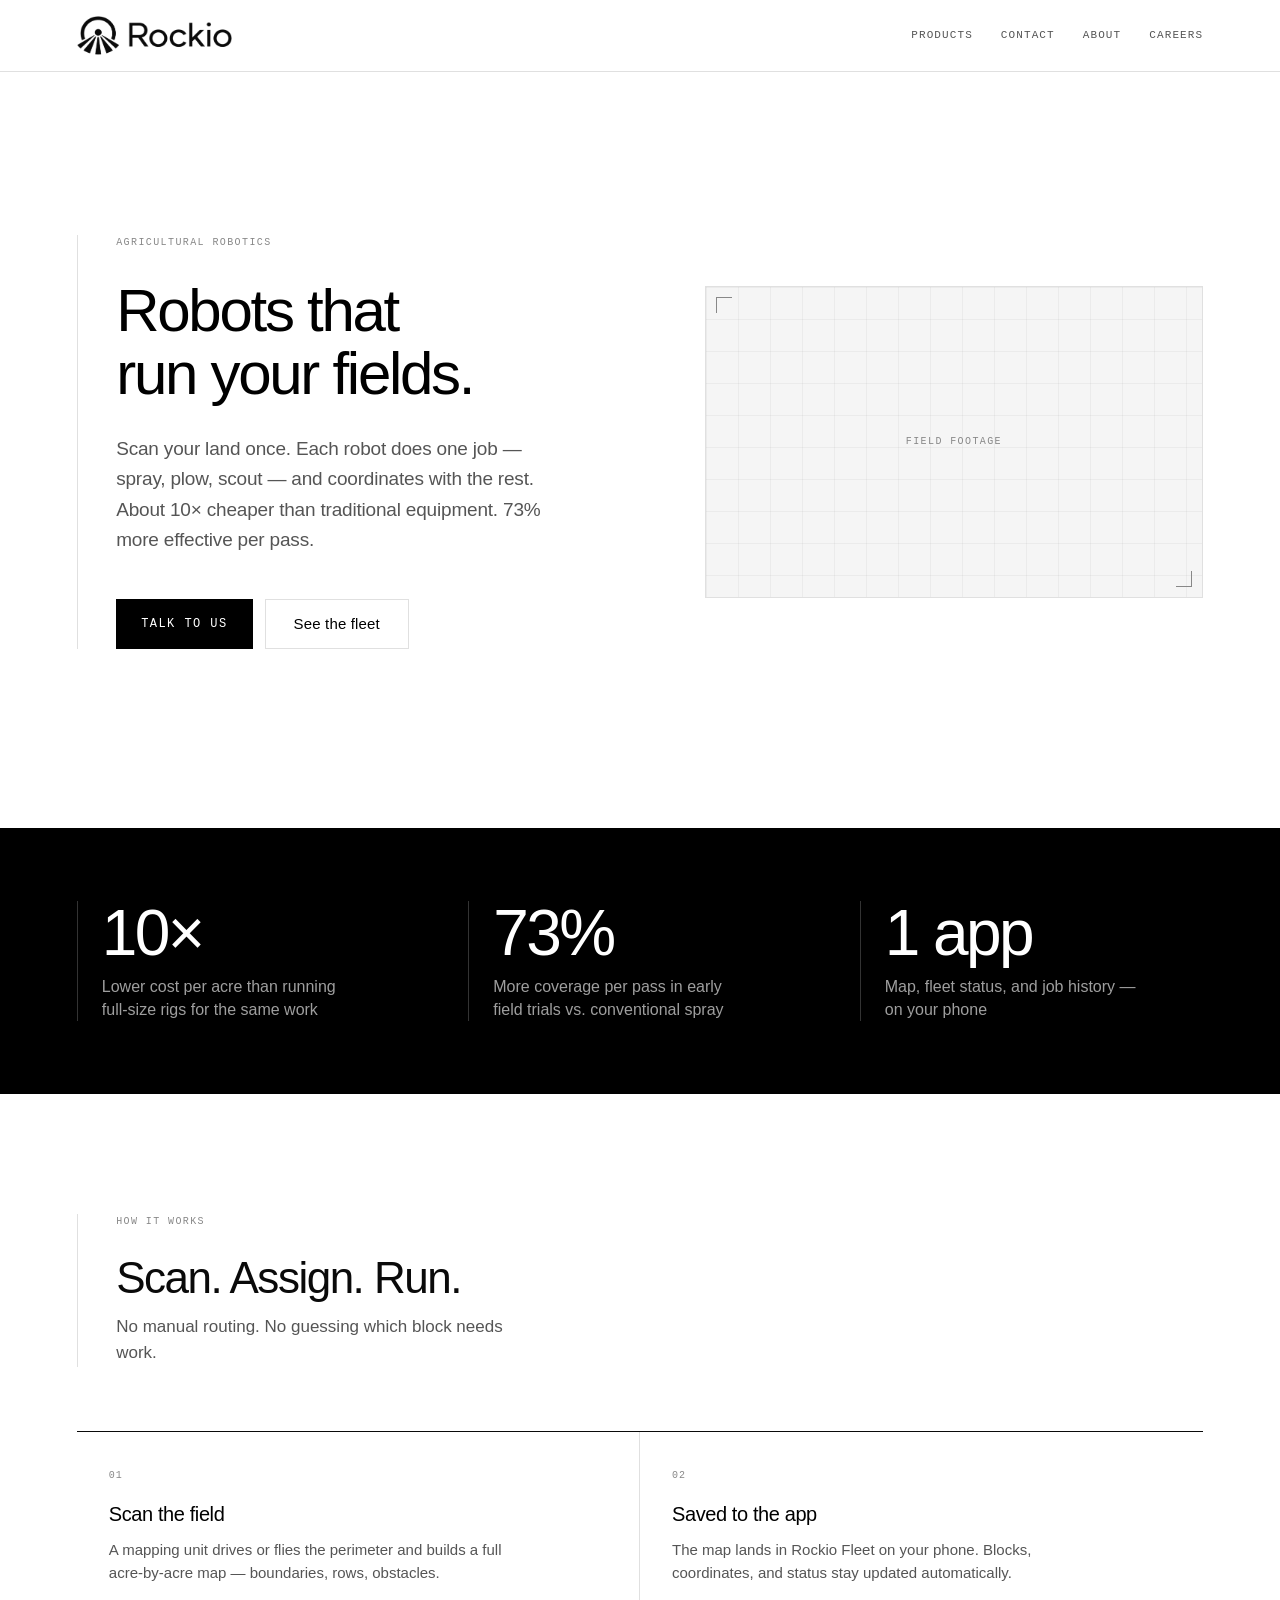
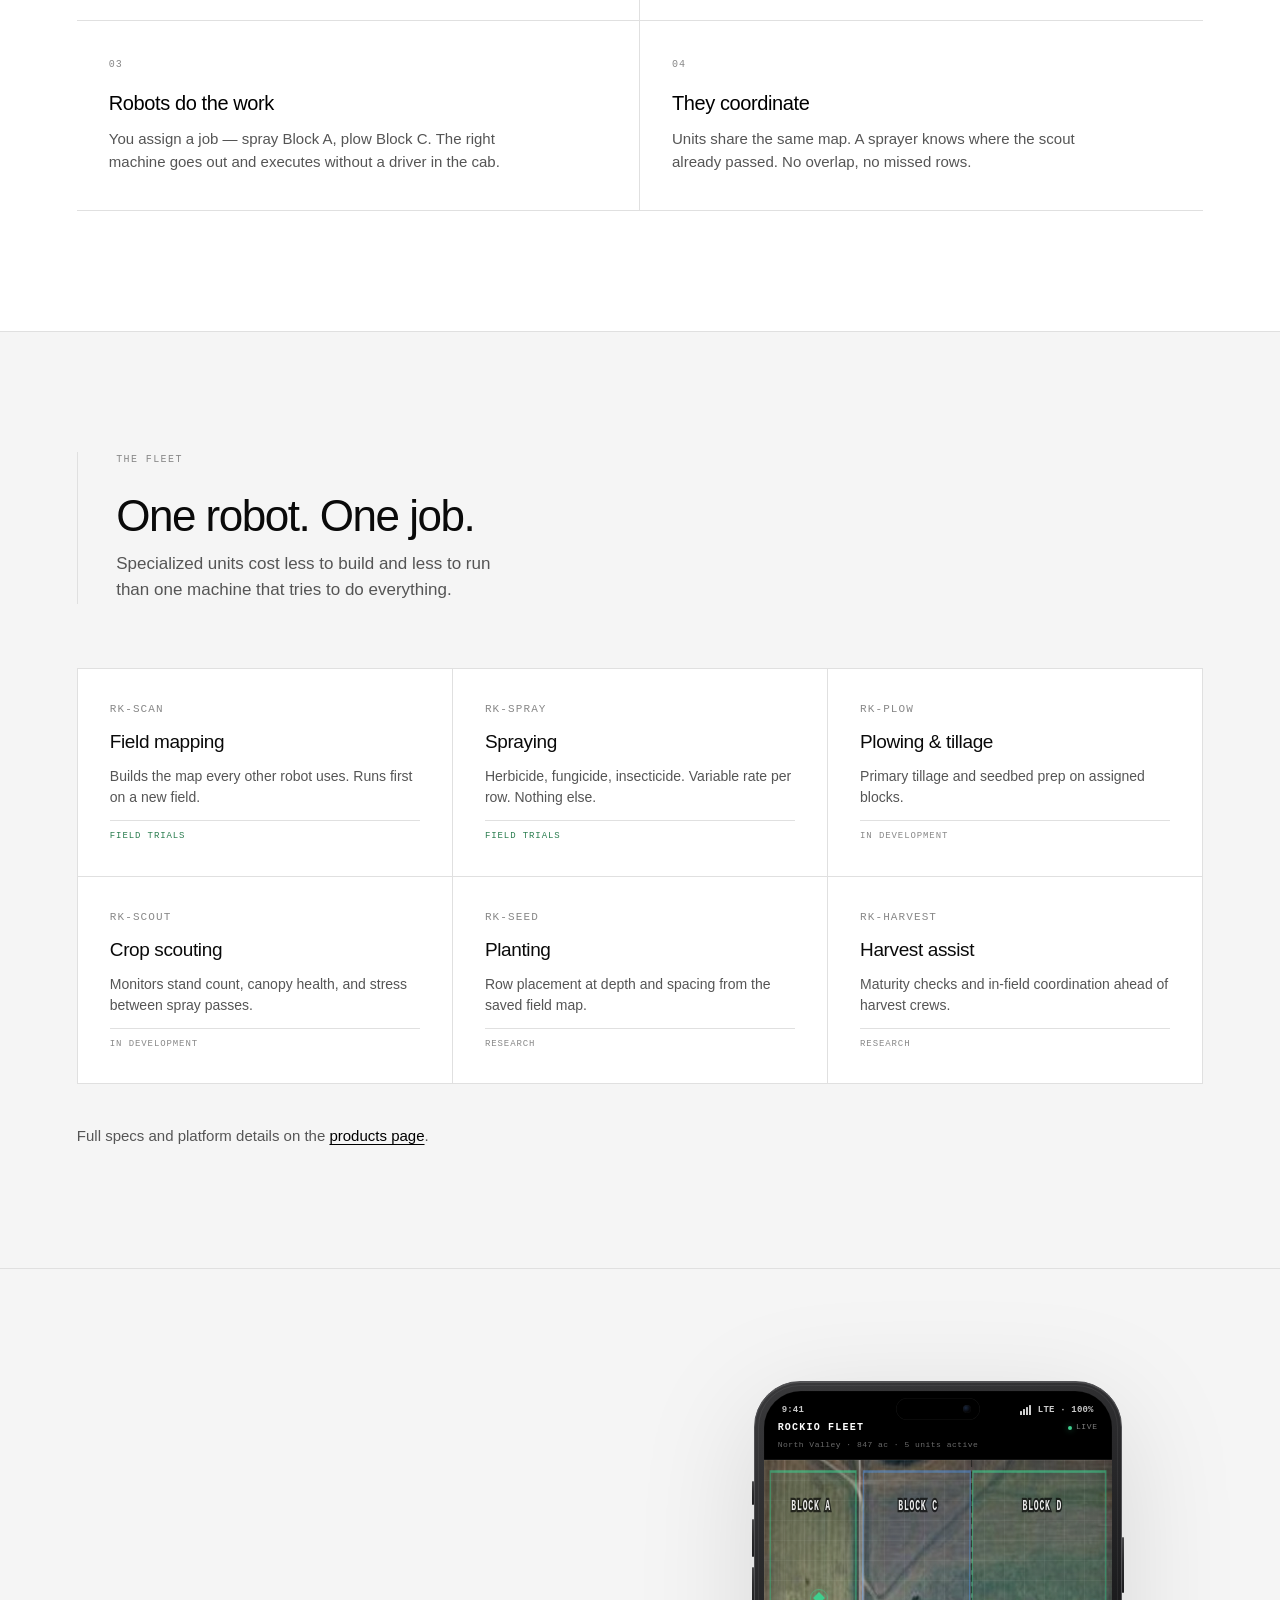
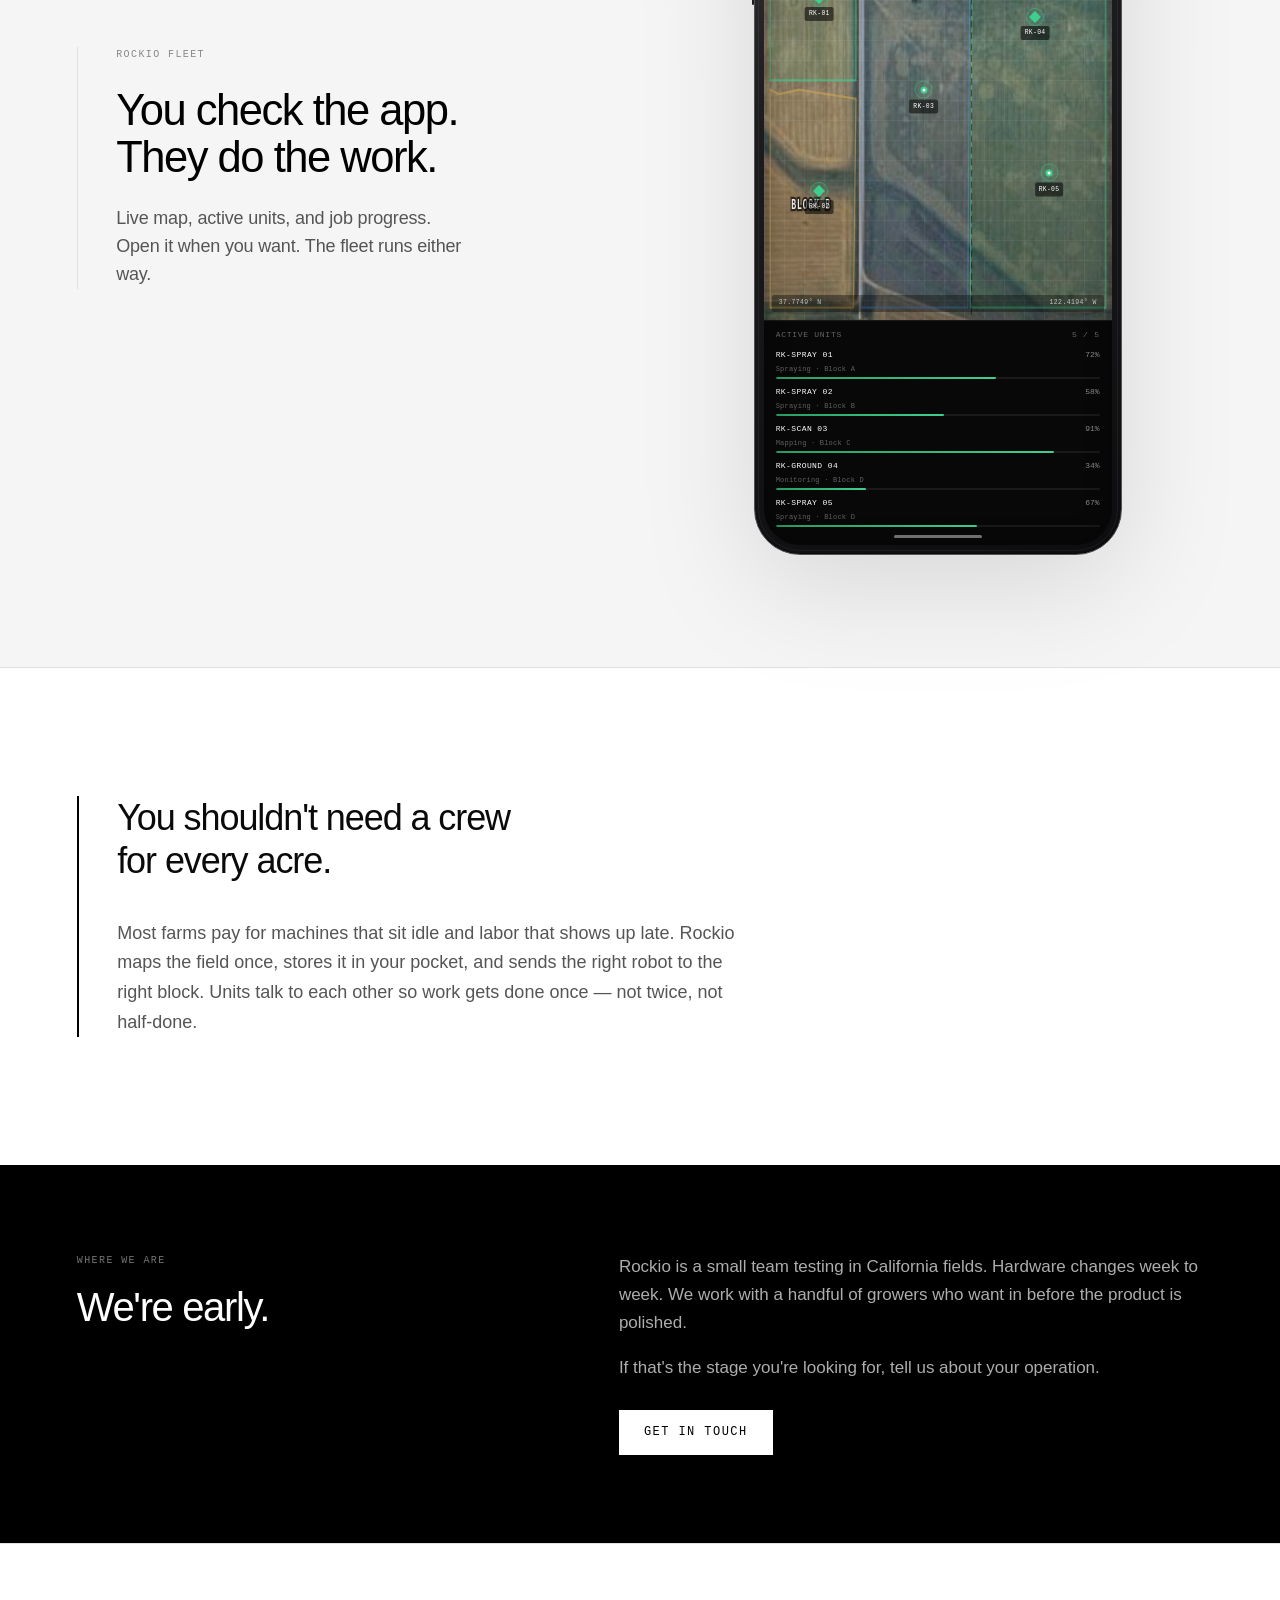
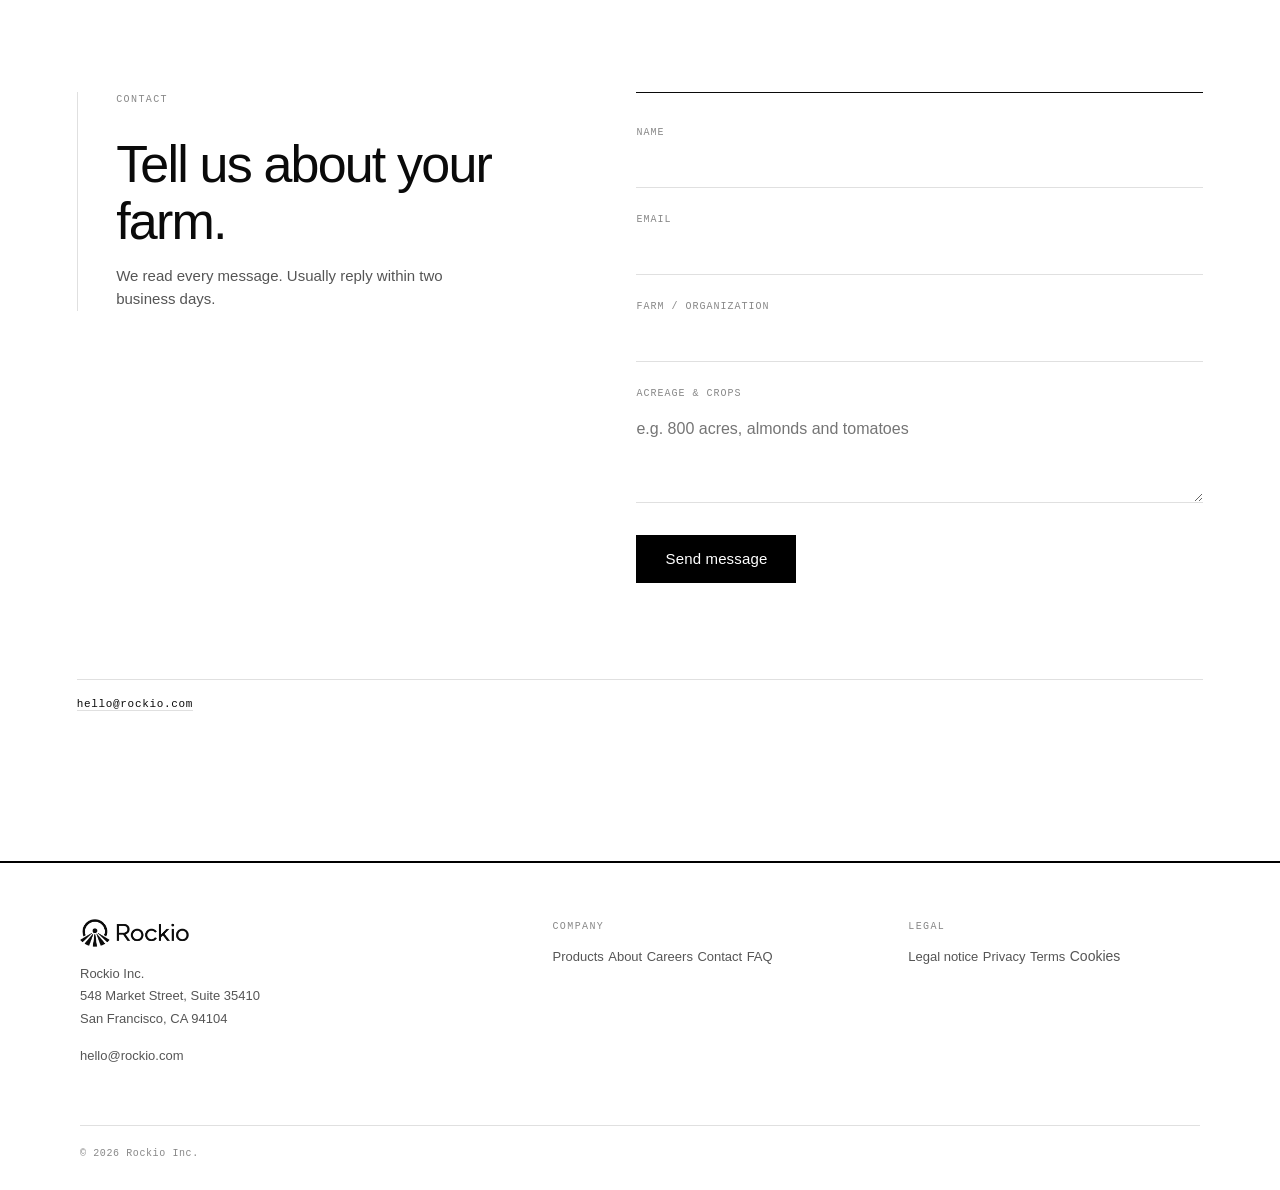
<file: index.html>
<!DOCTYPE html>
<html lang="en">
<head>
  <meta charset="UTF-8">
  <meta name="viewport" content="width=device-width, initial-scale=1.0, viewport-fit=cover">
  <title>Rockio — Autonomous Farm Robots</title>
  <meta name="description" content="Rockio builds autonomous robots for agriculture — 10× cheaper, 73% more effective. Scan your fields, control the fleet from one app.">
  <link rel="stylesheet" href="styles.css">
  <link rel="stylesheet" href="video-slot.css">
  <link rel="stylesheet" href="hero-app.css">
  <link rel="stylesheet" href="authority.css">
  <link rel="stylesheet" href="home.css">
</head>
<body data-page="home">

  <header class="site-header">
    <a href="index.html" class="logo" aria-label="Rockio">
      <img src="images/logo-header.png" alt="Rockio" class="logo-img" width="187" height="48">
    </a>
    <nav class="site-nav" aria-label="Primary">
      <div class="site-nav-links">
        <a href="products.html">Products</a>
        <a href="#contact">Contact</a>
        <a href="about.html">About</a>
        <a href="careers.html">Careers</a>
      </div>
    </nav>
    <button class="menu-toggle" aria-label="Open menu" aria-expanded="false">
      <span></span>
      <span></span>
    </button>
  </header>

  <div class="mobile-menu" aria-hidden="true">
    <nav aria-label="Mobile">
      <a href="products.html">Products</a>
      <a href="#contact">Contact</a>
      <a href="about.html">About</a>
      <a href="careers.html">Careers</a>
    </nav>
  </div>

  <main>

    <section class="home-hero">
      <div class="home-hero-inner">
        <div class="home-hero-copy">
          <p class="home-eyebrow">Agricultural robotics</p>
          <h1 class="home-hero-title">Robots that run your fields.</h1>
          <p class="home-hero-lead">Scan your land once. Each robot does one job — spray, plow, scout — and coordinates with the rest. About 10× cheaper than traditional equipment. 73% more effective per pass.</p>
          <div class="home-hero-actions">
            <a href="#contact" class="cta">Talk to us</a>
            <a href="#fleet" class="cta-secondary">See the fleet</a>
          </div>
        </div>
        <figure class="home-hero-visual hero-video-wrap" aria-label="Rockio robots in the field">
          <div class="hero-video video-slot-frame">
            <video class="hero-video-player video-slot-player" autoplay muted loop playsinline preload="metadata" title="Rockio field operations">
              <!-- <source src="videos/hero.mp4" type="video/mp4"> -->
            </video>
            <div class="video-slot-placeholder hero-video-placeholder">
              <span class="video-slot-label">Field footage</span>
            </div>
          </div>
        </figure>
      </div>
    </section>

    <section class="home-stats" aria-label="Key metrics">
      <div class="home-stats-inner">
        <div class="home-stat">
          <p class="home-stat-value">10×</p>
          <p class="home-stat-label">Lower cost per acre than running full-size rigs for the same work</p>
        </div>
        <div class="home-stat">
          <p class="home-stat-value">73%</p>
          <p class="home-stat-label">More coverage per pass in early field trials vs. conventional spray</p>
        </div>
        <div class="home-stat">
          <p class="home-stat-value">1 app</p>
          <p class="home-stat-label">Map, fleet status, and job history — on your phone</p>
        </div>
      </div>
    </section>

    <section class="home-flow" id="how" aria-labelledby="how-title">
      <div class="home-flow-inner">
        <header class="home-section-header">
          <p class="home-section-label">How it works</p>
          <h2 class="home-section-title" id="how-title">Scan. Assign. Run.</h2>
          <p class="home-section-lead">No manual routing. No guessing which block needs work.</p>
        </header>
        <ol class="home-flow-steps">
          <li class="home-flow-step">
            <span class="home-flow-step-num">01</span>
            <span class="home-flow-step-title">Scan the field</span>
            <p class="home-flow-step-text">A mapping unit drives or flies the perimeter and builds a full acre-by-acre map — boundaries, rows, obstacles.</p>
          </li>
          <li class="home-flow-step">
            <span class="home-flow-step-num">02</span>
            <span class="home-flow-step-title">Saved to the app</span>
            <p class="home-flow-step-text">The map lands in Rockio Fleet on your phone. Blocks, coordinates, and status stay updated automatically.</p>
          </li>
          <li class="home-flow-step">
            <span class="home-flow-step-num">03</span>
            <span class="home-flow-step-title">Robots do the work</span>
            <p class="home-flow-step-text">You assign a job — spray Block A, plow Block C. The right machine goes out and executes without a driver in the cab.</p>
          </li>
          <li class="home-flow-step">
            <span class="home-flow-step-num">04</span>
            <span class="home-flow-step-title">They coordinate</span>
            <p class="home-flow-step-text">Units share the same map. A sprayer knows where the scout already passed. No overlap, no missed rows.</p>
          </li>
        </ol>
      </div>
    </section>

    <section class="home-fleet" id="fleet" aria-labelledby="fleet-title">
      <div class="home-fleet-inner">
        <header class="home-section-header">
          <p class="home-section-label">The fleet</p>
          <h2 class="home-section-title" id="fleet-title">One robot. One job.</h2>
          <p class="home-section-lead">Specialized units cost less to build and less to run than one machine that tries to do everything.</p>
        </header>
        <div class="home-fleet-grid">
          <article class="home-robot-card">
            <span class="home-robot-id">RK-SCAN</span>
            <h3 class="home-robot-name">Field mapping</h3>
            <p class="home-robot-desc">Builds the map every other robot uses. Runs first on a new field.</p>
            <span class="home-robot-status home-robot-status--live">Field trials</span>
          </article>
          <article class="home-robot-card">
            <span class="home-robot-id">RK-SPRAY</span>
            <h3 class="home-robot-name">Spraying</h3>
            <p class="home-robot-desc">Herbicide, fungicide, insecticide. Variable rate per row. Nothing else.</p>
            <span class="home-robot-status home-robot-status--live">Field trials</span>
          </article>
          <article class="home-robot-card">
            <span class="home-robot-id">RK-PLOW</span>
            <h3 class="home-robot-name">Plowing &amp; tillage</h3>
            <p class="home-robot-desc">Primary tillage and seedbed prep on assigned blocks.</p>
            <span class="home-robot-status">In development</span>
          </article>
          <article class="home-robot-card">
            <span class="home-robot-id">RK-SCOUT</span>
            <h3 class="home-robot-name">Crop scouting</h3>
            <p class="home-robot-desc">Monitors stand count, canopy health, and stress between spray passes.</p>
            <span class="home-robot-status">In development</span>
          </article>
          <article class="home-robot-card">
            <span class="home-robot-id">RK-SEED</span>
            <h3 class="home-robot-name">Planting</h3>
            <p class="home-robot-desc">Row placement at depth and spacing from the saved field map.</p>
            <span class="home-robot-status">Research</span>
          </article>
          <article class="home-robot-card">
            <span class="home-robot-id">RK-HARVEST</span>
            <h3 class="home-robot-name">Harvest assist</h3>
            <p class="home-robot-desc">Maturity checks and in-field coordination ahead of harvest crews.</p>
            <span class="home-robot-status">Research</span>
          </article>
        </div>
        <p class="home-fleet-foot">Full specs and platform details on the <a href="products.html">products page</a>.</p>
      </div>
    </section>

    <section class="app-showcase home-app" aria-labelledby="app-showcase-title">
      <div class="app-showcase-inner">
        <header class="app-showcase-copy">
          <p class="home-section-label">Rockio Fleet</p>
          <h2 class="app-showcase-title" id="app-showcase-title">You check the app. They do the work.</h2>
          <p class="app-showcase-lead">Live map, active units, and job progress. Open it when you want. The fleet runs either way.</p>
        </header>
        <div id="app-showcase-phone" class="app-showcase-device" aria-hidden="true"></div>
      </div>
    </section>

    <section class="home-statement" aria-label="Why Rockio">
      <div class="home-statement-inner">
        <p class="home-statement-hook">You shouldn't need a crew for every acre.</p>
        <p class="home-statement-body">Most farms pay for machines that sit idle and labor that shows up late. Rockio maps the field once, stores it in your pocket, and sends the right robot to the right block. Units talk to each other so work gets done once — not twice, not half-done.</p>
      </div>
    </section>

    <section class="home-early" aria-labelledby="early-title">
      <div class="home-early-inner">
        <div>
          <p class="home-early-label">Where we are</p>
          <h2 class="home-early-title" id="early-title">We're early.</h2>
        </div>
        <div>
          <p class="home-early-text">Rockio is a small team testing in California fields. Hardware changes week to week. We work with a handful of growers who want in before the product is polished.</p>
          <p class="home-early-text">If that's the stage you're looking for, tell us about your operation.</p>
          <a href="#contact" class="cta">Get in touch</a>
        </div>
      </div>
    </section>

    <section class="home-contact" id="contact" aria-labelledby="contact-title">
      <div class="home-contact-inner">
        <header class="home-contact-header">
          <p class="home-contact-label">Contact</p>
          <h2 class="home-contact-title" id="contact-title">Tell us about your farm.</h2>
          <p class="home-contact-note">We read every message. Usually reply within two business days.</p>
        </header>
        <form class="home-contact-form contact-form" method="post">
          <p class="form-status" role="status" aria-live="polite" hidden></p>
          <label>
            <span>Name</span>
            <input type="text" name="name" required autocomplete="name">
          </label>
          <label>
            <span>Email</span>
            <input type="email" name="email" required autocomplete="email">
          </label>
          <label>
            <span>Farm / organization</span>
            <input type="text" name="organization" autocomplete="organization">
          </label>
          <label>
            <span>Acreage &amp; crops</span>
            <textarea name="message" rows="4" required placeholder="e.g. 800 acres, almonds and tomatoes"></textarea>
          </label>
          <button type="submit" class="cta">Send message</button>
        </form>
        <p class="home-contact-direct"><a href="mailto:hello@rockio.com">hello@rockio.com</a></p>
      </div>
    </section>

  </main>

  <footer class="site-footer"></footer>

  <script src="form-config.js"></script>
  <script src="partials.js"></script>
  <script src="phone-mockup.js"></script>
  <script src="script.js"></script>
</body>
</html>
</file>
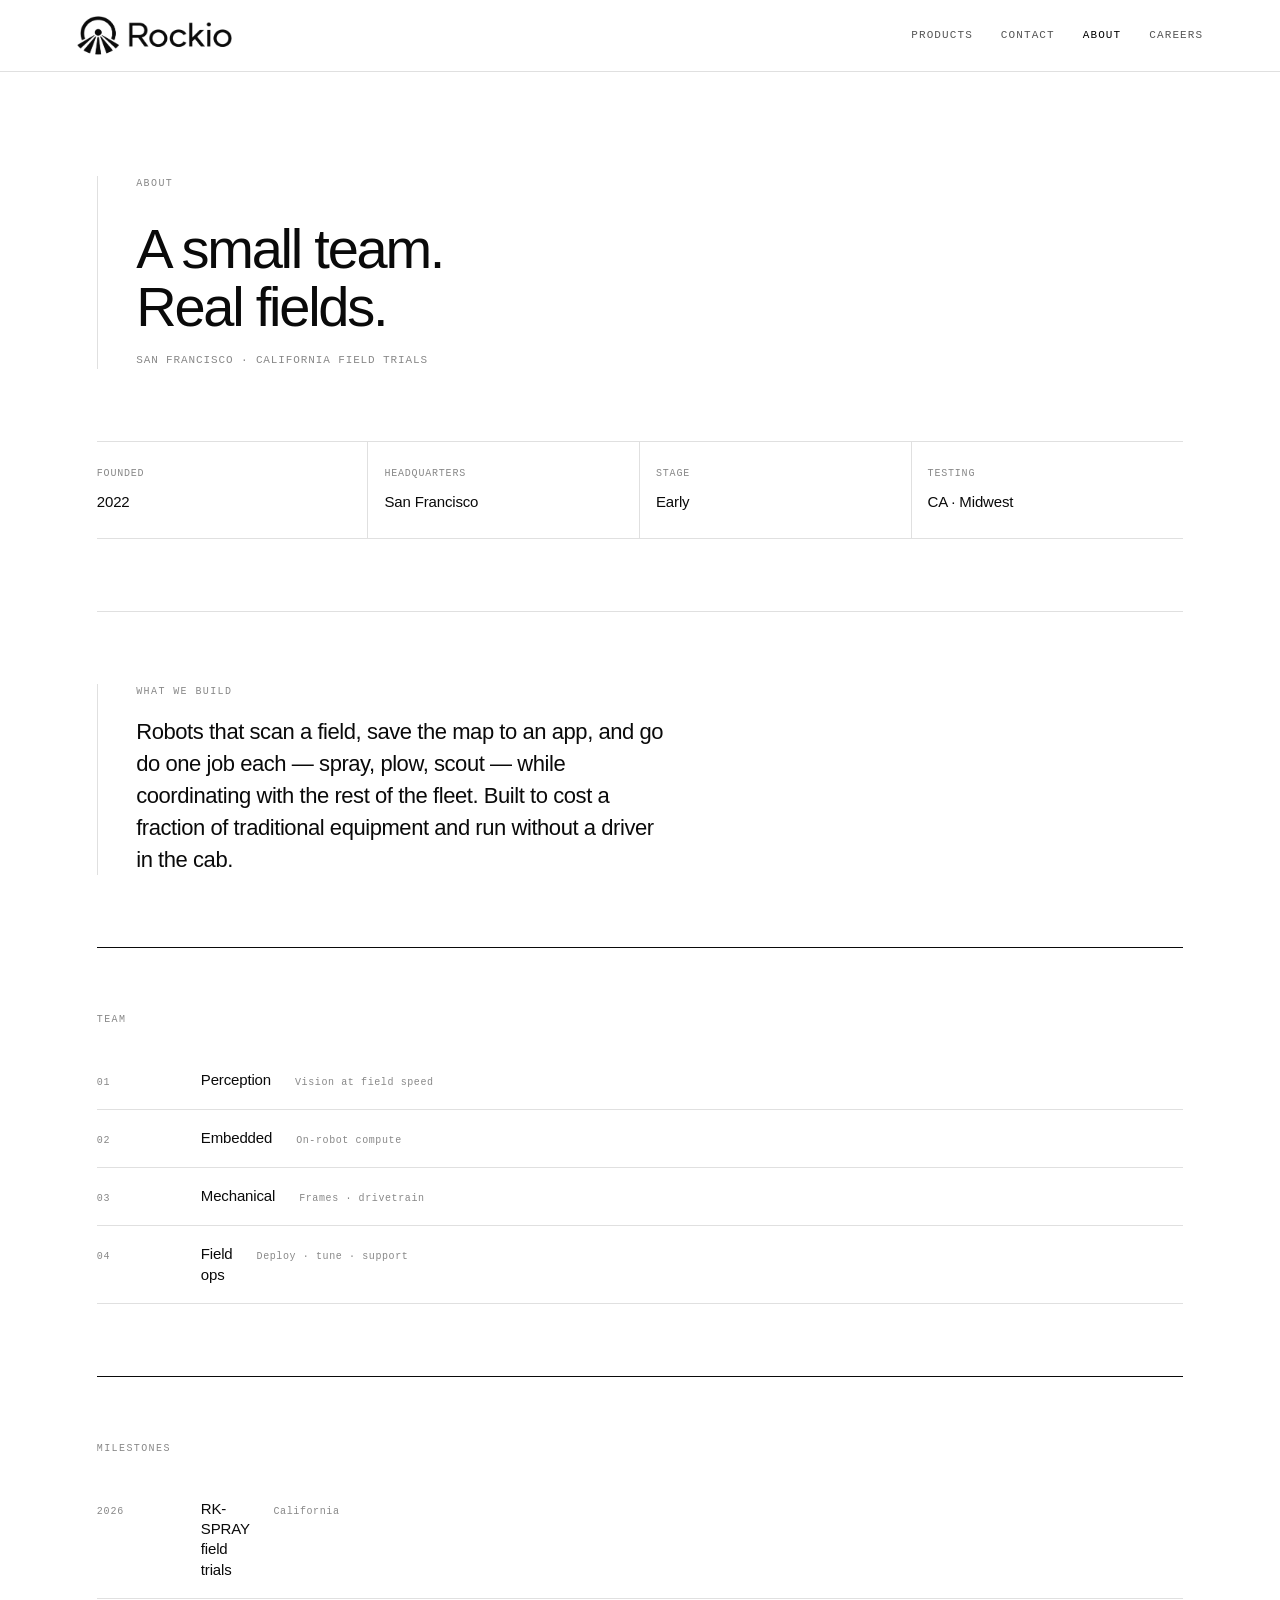
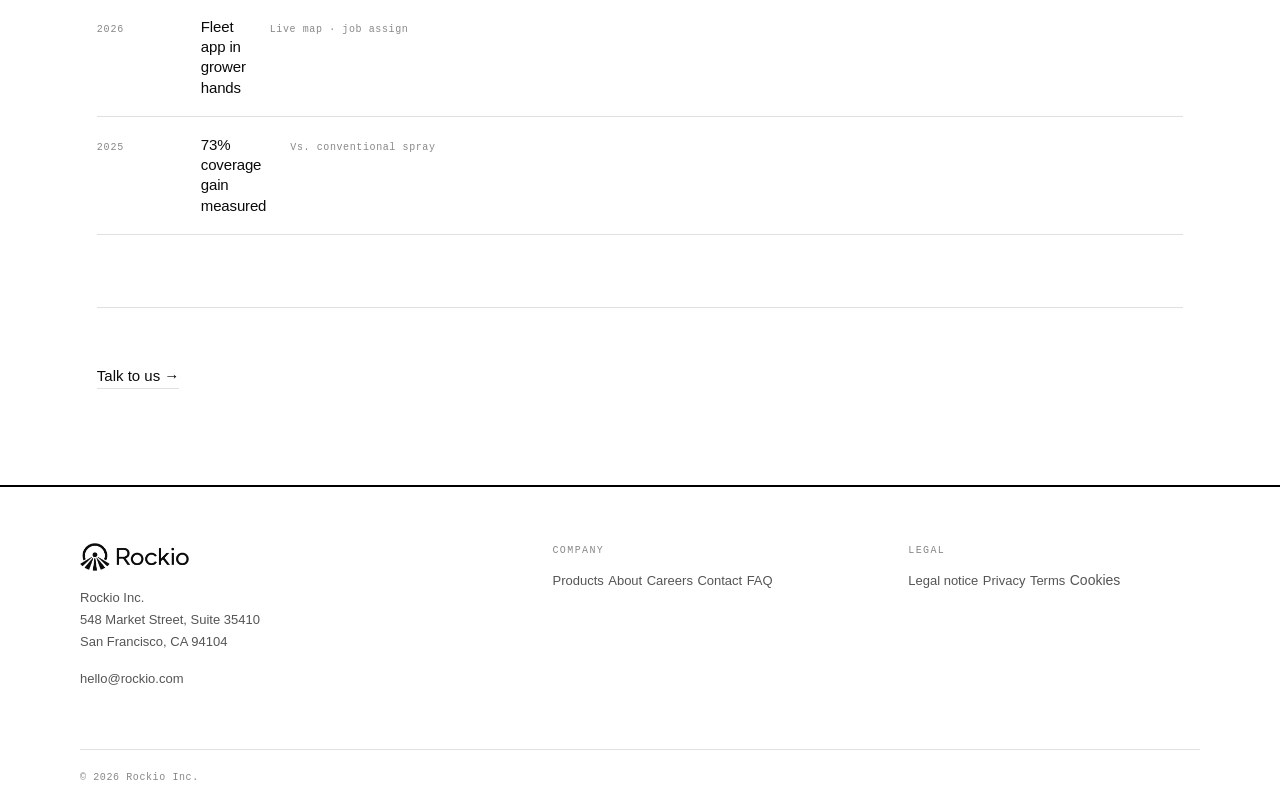
<file: about.html>
<!DOCTYPE html>
<html lang="en">
<head>
  <meta charset="UTF-8">
  <meta name="viewport" content="width=device-width, initial-scale=1.0, viewport-fit=cover">
  <title>About — Rockio</title>
  <meta name="description" content="Rockio — a small team building autonomous farm robots in San Francisco.">
  <link rel="stylesheet" href="styles.css">
  <link rel="stylesheet" href="authority.css">
</head>
<body data-page="about">

  <header class="site-header">
    <a href="index.html" class="logo" aria-label="Rockio">
      <img src="images/logo-header.png" alt="Rockio" class="logo-img" width="187" height="48">
    </a>
    <nav class="site-nav" aria-label="Primary">
      <div class="site-nav-links">
        <a href="products.html">Products</a>
        <a href="contact.html">Contact</a>
        <a href="about.html">About</a>
        <a href="careers.html">Careers</a>
      </div>
    </nav>
    <button class="menu-toggle" aria-label="Open menu" aria-expanded="false">
      <span></span>
      <span></span>
    </button>
  </header>

  <div class="mobile-menu" aria-hidden="true">
    <nav aria-label="Mobile">
      <a href="products.html">Products</a>
      <a href="contact.html">Contact</a>
      <a href="about.html">About</a>
      <a href="careers.html">Careers</a>
    </nav>
  </div>

  <main class="site-page">
    <div class="page-shell">

      <section class="page-intro">
        <header class="farm-cycle-header page-intro-header">
          <p class="farm-cycle-label">About</p>
          <h1 class="farm-cycle-title">A small team. Real fields.</h1>
          <p class="farm-cycle-lead">San Francisco · California field trials</p>
        </header>
        <div class="page-facts" aria-label="Company facts">
          <div class="page-fact">
            <p class="page-fact-label">Founded</p>
            <p class="page-fact-value">2022</p>
          </div>
          <div class="page-fact">
            <p class="page-fact-label">Headquarters</p>
            <p class="page-fact-value">San Francisco</p>
          </div>
          <div class="page-fact">
            <p class="page-fact-label">Stage</p>
            <p class="page-fact-value">Early</p>
          </div>
          <div class="page-fact">
            <p class="page-fact-label">Testing</p>
            <p class="page-fact-value">CA · Midwest</p>
          </div>
        </div>
      </section>

      <section class="page-doctrine">
        <div class="page-doctrine-inner">
          <p class="page-doctrine-label">What we build</p>
          <p class="page-doctrine-text">Robots that scan a field, save the map to an app, and go do one job each — spray, plow, scout — while coordinating with the rest of the fleet. Built to cost a fraction of traditional equipment and run without a driver in the cab.</p>
        </div>
      </section>

      <section class="page-block" aria-labelledby="team-label">
        <h2 class="page-block-label" id="team-label">Team</h2>
        <ol class="farm-cycle-steps">
          <li>
            <span class="page-row-link">
              <span class="farm-cycle-step-num">01</span>
              <span class="farm-cycle-step-name">Perception</span>
              <span class="farm-cycle-step-meta">Vision at field speed</span>
            </span>
          </li>
          <li>
            <span class="page-row-link">
              <span class="farm-cycle-step-num">02</span>
              <span class="farm-cycle-step-name">Embedded</span>
              <span class="farm-cycle-step-meta">On-robot compute</span>
            </span>
          </li>
          <li>
            <span class="page-row-link">
              <span class="farm-cycle-step-num">03</span>
              <span class="farm-cycle-step-name">Mechanical</span>
              <span class="farm-cycle-step-meta">Frames · drivetrain</span>
            </span>
          </li>
          <li>
            <span class="page-row-link">
              <span class="farm-cycle-step-num">04</span>
              <span class="farm-cycle-step-name">Field ops</span>
              <span class="farm-cycle-step-meta">Deploy · tune · support</span>
            </span>
          </li>
        </ol>
      </section>

      <section class="page-block" aria-labelledby="milestones-label">
        <h2 class="page-block-label" id="milestones-label">Milestones</h2>
        <ol class="farm-cycle-steps">
          <li>
            <span class="page-row-link">
              <span class="farm-cycle-step-num">2026</span>
              <span class="farm-cycle-step-name">RK-SPRAY field trials</span>
              <span class="farm-cycle-step-meta">California</span>
            </span>
          </li>
          <li>
            <span class="page-row-link">
              <span class="farm-cycle-step-num">2026</span>
              <span class="farm-cycle-step-name">Fleet app in grower hands</span>
              <span class="farm-cycle-step-meta">Live map · job assign</span>
            </span>
          </li>
          <li>
            <span class="page-row-link">
              <span class="farm-cycle-step-num">2025</span>
              <span class="farm-cycle-step-name">73% coverage gain measured</span>
              <span class="farm-cycle-step-meta">Vs. conventional spray</span>
            </span>
          </li>
        </ol>
      </section>

      <section class="page-foot">
        <a href="contact.html" class="page-foot-link">Talk to us →</a>
      </section>

    </div>
  </main>

  <footer class="site-footer"></footer>

  <script src="partials.js"></script>
  <script src="script.js"></script>
</body>
</html>
</file>
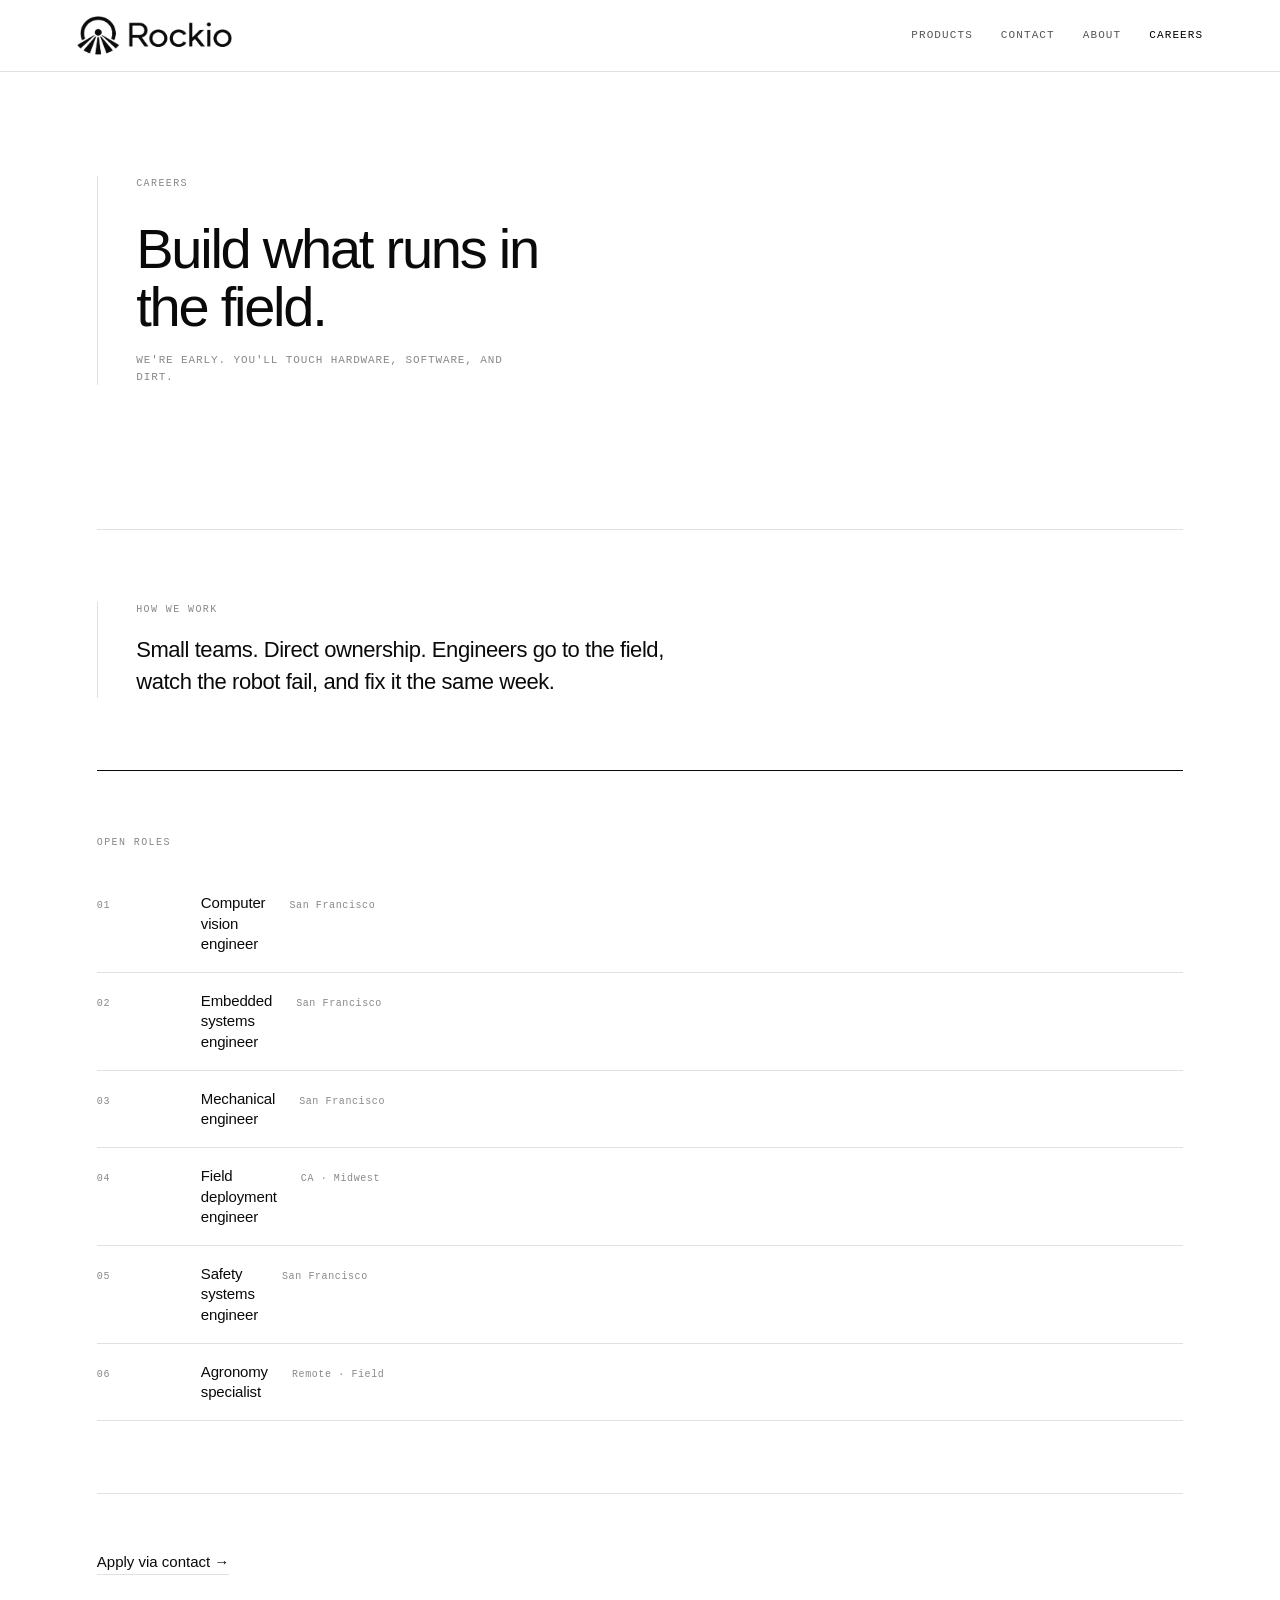
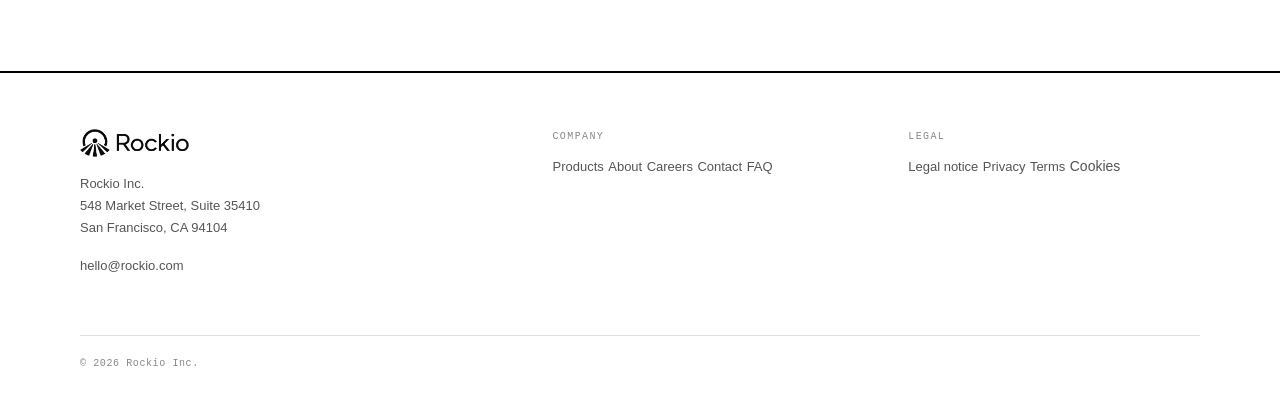
<file: careers.html>
<!DOCTYPE html>
<html lang="en">
<head>
  <meta charset="UTF-8">
  <meta name="viewport" content="width=device-width, initial-scale=1.0, viewport-fit=cover">
  <title>Careers — Rockio</title>
  <meta name="description" content="Careers at Rockio — build farm robots that ship to the field.">
  <link rel="stylesheet" href="styles.css">
  <link rel="stylesheet" href="authority.css">
</head>
<body data-page="careers">

  <header class="site-header">
    <a href="index.html" class="logo" aria-label="Rockio">
      <img src="images/logo-header.png" alt="Rockio" class="logo-img" width="187" height="48">
    </a>
    <nav class="site-nav" aria-label="Primary">
      <div class="site-nav-links">
        <a href="products.html">Products</a>
        <a href="contact.html">Contact</a>
        <a href="about.html">About</a>
        <a href="careers.html">Careers</a>
      </div>
    </nav>
    <button class="menu-toggle" aria-label="Open menu" aria-expanded="false">
      <span></span>
      <span></span>
    </button>
  </header>

  <div class="mobile-menu" aria-hidden="true">
    <nav aria-label="Mobile">
      <a href="products.html">Products</a>
      <a href="contact.html">Contact</a>
      <a href="about.html">About</a>
      <a href="careers.html">Careers</a>
    </nav>
  </div>

  <main class="site-page">
    <div class="page-shell">

      <section class="page-intro">
        <header class="farm-cycle-header page-intro-header">
          <p class="farm-cycle-label">Careers</p>
          <h1 class="farm-cycle-title">Build what runs in the field.</h1>
          <p class="farm-cycle-lead">We're early. You'll touch hardware, software, and dirt.</p>
        </header>
      </section>

      <section class="page-doctrine">
        <div class="page-doctrine-inner">
          <p class="page-doctrine-label">How we work</p>
          <p class="page-doctrine-text">Small teams. Direct ownership. Engineers go to the field, watch the robot fail, and fix it the same week.</p>
        </div>
      </section>

      <section class="page-block" aria-labelledby="roles-label">
        <h2 class="page-block-label" id="roles-label">Open roles</h2>
        <ol class="farm-cycle-steps">
          <li>
            <a href="contact.html" class="page-row-link">
              <span class="farm-cycle-step-num">01</span>
              <span class="farm-cycle-step-name">Computer vision engineer</span>
              <span class="farm-cycle-step-meta">San Francisco</span>
            </a>
          </li>
          <li>
            <a href="contact.html" class="page-row-link">
              <span class="farm-cycle-step-num">02</span>
              <span class="farm-cycle-step-name">Embedded systems engineer</span>
              <span class="farm-cycle-step-meta">San Francisco</span>
            </a>
          </li>
          <li>
            <a href="contact.html" class="page-row-link">
              <span class="farm-cycle-step-num">03</span>
              <span class="farm-cycle-step-name">Mechanical engineer</span>
              <span class="farm-cycle-step-meta">San Francisco</span>
            </a>
          </li>
          <li>
            <a href="contact.html" class="page-row-link">
              <span class="farm-cycle-step-num">04</span>
              <span class="farm-cycle-step-name">Field deployment engineer</span>
              <span class="farm-cycle-step-meta">CA · Midwest</span>
            </a>
          </li>
          <li>
            <a href="contact.html" class="page-row-link">
              <span class="farm-cycle-step-num">05</span>
              <span class="farm-cycle-step-name">Safety systems engineer</span>
              <span class="farm-cycle-step-meta">San Francisco</span>
            </a>
          </li>
          <li>
            <a href="contact.html" class="page-row-link">
              <span class="farm-cycle-step-num">06</span>
              <span class="farm-cycle-step-name">Agronomy specialist</span>
              <span class="farm-cycle-step-meta">Remote · Field</span>
            </a>
          </li>
        </ol>
      </section>

      <section class="page-foot">
        <a href="contact.html" class="page-foot-link">Apply via contact →</a>
      </section>

    </div>
  </main>

  <footer class="site-footer"></footer>

  <script src="partials.js"></script>
  <script src="script.js"></script>
</body>
</html>
</file>
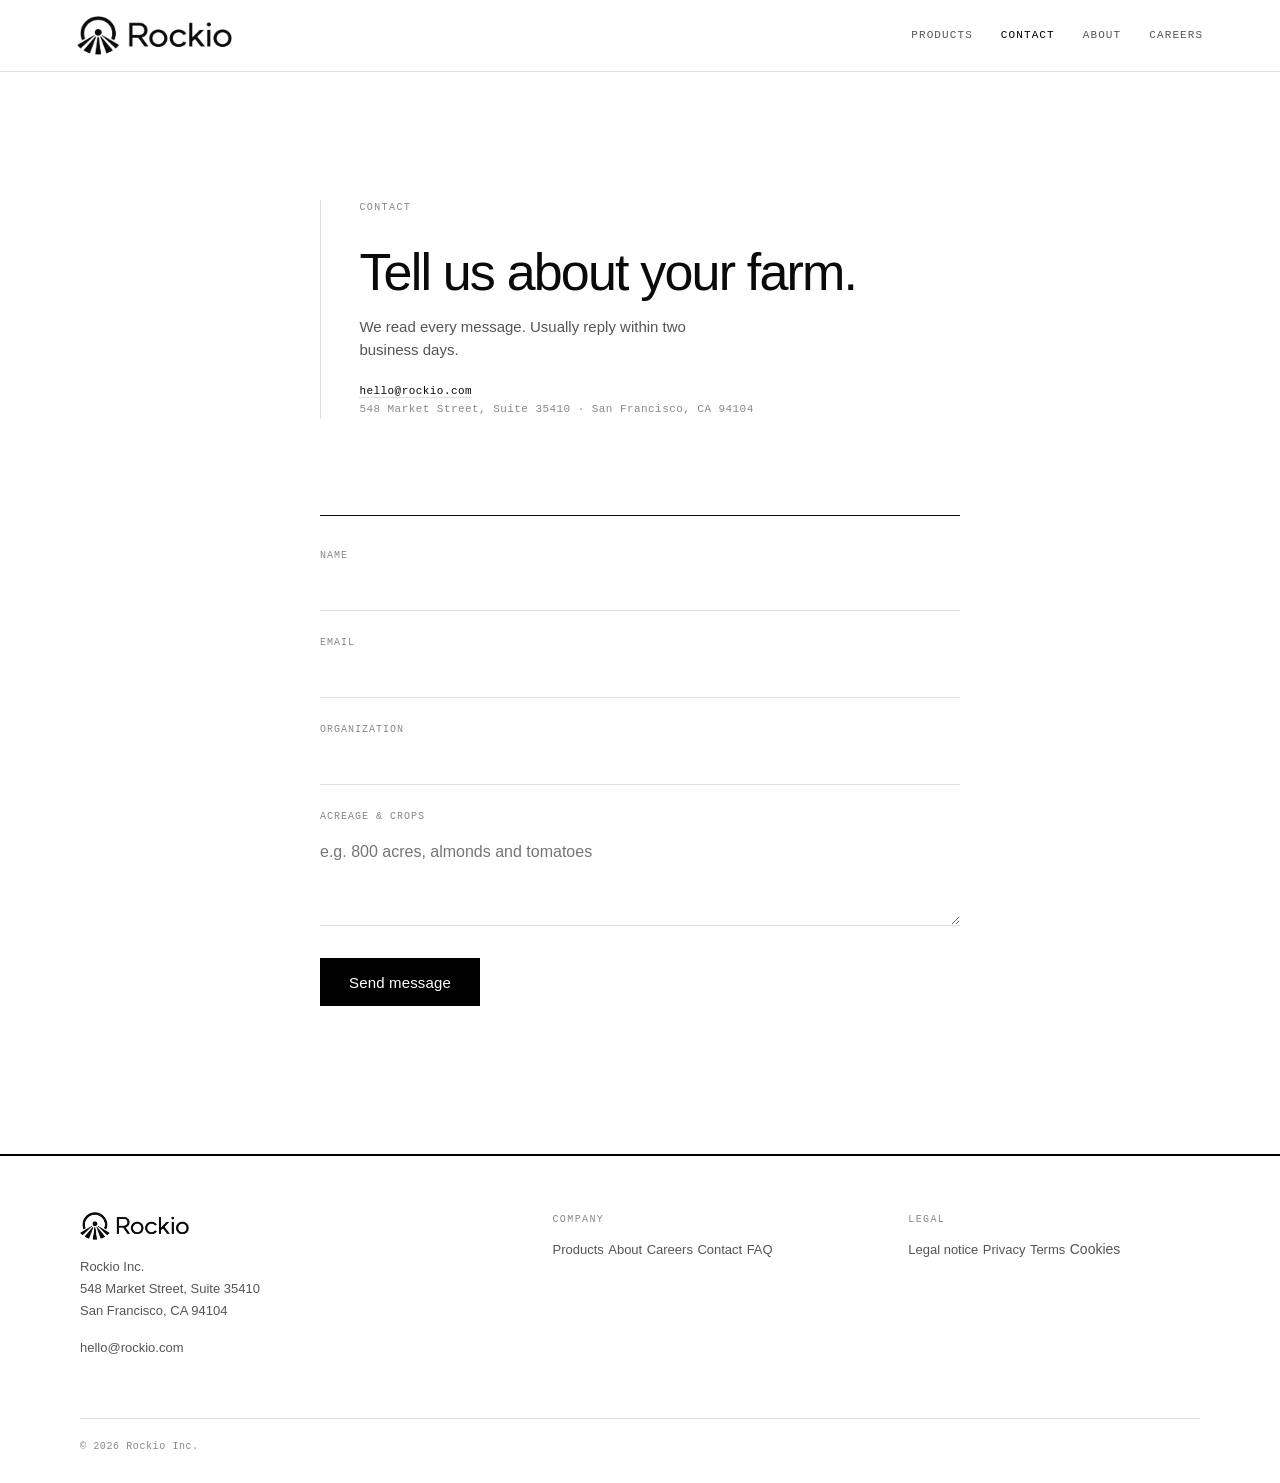
<file: contact.html>
<!DOCTYPE html>
<html lang="en">
<head>
  <meta charset="UTF-8">
  <meta name="viewport" content="width=device-width, initial-scale=1.0, viewport-fit=cover">
  <title>Contact — Rockio</title>
  <meta name="description" content="Contact Rockio.">
  <link rel="stylesheet" href="styles.css">
  <link rel="stylesheet" href="authority.css">
</head>
<body data-page="contact">

  <header class="site-header">
    <a href="index.html" class="logo" aria-label="Rockio">
      <img src="images/logo-header.png" alt="Rockio" class="logo-img" width="187" height="48">
    </a>
    <nav class="site-nav" aria-label="Primary">
      <div class="site-nav-links">
        <a href="products.html">Products</a>
        <a href="contact.html">Contact</a>
        <a href="about.html">About</a>
        <a href="careers.html">Careers</a>
      </div>
    </nav>
    <button class="menu-toggle" aria-label="Open menu" aria-expanded="false">
      <span></span>
      <span></span>
    </button>
  </header>

  <div class="mobile-menu" aria-hidden="true">
    <nav aria-label="Mobile">
      <a href="products.html">Products</a>
      <a href="contact.html">Contact</a>
      <a href="about.html">About</a>
      <a href="careers.html">Careers</a>
    </nav>
  </div>

  <main class="site-page">
    <section class="home-contact home-contact--page">
      <div class="home-contact-inner home-contact-inner--page">
        <header class="home-contact-header page-intro-header">
          <p class="home-contact-label">Contact</p>
          <h1 class="home-contact-title">Tell us about your farm.</h1>
          <p class="home-contact-note">We read every message. Usually reply within two business days.</p>
          <p class="home-contact-direct home-contact-direct--inline">
            <a href="mailto:hello@rockio.com">hello@rockio.com</a><br>
            548 Market Street, Suite 35410 · San Francisco, CA 94104
          </p>
        </header>
        <form class="home-contact-form contact-form" method="post">
          <p class="form-status" role="status" aria-live="polite" hidden></p>
          <label>
            <span>Name</span>
            <input type="text" name="name" required autocomplete="name">
          </label>
          <label>
            <span>Email</span>
            <input type="email" name="email" required autocomplete="email">
          </label>
          <label>
            <span>Organization</span>
            <input type="text" name="organization" autocomplete="organization">
          </label>
          <label>
            <span>Acreage &amp; crops</span>
            <textarea name="message" rows="4" required placeholder="e.g. 800 acres, almonds and tomatoes"></textarea>
          </label>
          <button type="submit" class="cta">Send message</button>
        </form>
      </div>
    </section>
  </main>

  <footer class="site-footer"></footer>

  <script src="form-config.js"></script>
  <script src="partials.js"></script>
  <script src="script.js"></script>
</body>
</html>
</file>
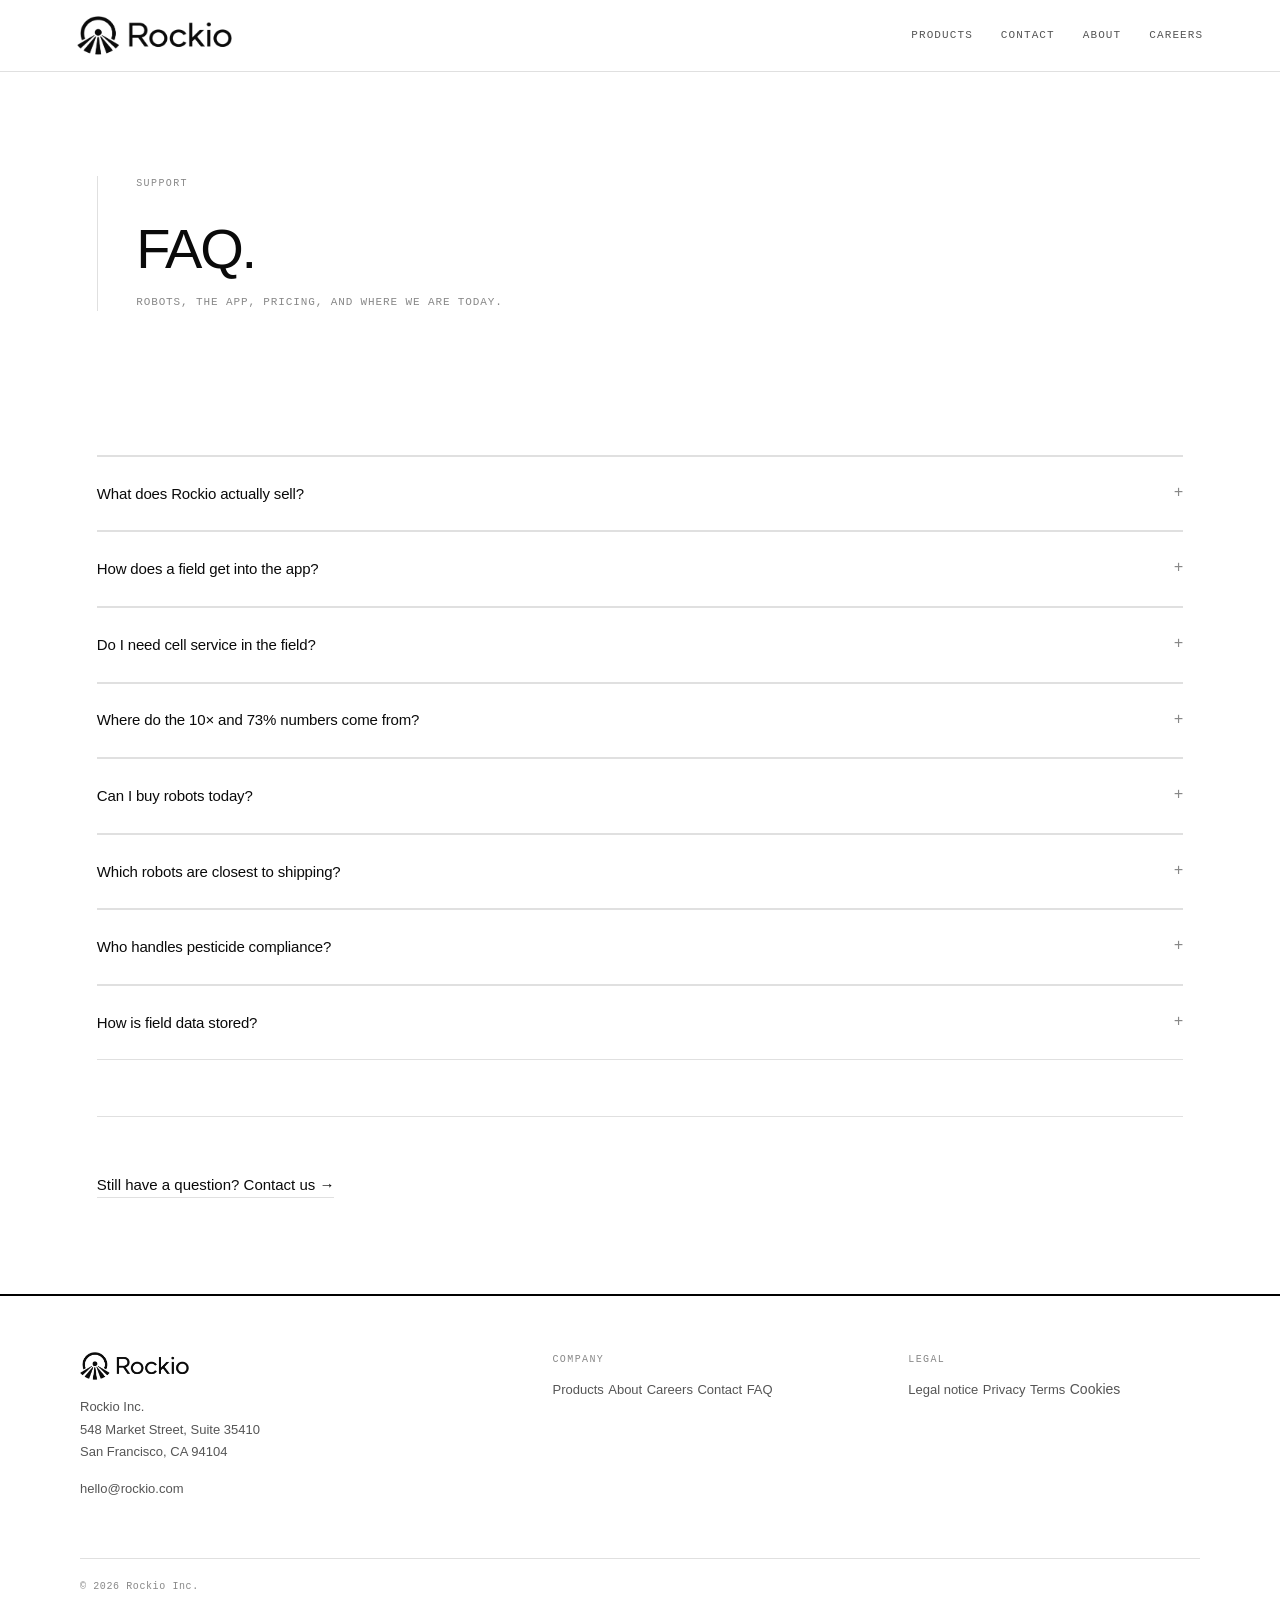
<file: faq.html>
<!DOCTYPE html>
<html lang="en">
<head>
  <meta charset="UTF-8">
  <meta name="viewport" content="width=device-width, initial-scale=1.0, viewport-fit=cover">
  <title>FAQ — Rockio</title>
  <meta name="description" content="Common questions about Rockio autonomous farm robots, the fleet app, and field trials.">
  <link rel="stylesheet" href="styles.css">
  <link rel="stylesheet" href="authority.css">
</head>
<body data-page="faq">

  <header class="site-header">
    <a href="index.html" class="logo" aria-label="Rockio">
      <img src="images/logo-header.png" alt="Rockio" class="logo-img" width="187" height="48">
    </a>
    <nav class="site-nav" aria-label="Primary">
      <div class="site-nav-links">
        <a href="products.html">Products</a>
        <a href="contact.html">Contact</a>
        <a href="about.html">About</a>
        <a href="careers.html">Careers</a>
      </div>
    </nav>
    <button class="menu-toggle" aria-label="Open menu" aria-expanded="false"><span></span><span></span></button>
  </header>

  <div class="mobile-menu" aria-hidden="true">
    <nav aria-label="Mobile">
      <a href="products.html">Products</a>
      <a href="contact.html">Contact</a>
      <a href="about.html">About</a>
      <a href="careers.html">Careers</a>
    </nav>
  </div>

  <main class="site-page">
    <div class="page-shell">

      <section class="page-intro">
        <header class="farm-cycle-header page-intro-header">
          <p class="farm-cycle-label">Support</p>
          <h1 class="farm-cycle-title">FAQ.</h1>
          <p class="farm-cycle-lead">Robots, the app, pricing, and where we are today.</p>
        </header>
      </section>

      <section class="faq-list faq-list--page" aria-label="Frequently asked questions">
        <details class="faq-item">
          <summary>What does Rockio actually sell?</summary>
          <p>Autonomous robots for commercial farms. Each unit does one job — spray, plow, map, scout. They share a field map through Rockio Fleet, the app you use to assign work and check status.</p>
        </details>
        <details class="faq-item">
          <summary>How does a field get into the app?</summary>
          <p>RK-SCAN (or a mapping pass with another unit) records boundaries, rows, and obstacles. That map is saved to Rockio Fleet. Every robot on your account uses the same map.</p>
        </details>
        <details class="faq-item">
          <summary>Do I need cell service in the field?</summary>
          <p>No for day-to-day operation. Robots run from the onboard map. The app syncs when you have connectivity.</p>
        </details>
        <details class="faq-item">
          <summary>Where do the 10× and 73% numbers come from?</summary>
          <p>Early comparisons against conventional spray and full-size equipment on trial acres in California. We will publish methodology as trials expand. Numbers will vary by crop and operation.</p>
        </details>
        <details class="faq-item">
          <summary>Can I buy robots today?</summary>
          <p>Not off the shelf. We are in field trials with a small set of growers. <a href="contact.html">Contact us</a> if you want to be considered for early access.</p>
        </details>
        <details class="faq-item">
          <summary>Which robots are closest to shipping?</summary>
          <p>RK-SCAN and RK-SPRAY are in California field trials. RK-PLOW and RK-SCOUT are in development. Planting and harvest units are in research.</p>
        </details>
        <details class="faq-item">
          <summary>Who handles pesticide compliance?</summary>
          <p>You do. Rockio logs where and when product was applied. Licensing, labels, and record-keeping stay with the operator.</p>
        </details>
        <details class="faq-item">
          <summary>How is field data stored?</summary>
          <p>Encrypted in transit and at rest. Details are in our <a href="privacy.html">privacy policy</a>. Customer agreements govern retention.</p>
        </details>
      </section>

      <section class="page-foot">
        <a href="contact.html" class="page-foot-link">Still have a question? Contact us →</a>
      </section>

    </div>
  </main>

  <footer class="site-footer"></footer>
  <script src="partials.js"></script>
  <script src="script.js"></script>
</body>
</html>
</file>
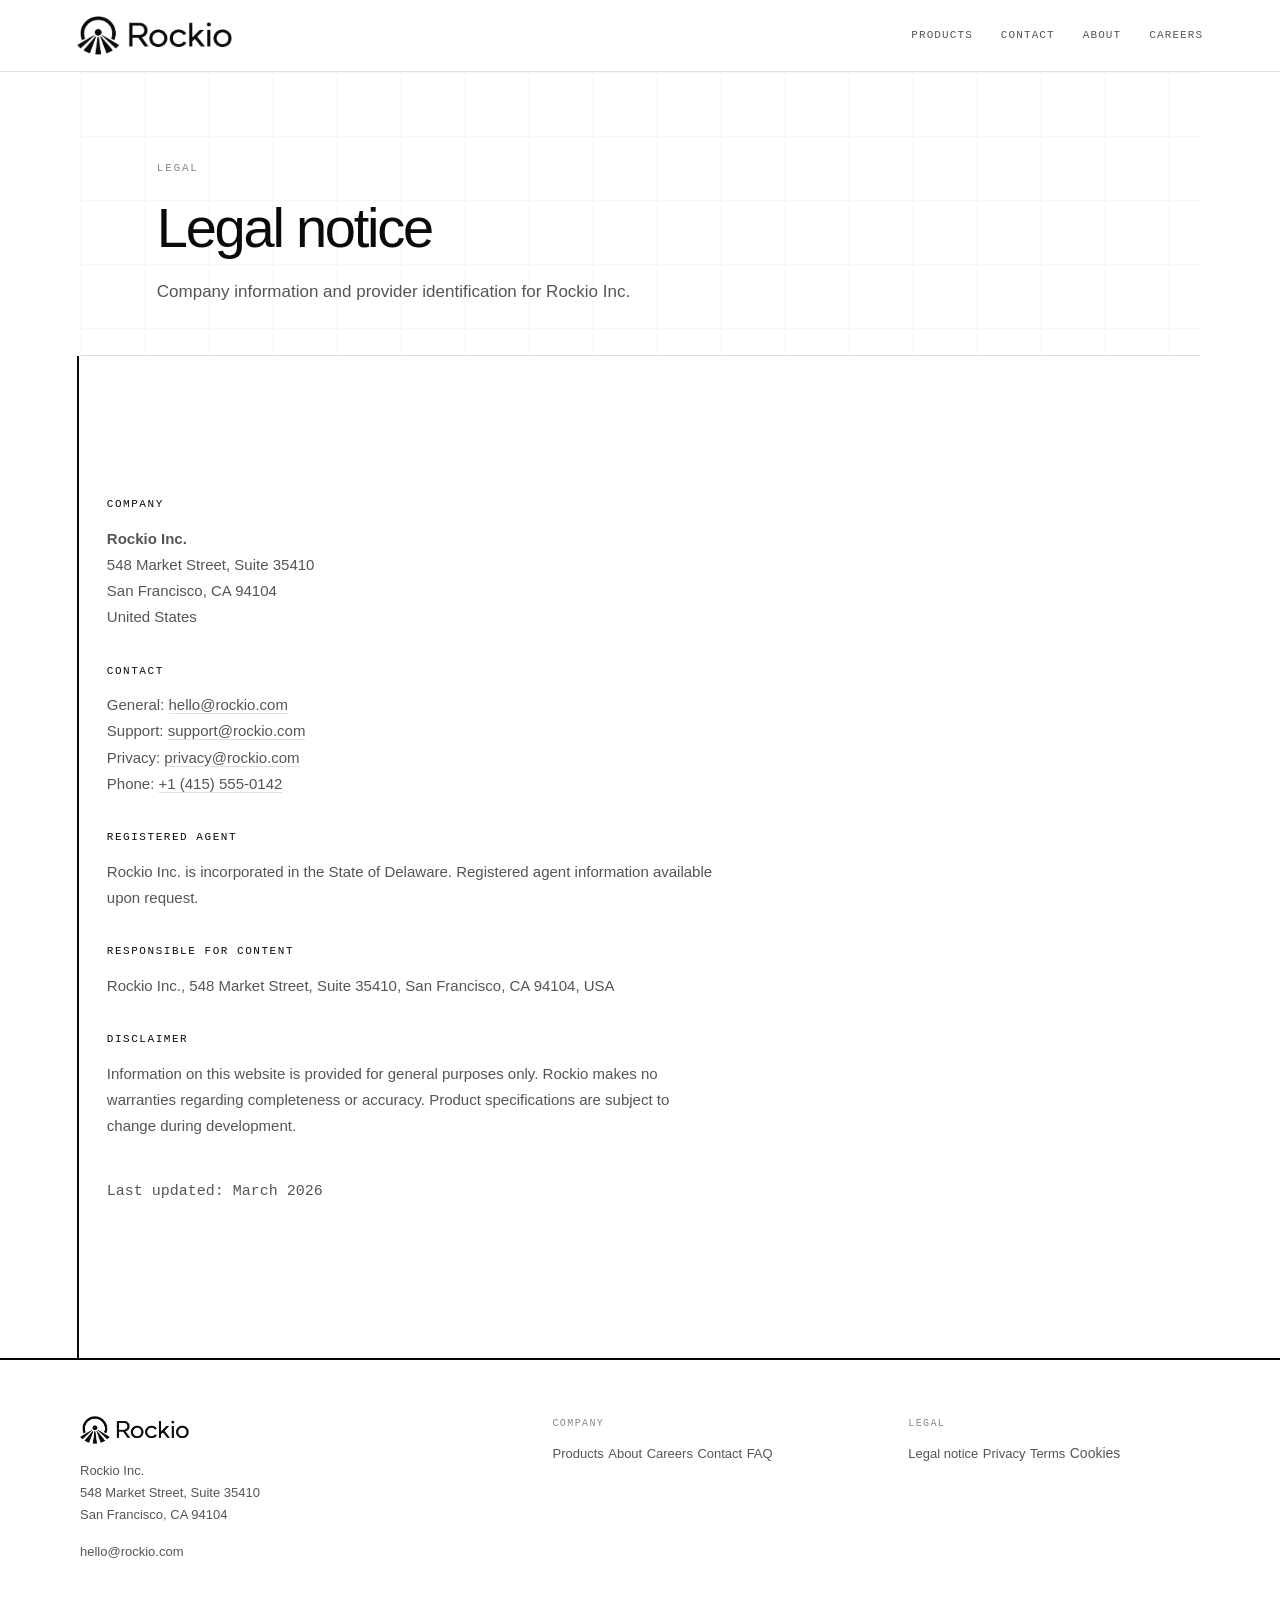
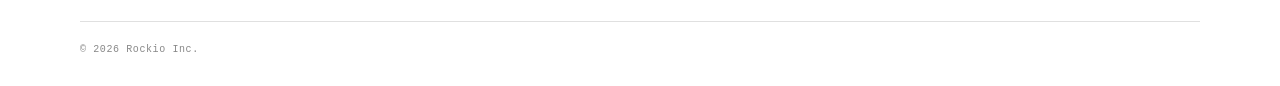
<file: legal.html>
<!DOCTYPE html>
<html lang="en">
<head>
  <meta charset="UTF-8">
  <meta name="viewport" content="width=device-width, initial-scale=1.0, viewport-fit=cover">
  <title>Legal Notice — Rockio Inc.</title>
  <meta name="description" content="Legal notice and company information for Rockio Inc.">
  <link rel="stylesheet" href="styles.css">
  <link rel="stylesheet" href="authority.css">
</head>
<body data-page="legal">

  <header class="site-header">
    <a href="index.html" class="logo" aria-label="Rockio">
      <img src="images/logo-header.png" alt="Rockio" class="logo-img" width="187" height="48">
    </a>
    <nav class="site-nav" aria-label="Primary">
      <div class="site-nav-links">
        <a href="products.html">Products</a>
        <a href="contact.html">Contact</a>
        <a href="about.html">About</a>
        <a href="careers.html">Careers</a>
      </div>
    </nav>
    <button class="menu-toggle" aria-label="Open menu" aria-expanded="false"><span></span><span></span></button>
  </header>
  <div class="mobile-menu" aria-hidden="true">
    <nav aria-label="Mobile">
      <a href="products.html">Products</a>
      <a href="contact.html">Contact</a>
      <a href="about.html">About</a>
      <a href="careers.html">Careers</a>
    </nav>
  </div>

  <main class="page">
    <section class="page-hero page-hero-compact">
      <div class="page-hero-inner">
        <p class="page-label">Legal</p>
        <h1>Legal notice</h1>
        <p class="page-lead">Company information and provider identification for Rockio Inc.</p>
      </div>
    </section>
    <section class="legal-content">
      <h2>Company</h2>
      <p><strong>Rockio Inc.</strong><br>548 Market Street, Suite 35410<br>San Francisco, CA 94104<br>United States</p>

      <h2>Contact</h2>
      <p>General: <a href="mailto:hello@rockio.com">hello@rockio.com</a><br>Support: <a href="mailto:support@rockio.com">support@rockio.com</a><br>Privacy: <a href="mailto:privacy@rockio.com">privacy@rockio.com</a><br>Phone: <a href="tel:+14155550142">+1 (415) 555-0142</a></p>

      <h2>Registered agent</h2>
      <p>Rockio Inc. is incorporated in the State of Delaware. Registered agent information available upon request.</p>

      <h2>Responsible for content</h2>
      <p>Rockio Inc., 548 Market Street, Suite 35410, San Francisco, CA 94104, USA</p>

      <h2>Disclaimer</h2>
      <p>Information on this website is provided for general purposes only. Rockio makes no warranties regarding completeness or accuracy. Product specifications are subject to change during development.</p>

      <p class="legal-updated">Last updated: March 2026</p>
    </section>
  </main>

  <footer class="site-footer"></footer>
  <script src="partials.js"></script>
  <script src="script.js"></script>
</body>
</html>
</file>
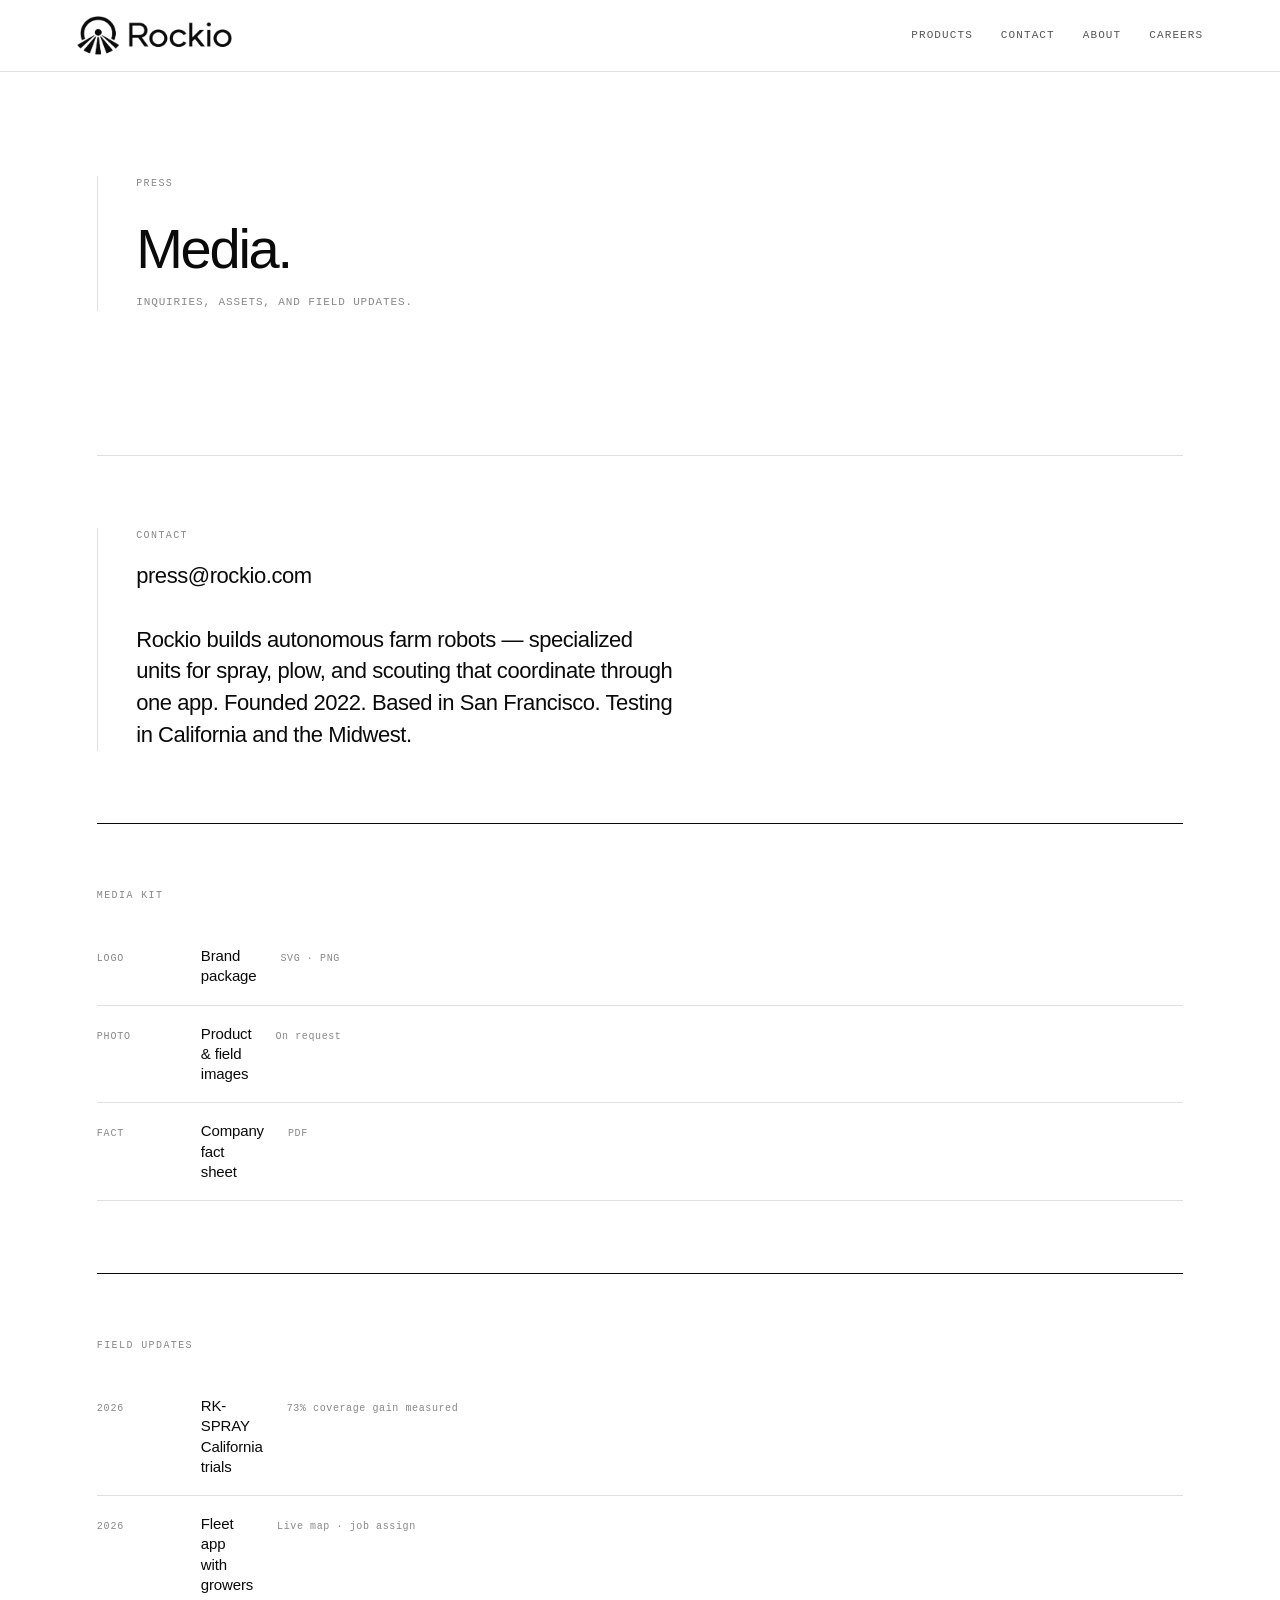
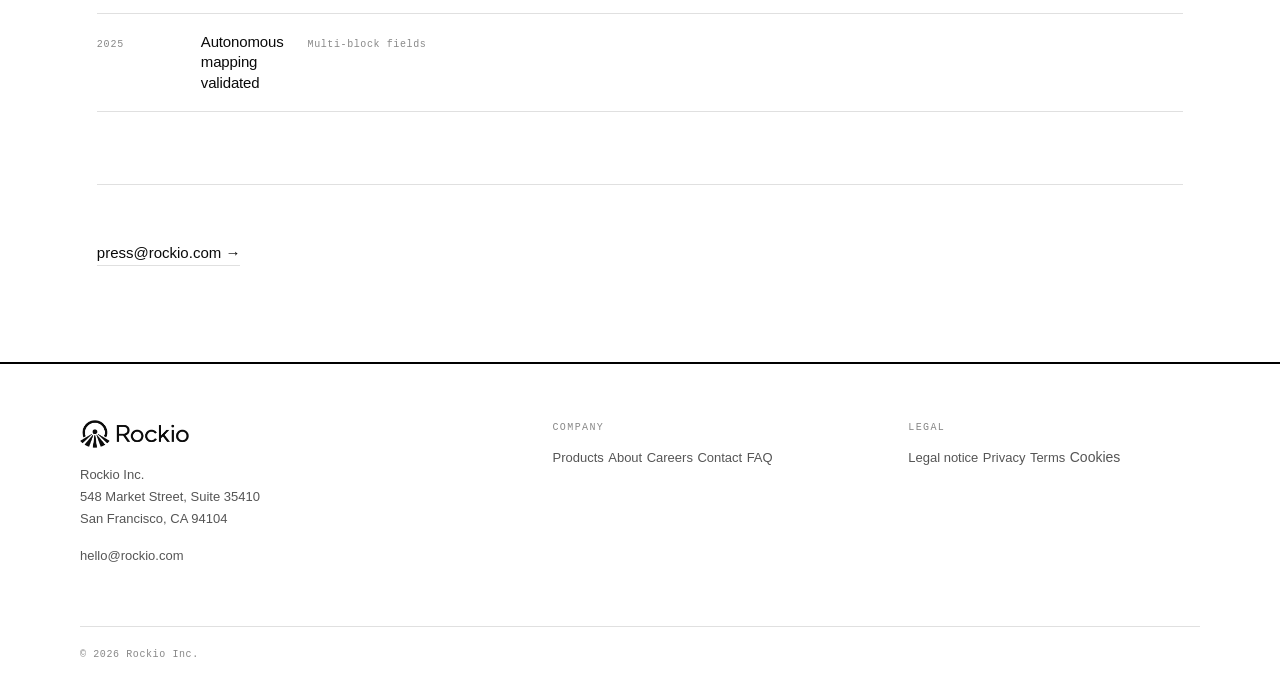
<file: press.html>
<!DOCTYPE html>
<html lang="en">
<head>
  <meta charset="UTF-8">
  <meta name="viewport" content="width=device-width, initial-scale=1.0, viewport-fit=cover">
  <title>Press — Rockio</title>
  <meta name="description" content="Press contact and media resources for Rockio agricultural robotics.">
  <link rel="stylesheet" href="styles.css">
  <link rel="stylesheet" href="authority.css">
</head>
<body data-page="press">

  <header class="site-header">
    <a href="index.html" class="logo" aria-label="Rockio">
      <img src="images/logo-header.png" alt="Rockio" class="logo-img" width="187" height="48">
    </a>
    <nav class="site-nav" aria-label="Primary">
      <div class="site-nav-links">
        <a href="products.html">Products</a>
        <a href="contact.html">Contact</a>
        <a href="about.html">About</a>
        <a href="careers.html">Careers</a>
      </div>
    </nav>
    <button class="menu-toggle" aria-label="Open menu" aria-expanded="false"><span></span><span></span></button>
  </header>

  <div class="mobile-menu" aria-hidden="true">
    <nav aria-label="Mobile">
      <a href="products.html">Products</a>
      <a href="contact.html">Contact</a>
      <a href="about.html">About</a>
      <a href="careers.html">Careers</a>
    </nav>
  </div>

  <main class="site-page">
    <div class="page-shell">

      <section class="page-intro">
        <header class="farm-cycle-header page-intro-header">
          <p class="farm-cycle-label">Press</p>
          <h1 class="farm-cycle-title">Media.</h1>
          <p class="farm-cycle-lead">Inquiries, assets, and field updates.</p>
        </header>
      </section>

      <section class="page-doctrine">
        <div class="page-doctrine-inner">
          <p class="page-doctrine-label">Contact</p>
          <p class="page-doctrine-text"><a href="mailto:press@rockio.com">press@rockio.com</a><br><br>Rockio builds autonomous farm robots — specialized units for spray, plow, and scouting that coordinate through one app. Founded 2022. Based in San Francisco. Testing in California and the Midwest.</p>
        </div>
      </section>

      <section class="page-block" aria-labelledby="kit-label">
        <h2 class="page-block-label" id="kit-label">Media kit</h2>
        <ol class="farm-cycle-steps">
          <li>
            <span class="page-row-link">
              <span class="farm-cycle-step-num">LOGO</span>
              <span class="farm-cycle-step-name">Brand package</span>
              <span class="farm-cycle-step-meta">SVG · PNG</span>
            </span>
          </li>
          <li>
            <span class="page-row-link">
              <span class="farm-cycle-step-num">PHOTO</span>
              <span class="farm-cycle-step-name">Product &amp; field images</span>
              <span class="farm-cycle-step-meta">On request</span>
            </span>
          </li>
          <li>
            <span class="page-row-link">
              <span class="farm-cycle-step-num">FACT</span>
              <span class="farm-cycle-step-name">Company fact sheet</span>
              <span class="farm-cycle-step-meta">PDF</span>
            </span>
          </li>
        </ol>
      </section>

      <section class="page-block" aria-labelledby="updates-label">
        <h2 class="page-block-label" id="updates-label">Field updates</h2>
        <ol class="farm-cycle-steps">
          <li>
            <span class="page-row-link">
              <span class="farm-cycle-step-num">2026</span>
              <span class="farm-cycle-step-name">RK-SPRAY California trials</span>
              <span class="farm-cycle-step-meta">73% coverage gain measured</span>
            </span>
          </li>
          <li>
            <span class="page-row-link">
              <span class="farm-cycle-step-num">2026</span>
              <span class="farm-cycle-step-name">Fleet app with growers</span>
              <span class="farm-cycle-step-meta">Live map · job assign</span>
            </span>
          </li>
          <li>
            <span class="page-row-link">
              <span class="farm-cycle-step-num">2025</span>
              <span class="farm-cycle-step-name">Autonomous mapping validated</span>
              <span class="farm-cycle-step-meta">Multi-block fields</span>
            </span>
          </li>
        </ol>
      </section>

      <section class="page-foot">
        <a href="mailto:press@rockio.com" class="page-foot-link">press@rockio.com →</a>
      </section>

    </div>
  </main>

  <footer class="site-footer"></footer>
  <script src="partials.js"></script>
  <script src="script.js"></script>
</body>
</html>
</file>
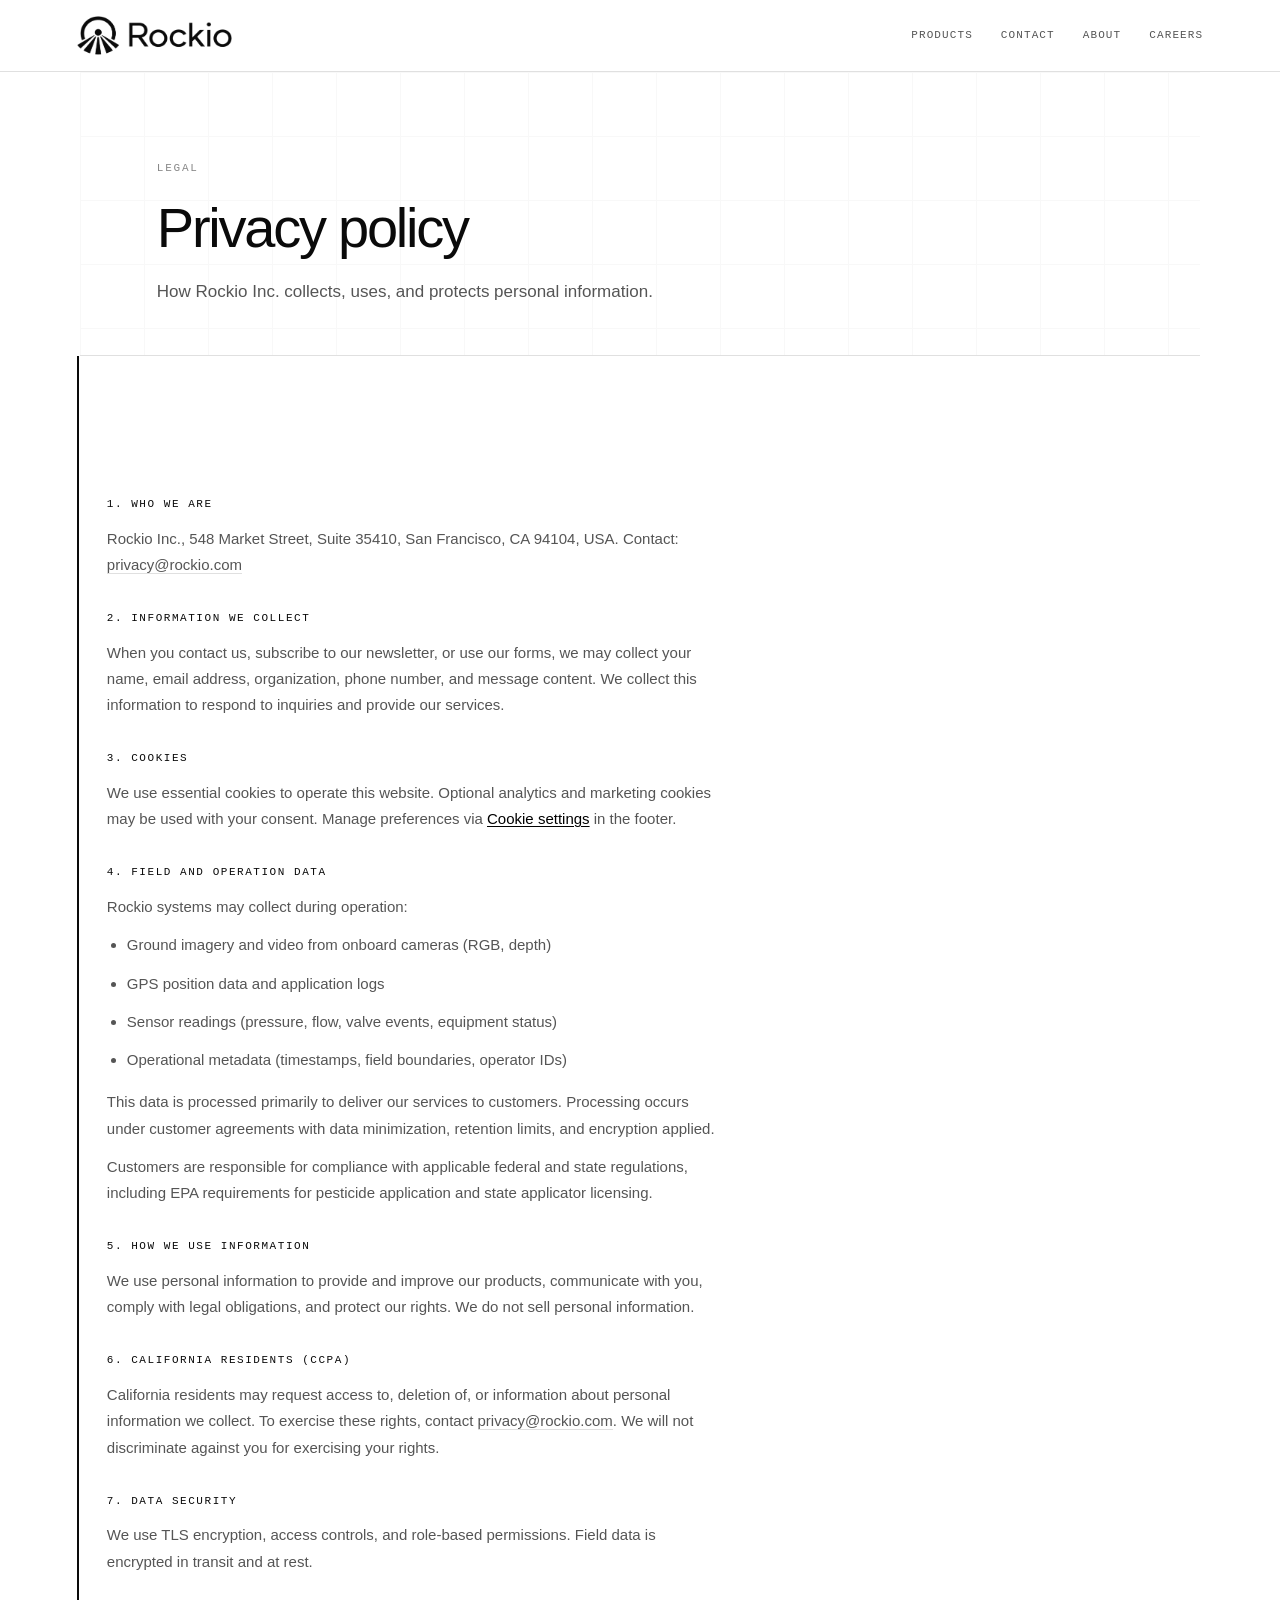
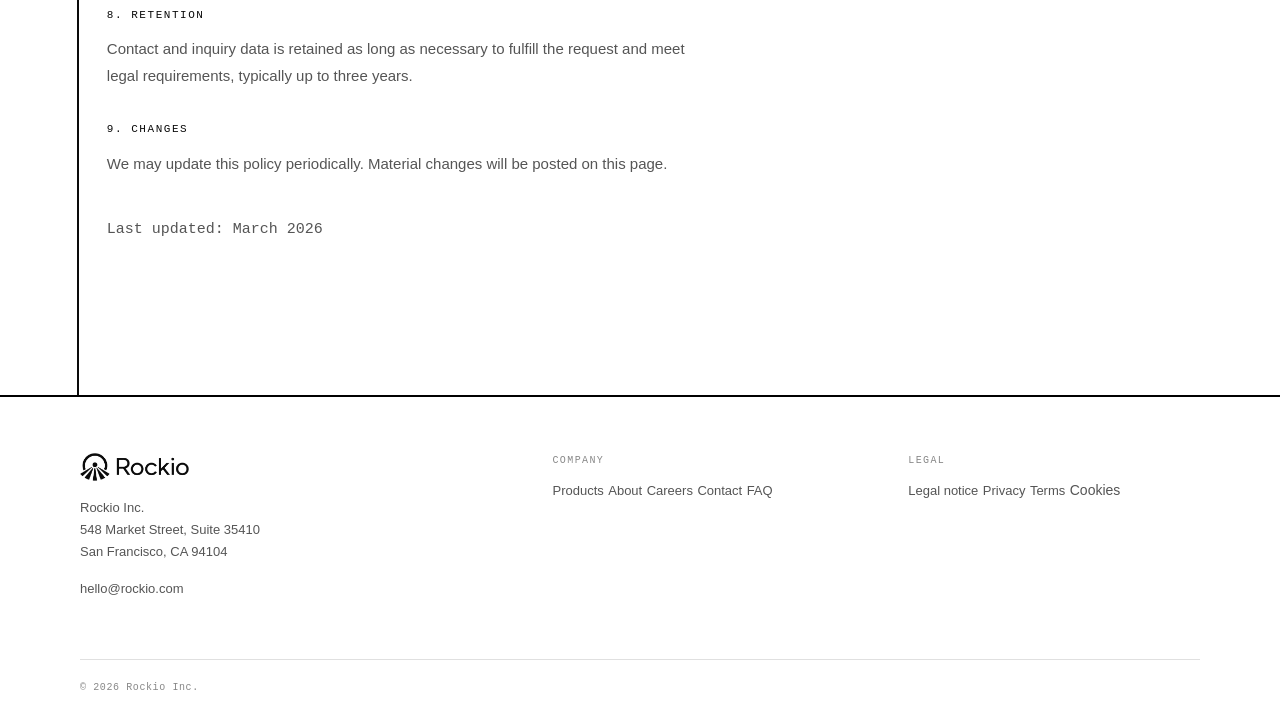
<file: privacy.html>
<!DOCTYPE html>
<html lang="en">
<head>
  <meta charset="UTF-8">
  <meta name="viewport" content="width=device-width, initial-scale=1.0, viewport-fit=cover">
  <title>Privacy Policy — Rockio Inc.</title>
  <meta name="description" content="Rockio Inc. privacy policy — website, contact, and field operation data.">
  <link rel="stylesheet" href="styles.css">
  <link rel="stylesheet" href="authority.css">
</head>
<body data-page="privacy">

  <header class="site-header">
    <a href="index.html" class="logo" aria-label="Rockio">
      <img src="images/logo-header.png" alt="Rockio" class="logo-img" width="187" height="48">
    </a>
    <nav class="site-nav" aria-label="Primary">
      <div class="site-nav-links">
        <a href="products.html">Products</a>
        <a href="contact.html">Contact</a>
        <a href="about.html">About</a>
        <a href="careers.html">Careers</a>
      </div>
    </nav>
    <button class="menu-toggle" aria-label="Open menu" aria-expanded="false"><span></span><span></span></button>
  </header>
  <div class="mobile-menu" aria-hidden="true">
    <nav aria-label="Mobile">
      <a href="products.html">Products</a>
      <a href="contact.html">Contact</a>
      <a href="about.html">About</a>
      <a href="careers.html">Careers</a>
    </nav>
  </div>

  <main class="page">
    <section class="page-hero page-hero-compact">
      <div class="page-hero-inner">
        <p class="page-label">Legal</p>
        <h1>Privacy policy</h1>
        <p class="page-lead">How Rockio Inc. collects, uses, and protects personal information.</p>
      </div>
    </section>
    <section class="legal-content">
      <h2>1. Who we are</h2>
      <p>Rockio Inc., 548 Market Street, Suite 35410, San Francisco, CA 94104, USA. Contact: <a href="mailto:privacy@rockio.com">privacy@rockio.com</a></p>

      <h2>2. Information we collect</h2>
      <p>When you contact us, subscribe to our newsletter, or use our forms, we may collect your name, email address, organization, phone number, and message content. We collect this information to respond to inquiries and provide our services.</p>

      <h2>3. Cookies</h2>
      <p>We use essential cookies to operate this website. Optional analytics and marketing cookies may be used with your consent. Manage preferences via <button type="button" class="inline-link-btn cookie-settings-trigger">Cookie settings</button> in the footer.</p>

      <h2>4. Field and operation data</h2>
      <p>Rockio systems may collect during operation:</p>
      <ul>
        <li>Ground imagery and video from onboard cameras (RGB, depth)</li>
        <li>GPS position data and application logs</li>
        <li>Sensor readings (pressure, flow, valve events, equipment status)</li>
        <li>Operational metadata (timestamps, field boundaries, operator IDs)</li>
      </ul>
      <p>This data is processed primarily to deliver our services to customers. Processing occurs under customer agreements with data minimization, retention limits, and encryption applied.</p>
      <p>Customers are responsible for compliance with applicable federal and state regulations, including EPA requirements for pesticide application and state applicator licensing.</p>

      <h2>5. How we use information</h2>
      <p>We use personal information to provide and improve our products, communicate with you, comply with legal obligations, and protect our rights. We do not sell personal information.</p>

      <h2>6. California residents (CCPA)</h2>
      <p>California residents may request access to, deletion of, or information about personal information we collect. To exercise these rights, contact <a href="mailto:privacy@rockio.com">privacy@rockio.com</a>. We will not discriminate against you for exercising your rights.</p>

      <h2>7. Data security</h2>
      <p>We use TLS encryption, access controls, and role-based permissions. Field data is encrypted in transit and at rest.</p>

      <h2>8. Retention</h2>
      <p>Contact and inquiry data is retained as long as necessary to fulfill the request and meet legal requirements, typically up to three years.</p>

      <h2>9. Changes</h2>
      <p>We may update this policy periodically. Material changes will be posted on this page.</p>

      <p class="legal-updated">Last updated: March 2026</p>
    </section>
  </main>

  <footer class="site-footer"></footer>
  <script src="partials.js"></script>
  <script src="script.js"></script>
</body>
</html>
</file>
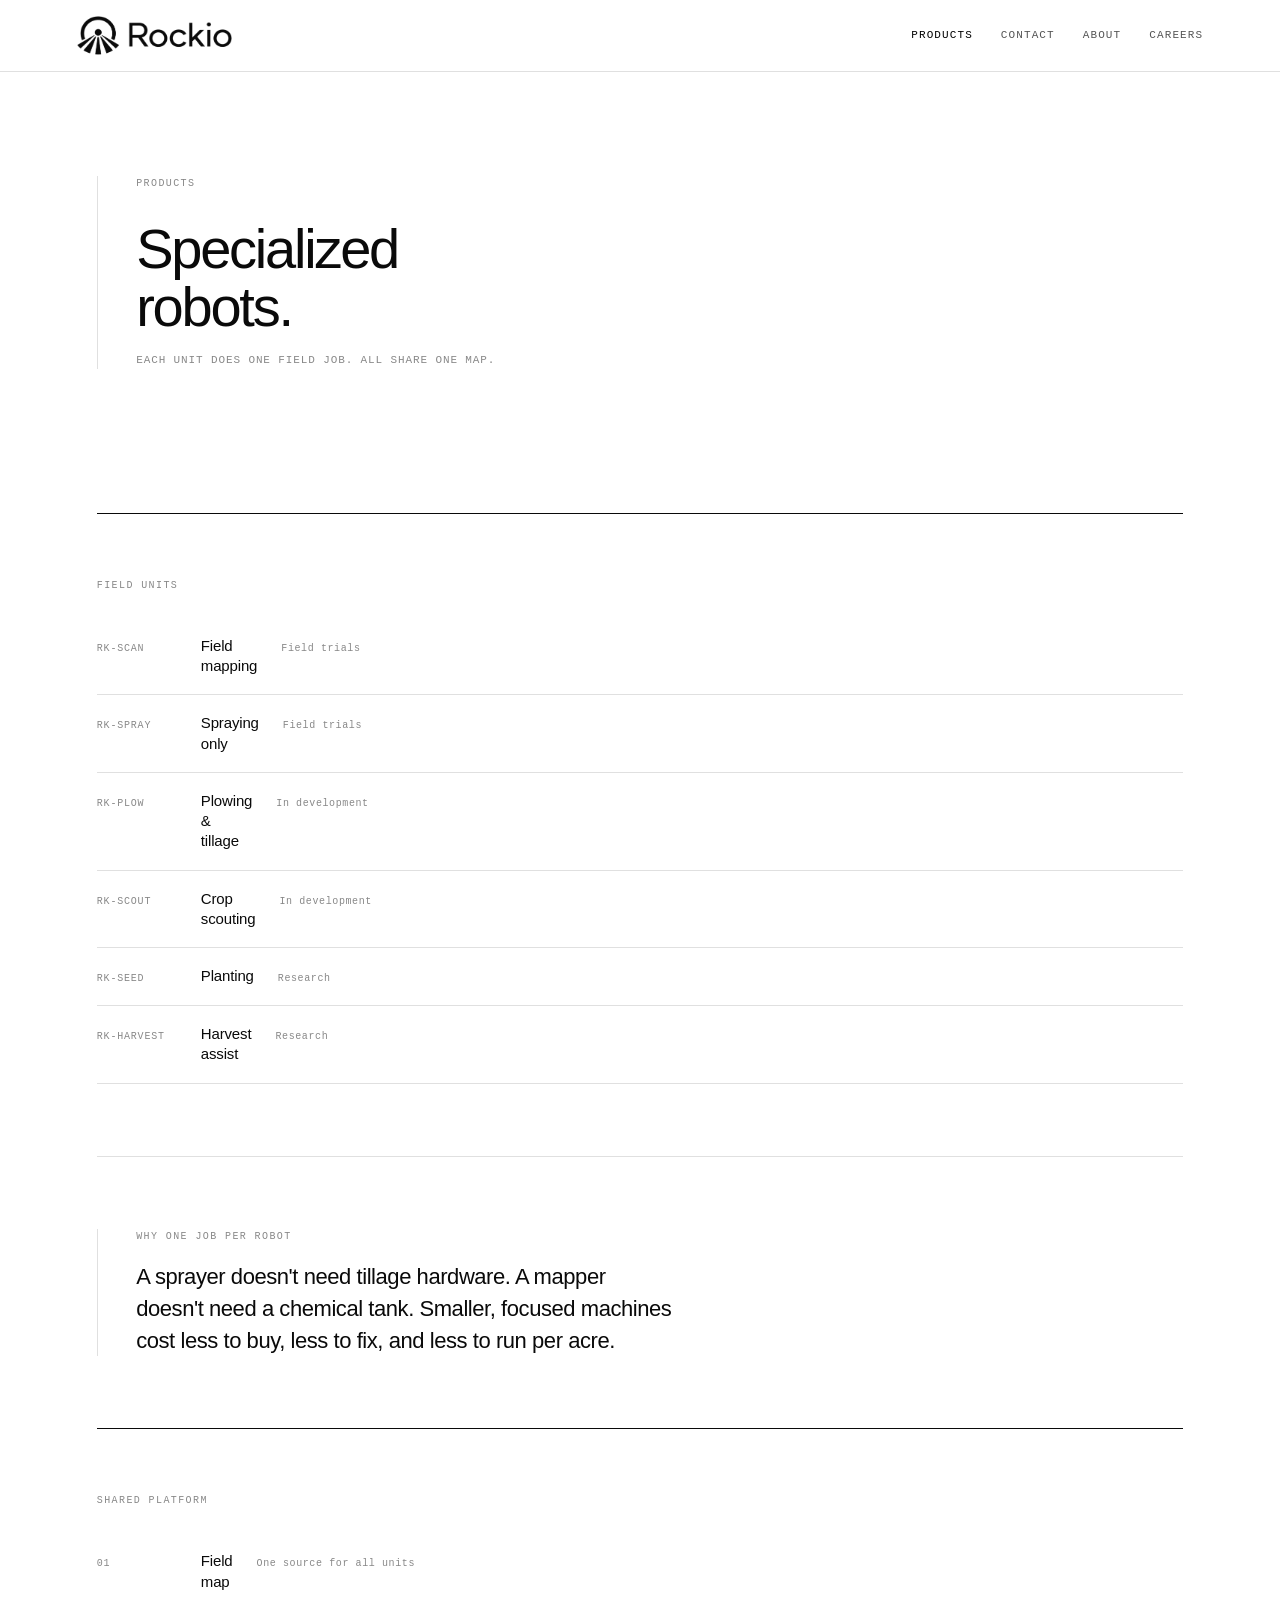
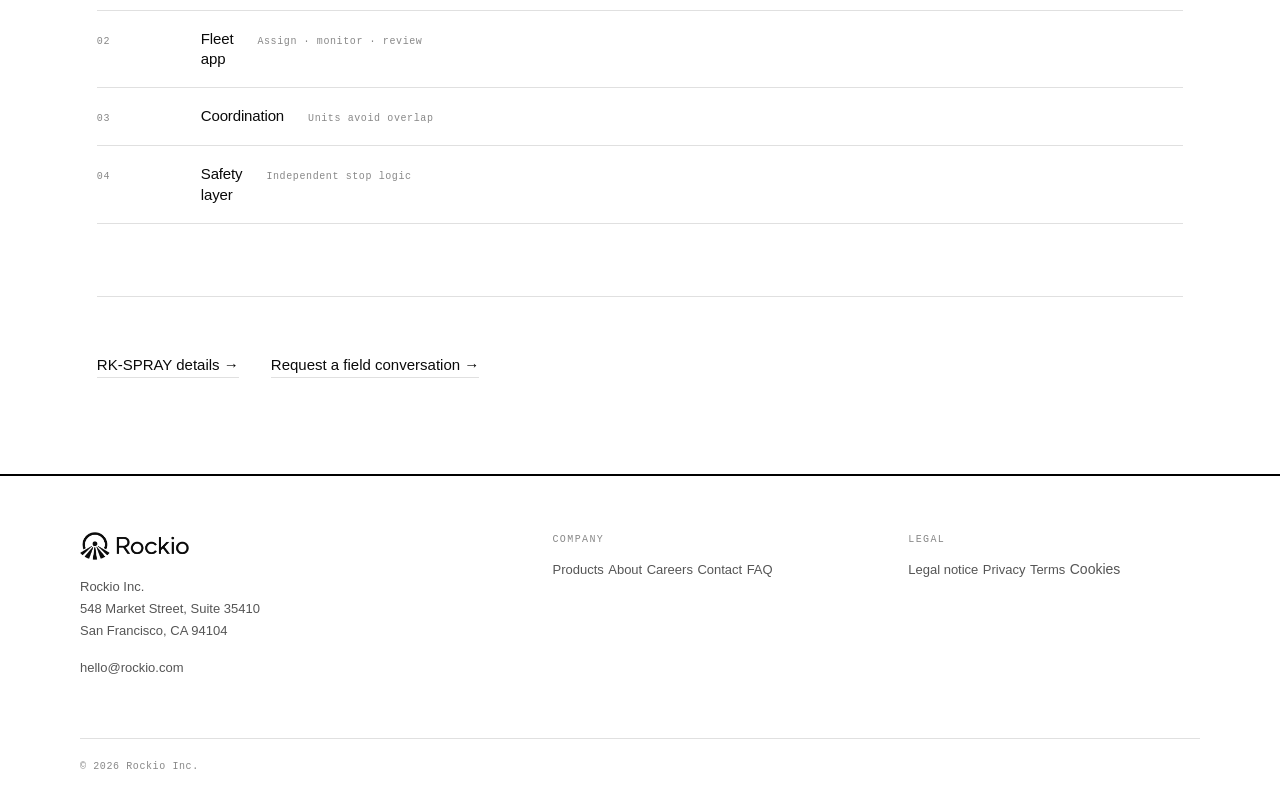
<file: products.html>
<!DOCTYPE html>
<html lang="en">
<head>
  <meta charset="UTF-8">
  <meta name="viewport" content="width=device-width, initial-scale=1.0, viewport-fit=cover">
  <title>Products — Rockio</title>
  <meta name="description" content="Rockio fleet — specialized robots for mapping, spraying, plowing, scouting, planting, and harvest.">
  <link rel="stylesheet" href="styles.css">
  <link rel="stylesheet" href="authority.css">
</head>
<body data-page="products">

  <header class="site-header">
    <a href="index.html" class="logo" aria-label="Rockio">
      <img src="images/logo-header.png" alt="Rockio" class="logo-img" width="187" height="48">
    </a>
    <nav class="site-nav" aria-label="Primary">
      <div class="site-nav-links">
        <a href="products.html">Products</a>
        <a href="contact.html">Contact</a>
        <a href="about.html">About</a>
        <a href="careers.html">Careers</a>
      </div>
    </nav>
    <button class="menu-toggle" aria-label="Open menu" aria-expanded="false">
      <span></span>
      <span></span>
    </button>
  </header>

  <div class="mobile-menu" aria-hidden="true">
    <nav aria-label="Mobile">
      <a href="products.html">Products</a>
      <a href="contact.html">Contact</a>
      <a href="about.html">About</a>
      <a href="careers.html">Careers</a>
    </nav>
  </div>

  <main class="site-page">
    <div class="page-shell">

      <section class="page-intro">
        <header class="farm-cycle-header page-intro-header">
          <p class="farm-cycle-label">Products</p>
          <h1 class="farm-cycle-title">Specialized robots.</h1>
          <p class="farm-cycle-lead">Each unit does one field job. All share one map.</p>
        </header>
      </section>

      <section class="page-block" aria-labelledby="systems-label">
        <h2 class="page-block-label" id="systems-label">Field units</h2>
        <ol class="farm-cycle-steps">
          <li>
            <span class="page-row-link">
              <span class="farm-cycle-step-num">RK-SCAN</span>
              <span class="farm-cycle-step-name">Field mapping</span>
              <span class="farm-cycle-step-meta">Field trials</span>
            </span>
          </li>
          <li>
            <a href="rk-spray.html" class="page-row-link">
              <span class="farm-cycle-step-num">RK-SPRAY</span>
              <span class="farm-cycle-step-name">Spraying only</span>
              <span class="farm-cycle-step-meta">Field trials</span>
            </a>
          </li>
          <li>
            <span class="page-row-link">
              <span class="farm-cycle-step-num">RK-PLOW</span>
              <span class="farm-cycle-step-name">Plowing &amp; tillage</span>
              <span class="farm-cycle-step-meta">In development</span>
            </span>
          </li>
          <li>
            <span class="page-row-link">
              <span class="farm-cycle-step-num">RK-SCOUT</span>
              <span class="farm-cycle-step-name">Crop scouting</span>
              <span class="farm-cycle-step-meta">In development</span>
            </span>
          </li>
          <li>
            <span class="page-row-link">
              <span class="farm-cycle-step-num">RK-SEED</span>
              <span class="farm-cycle-step-name">Planting</span>
              <span class="farm-cycle-step-meta">Research</span>
            </span>
          </li>
          <li>
            <span class="page-row-link">
              <span class="farm-cycle-step-num">RK-HARVEST</span>
              <span class="farm-cycle-step-name">Harvest assist</span>
              <span class="farm-cycle-step-meta">Research</span>
            </span>
          </li>
        </ol>
      </section>

      <section class="page-doctrine">
        <div class="page-doctrine-inner">
          <p class="page-doctrine-label">Why one job per robot</p>
          <p class="page-doctrine-text">A sprayer doesn't need tillage hardware. A mapper doesn't need a chemical tank. Smaller, focused machines cost less to buy, less to fix, and less to run per acre.</p>
        </div>
      </section>

      <section class="page-block" aria-labelledby="platform-label">
        <h2 class="page-block-label" id="platform-label">Shared platform</h2>
        <ol class="farm-cycle-steps">
          <li>
            <span class="page-row-link">
              <span class="farm-cycle-step-num">01</span>
              <span class="farm-cycle-step-name">Field map</span>
              <span class="farm-cycle-step-meta">One source for all units</span>
            </span>
          </li>
          <li>
            <span class="page-row-link">
              <span class="farm-cycle-step-num">02</span>
              <span class="farm-cycle-step-name">Fleet app</span>
              <span class="farm-cycle-step-meta">Assign · monitor · review</span>
            </span>
          </li>
          <li>
            <span class="page-row-link">
              <span class="farm-cycle-step-num">03</span>
              <span class="farm-cycle-step-name">Coordination</span>
              <span class="farm-cycle-step-meta">Units avoid overlap</span>
            </span>
          </li>
          <li>
            <span class="page-row-link">
              <span class="farm-cycle-step-num">04</span>
              <span class="farm-cycle-step-name">Safety layer</span>
              <span class="farm-cycle-step-meta">Independent stop logic</span>
            </span>
          </li>
        </ol>
      </section>

      <section class="page-foot">
        <a href="rk-spray.html" class="page-foot-link">RK-SPRAY details →</a>
        <a href="contact.html" class="page-foot-link">Request a field conversation →</a>
      </section>

    </div>
  </main>

  <footer class="site-footer"></footer>

  <script src="partials.js"></script>
  <script src="script.js"></script>
</body>
</html>
</file>
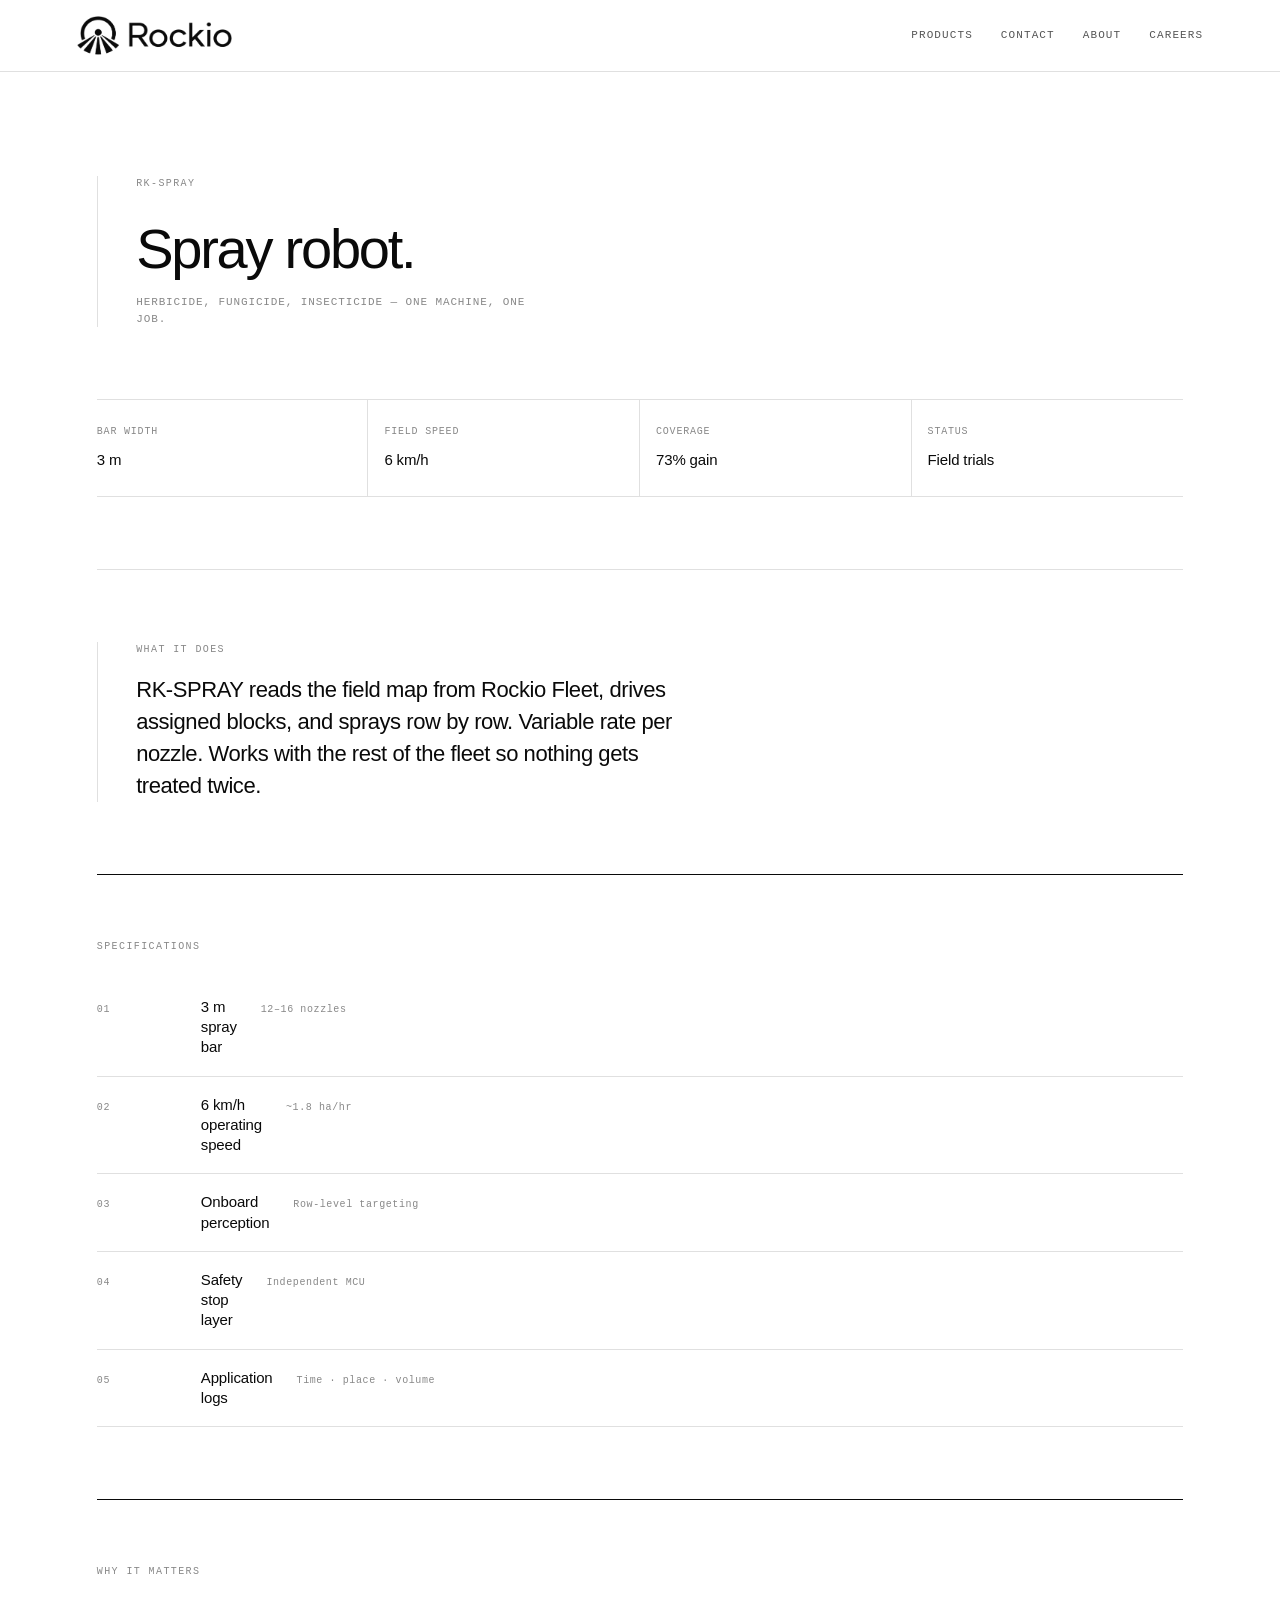
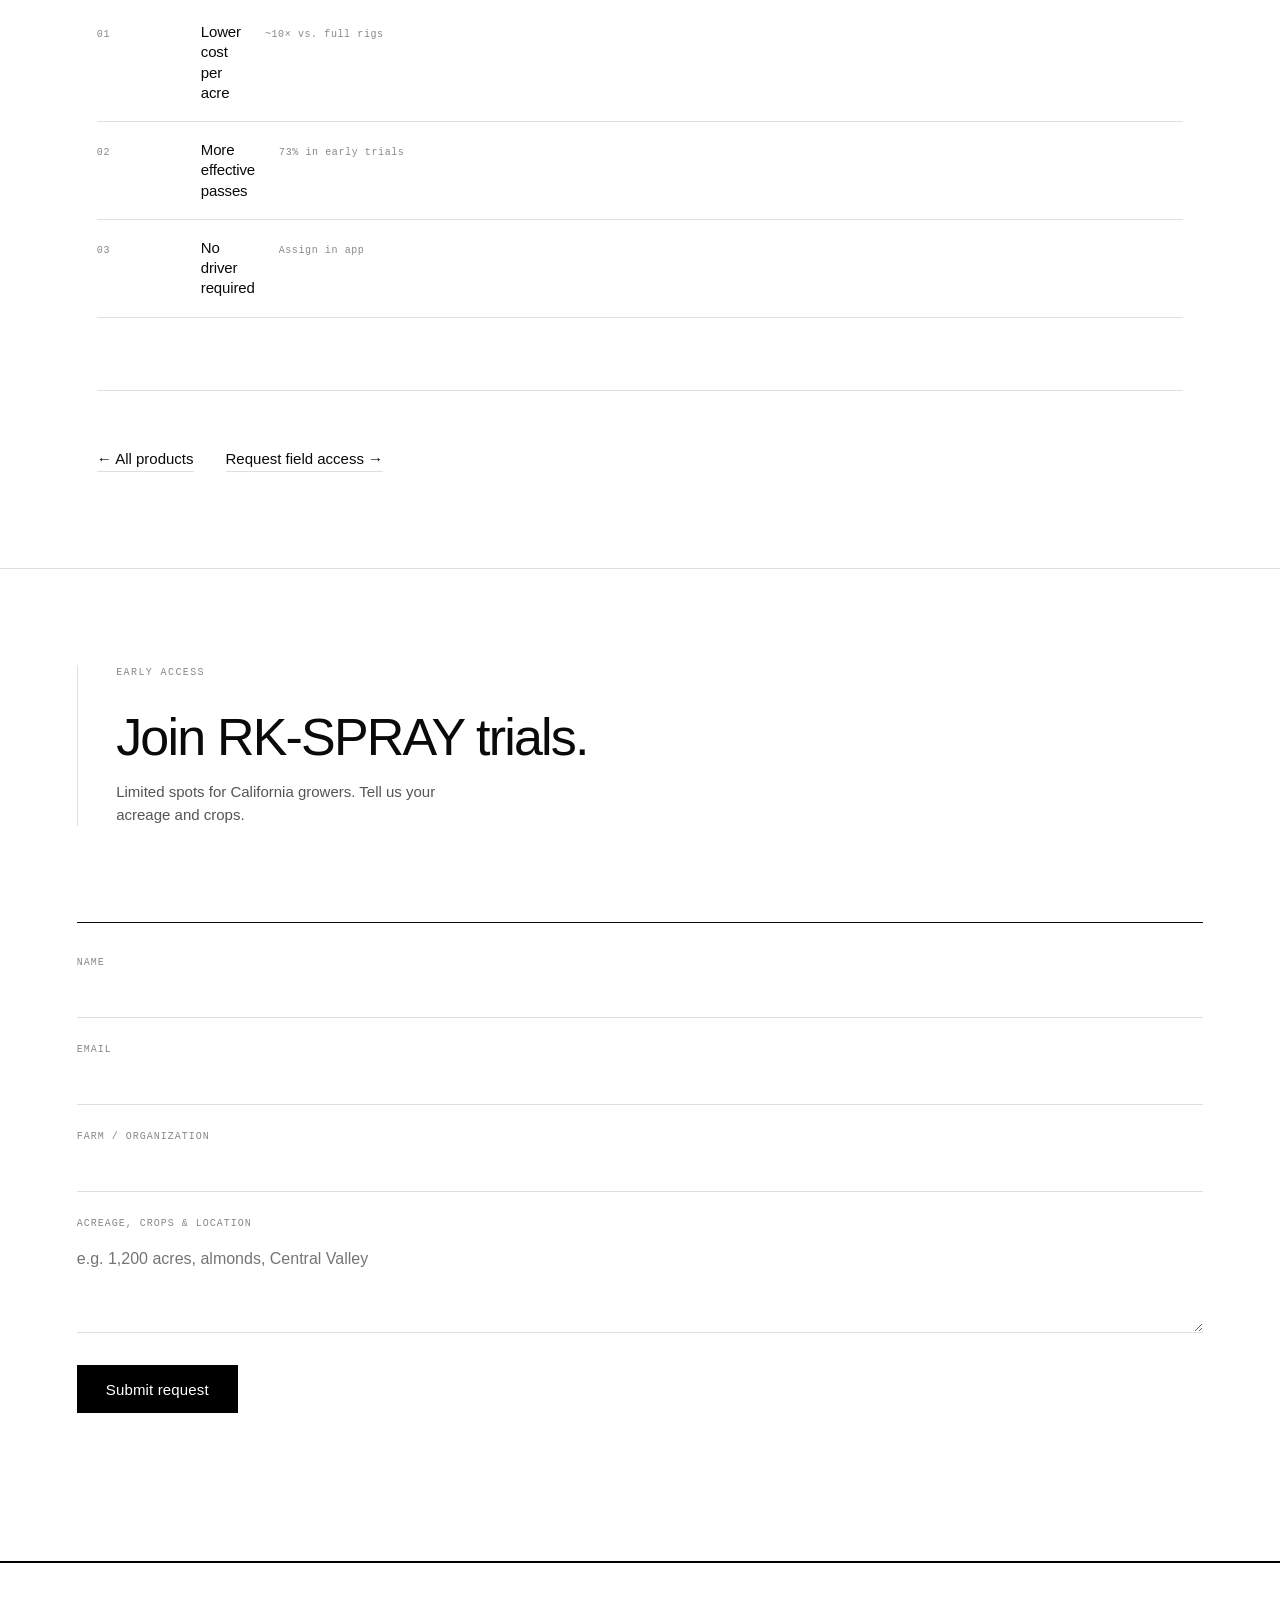
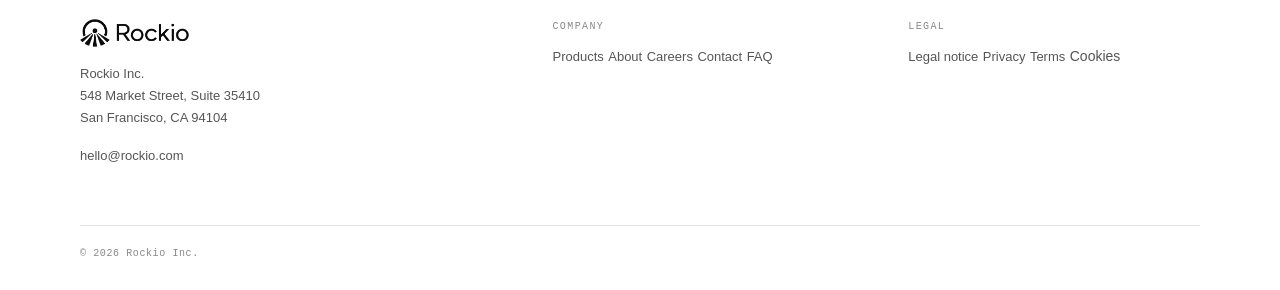
<file: rk-spray.html>
<!DOCTYPE html>
<html lang="en">
<head>
  <meta charset="UTF-8">
  <meta name="viewport" content="width=device-width, initial-scale=1.0, viewport-fit=cover">
  <title>RK-SPRAY — Rockio</title>
  <meta name="description" content="RK-SPRAY — autonomous spray robot for herbicide, fungicide, and insecticide application.">
  <link rel="stylesheet" href="styles.css">
  <link rel="stylesheet" href="authority.css">
</head>
<body data-page="rk-spray">

  <header class="site-header">
    <a href="index.html" class="logo" aria-label="Rockio">
      <img src="images/logo-header.png" alt="Rockio" class="logo-img" width="187" height="48">
    </a>
    <nav class="site-nav" aria-label="Primary">
      <div class="site-nav-links">
        <a href="products.html">Products</a>
        <a href="contact.html">Contact</a>
        <a href="about.html">About</a>
        <a href="careers.html">Careers</a>
      </div>
    </nav>
    <button class="menu-toggle" aria-label="Open menu" aria-expanded="false">
      <span></span>
      <span></span>
    </button>
  </header>

  <div class="mobile-menu" aria-hidden="true">
    <nav aria-label="Mobile">
      <a href="products.html">Products</a>
      <a href="contact.html">Contact</a>
      <a href="about.html">About</a>
      <a href="careers.html">Careers</a>
    </nav>
  </div>

  <main class="site-page">
    <div class="page-shell">

      <section class="page-intro">
        <header class="farm-cycle-header page-intro-header">
          <p class="farm-cycle-label">RK-SPRAY</p>
          <h1 class="farm-cycle-title">Spray robot.</h1>
          <p class="farm-cycle-lead">Herbicide, fungicide, insecticide — one machine, one job.</p>
        </header>
        <div class="page-facts" aria-label="RK-SPRAY facts">
          <div class="page-fact">
            <p class="page-fact-label">Bar width</p>
            <p class="page-fact-value">3 m</p>
          </div>
          <div class="page-fact">
            <p class="page-fact-label">Field speed</p>
            <p class="page-fact-value">6 km/h</p>
          </div>
          <div class="page-fact">
            <p class="page-fact-label">Coverage</p>
            <p class="page-fact-value">73% gain</p>
          </div>
          <div class="page-fact">
            <p class="page-fact-label">Status</p>
            <p class="page-fact-value">Field trials</p>
          </div>
        </div>
      </section>

      <section class="page-doctrine">
        <div class="page-doctrine-inner">
          <p class="page-doctrine-label">What it does</p>
          <p class="page-doctrine-text">RK-SPRAY reads the field map from Rockio Fleet, drives assigned blocks, and sprays row by row. Variable rate per nozzle. Works with the rest of the fleet so nothing gets treated twice.</p>
        </div>
      </section>

      <section class="page-block" aria-labelledby="spray-specs-label">
        <h2 class="page-block-label" id="spray-specs-label">Specifications</h2>
        <ol class="farm-cycle-steps">
          <li>
            <span class="page-row-link">
              <span class="farm-cycle-step-num">01</span>
              <span class="farm-cycle-step-name">3 m spray bar</span>
              <span class="farm-cycle-step-meta">12–16 nozzles</span>
            </span>
          </li>
          <li>
            <span class="page-row-link">
              <span class="farm-cycle-step-num">02</span>
              <span class="farm-cycle-step-name">6 km/h operating speed</span>
              <span class="farm-cycle-step-meta">~1.8 ha/hr</span>
            </span>
          </li>
          <li>
            <span class="page-row-link">
              <span class="farm-cycle-step-num">03</span>
              <span class="farm-cycle-step-name">Onboard perception</span>
              <span class="farm-cycle-step-meta">Row-level targeting</span>
            </span>
          </li>
          <li>
            <span class="page-row-link">
              <span class="farm-cycle-step-num">04</span>
              <span class="farm-cycle-step-name">Safety stop layer</span>
              <span class="farm-cycle-step-meta">Independent MCU</span>
            </span>
          </li>
          <li>
            <span class="page-row-link">
              <span class="farm-cycle-step-num">05</span>
              <span class="farm-cycle-step-name">Application logs</span>
              <span class="farm-cycle-step-meta">Time · place · volume</span>
            </span>
          </li>
        </ol>
      </section>

      <section class="page-block" aria-labelledby="spray-gain-label">
        <h2 class="page-block-label" id="spray-gain-label">Why it matters</h2>
        <ol class="farm-cycle-steps">
          <li>
            <span class="page-row-link">
              <span class="farm-cycle-step-num">01</span>
              <span class="farm-cycle-step-name">Lower cost per acre</span>
              <span class="farm-cycle-step-meta">~10× vs. full rigs</span>
            </span>
          </li>
          <li>
            <span class="page-row-link">
              <span class="farm-cycle-step-num">02</span>
              <span class="farm-cycle-step-name">More effective passes</span>
              <span class="farm-cycle-step-meta">73% in early trials</span>
            </span>
          </li>
          <li>
            <span class="page-row-link">
              <span class="farm-cycle-step-num">03</span>
              <span class="farm-cycle-step-name">No driver required</span>
              <span class="farm-cycle-step-meta">Assign in app</span>
            </span>
          </li>
        </ol>
      </section>

      <section class="page-foot">
        <a href="products.html" class="page-foot-link">← All products</a>
        <a href="contact.html" class="page-foot-link">Request field access →</a>
      </section>

    </div>

    <section class="home-contact home-contact--page home-contact--embedded" id="access">
      <div class="home-contact-inner home-contact-inner--page">
        <header class="home-contact-header">
          <p class="home-contact-label">Early access</p>
          <h2 class="home-contact-title">Join RK-SPRAY trials.</h2>
          <p class="home-contact-note">Limited spots for California growers. Tell us your acreage and crops.</p>
        </header>
        <form class="home-contact-form contact-form" method="post">
          <p class="form-status" role="status" aria-live="polite" hidden></p>
          <input type="hidden" name="_subject" value="RK-SPRAY early access request">
          <label>
            <span>Name</span>
            <input type="text" name="name" required autocomplete="name">
          </label>
          <label>
            <span>Email</span>
            <input type="email" name="email" required autocomplete="email">
          </label>
          <label>
            <span>Farm / organization</span>
            <input type="text" name="organization" required autocomplete="organization">
          </label>
          <label>
            <span>Acreage, crops &amp; location</span>
            <textarea name="message" rows="4" required placeholder="e.g. 1,200 acres, almonds, Central Valley"></textarea>
          </label>
          <button type="submit" class="cta">Submit request</button>
        </form>
      </div>
    </section>
  </main>

  <footer class="site-footer"></footer>

  <script src="form-config.js"></script>
  <script src="partials.js"></script>
  <script src="script.js"></script>
</body>
</html>
</file>
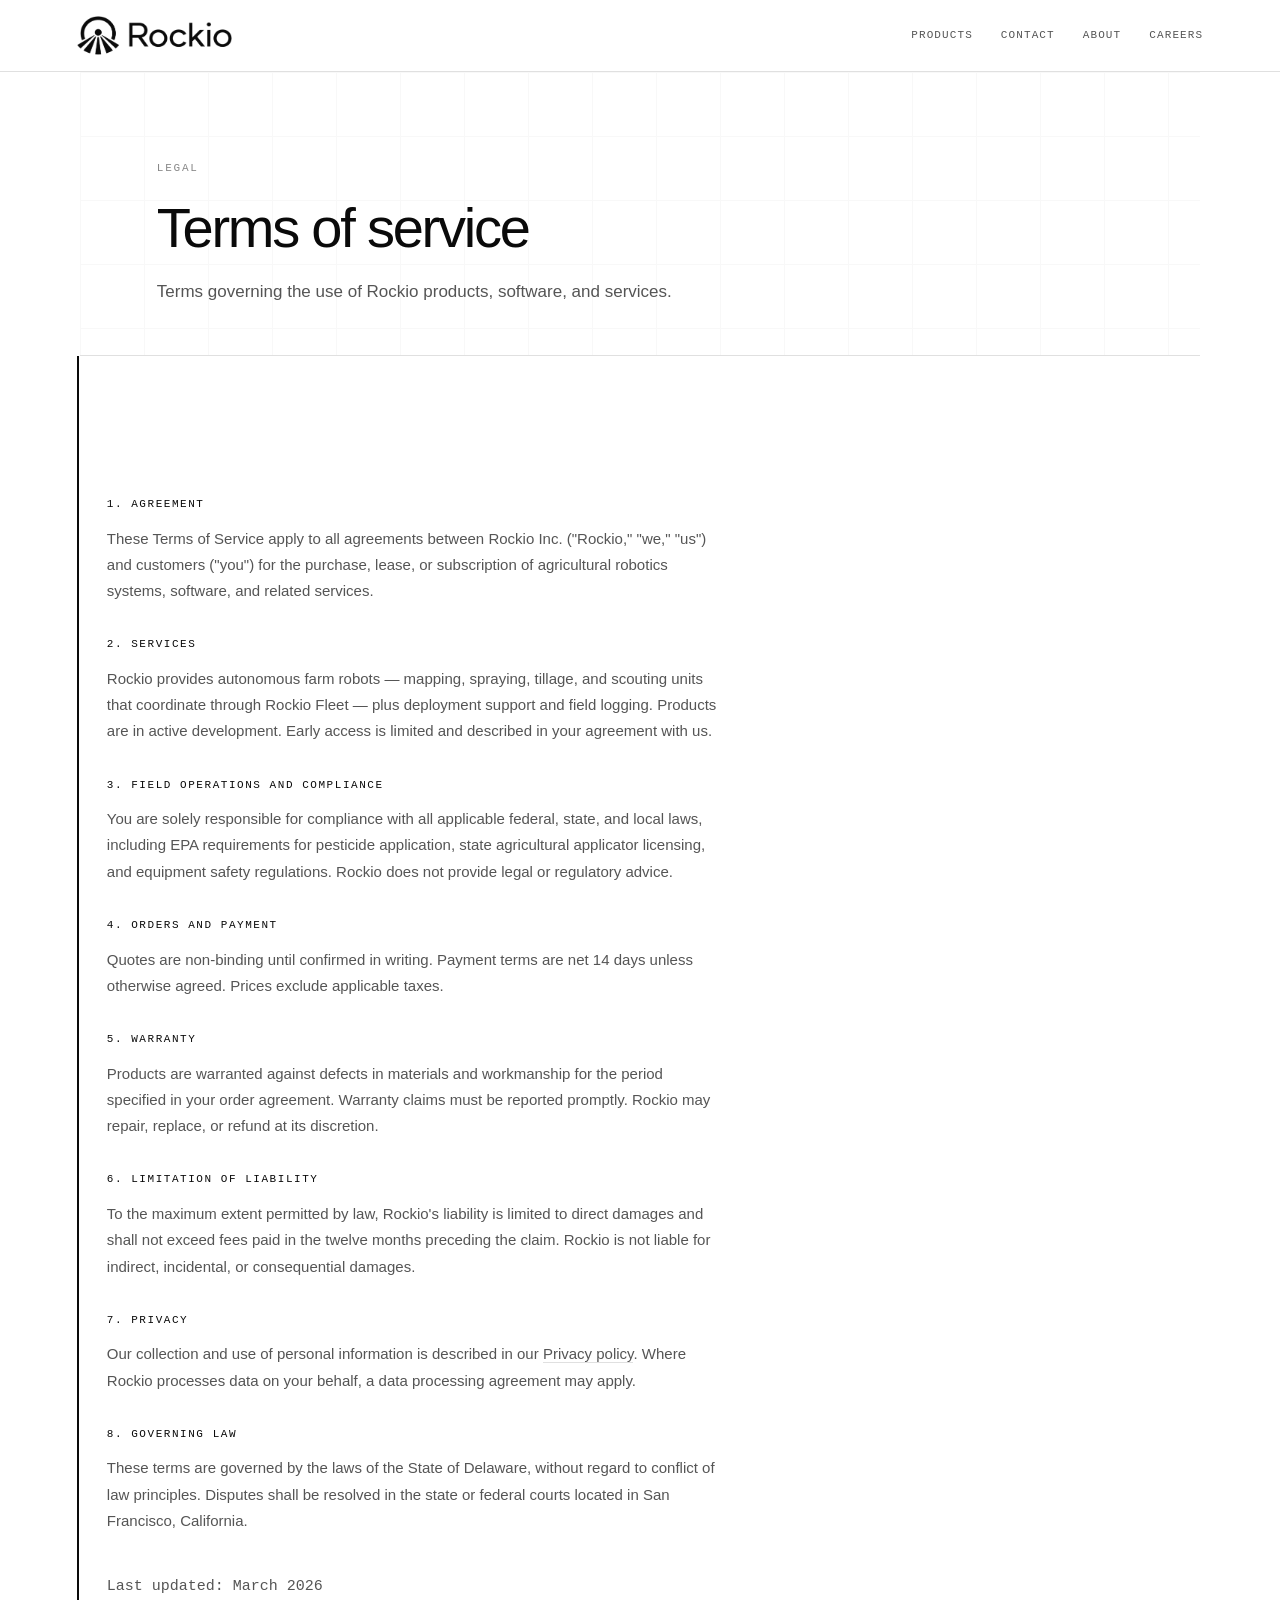
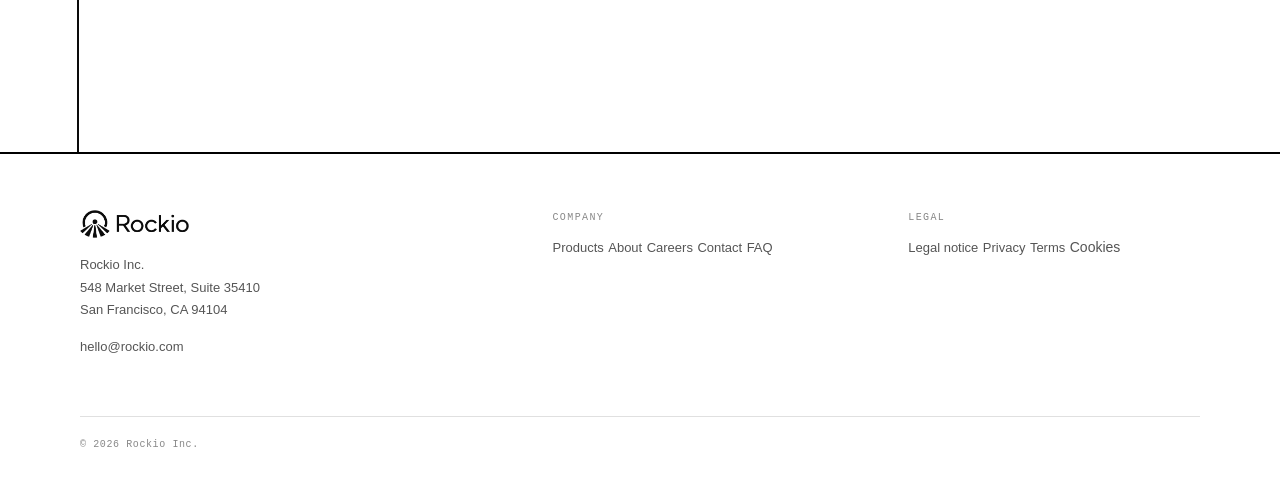
<file: terms.html>
<!DOCTYPE html>
<html lang="en">
<head>
  <meta charset="UTF-8">
  <meta name="viewport" content="width=device-width, initial-scale=1.0, viewport-fit=cover">
  <title>Terms of Service — Rockio Inc.</title>
  <meta name="description" content="Terms of service for Rockio Inc. products and services.">
  <link rel="stylesheet" href="styles.css">
  <link rel="stylesheet" href="authority.css">
</head>
<body data-page="terms">

  <header class="site-header">
    <a href="index.html" class="logo" aria-label="Rockio">
      <img src="images/logo-header.png" alt="Rockio" class="logo-img" width="187" height="48">
    </a>
    <nav class="site-nav" aria-label="Primary">
      <div class="site-nav-links">
        <a href="products.html">Products</a>
        <a href="contact.html">Contact</a>
        <a href="about.html">About</a>
        <a href="careers.html">Careers</a>
      </div>
    </nav>
    <button class="menu-toggle" aria-label="Open menu" aria-expanded="false"><span></span><span></span></button>
  </header>
  <div class="mobile-menu" aria-hidden="true">
    <nav aria-label="Mobile">
      <a href="products.html">Products</a>
      <a href="contact.html">Contact</a>
      <a href="about.html">About</a>
      <a href="careers.html">Careers</a>
    </nav>
  </div>

  <main class="page">
    <section class="page-hero page-hero-compact">
      <div class="page-hero-inner">
        <p class="page-label">Legal</p>
        <h1>Terms of service</h1>
        <p class="page-lead">Terms governing the use of Rockio products, software, and services.</p>
      </div>
    </section>
    <section class="legal-content">
      <h2>1. Agreement</h2>
      <p>These Terms of Service apply to all agreements between Rockio Inc. ("Rockio," "we," "us") and customers ("you") for the purchase, lease, or subscription of agricultural robotics systems, software, and related services.</p>

      <h2>2. Services</h2>
      <p>Rockio provides autonomous farm robots — mapping, spraying, tillage, and scouting units that coordinate through Rockio Fleet — plus deployment support and field logging. Products are in active development. Early access is limited and described in your agreement with us.</p>

      <h2>3. Field operations and compliance</h2>
      <p>You are solely responsible for compliance with all applicable federal, state, and local laws, including EPA requirements for pesticide application, state agricultural applicator licensing, and equipment safety regulations. Rockio does not provide legal or regulatory advice.</p>

      <h2>4. Orders and payment</h2>
      <p>Quotes are non-binding until confirmed in writing. Payment terms are net 14 days unless otherwise agreed. Prices exclude applicable taxes.</p>

      <h2>5. Warranty</h2>
      <p>Products are warranted against defects in materials and workmanship for the period specified in your order agreement. Warranty claims must be reported promptly. Rockio may repair, replace, or refund at its discretion.</p>

      <h2>6. Limitation of liability</h2>
      <p>To the maximum extent permitted by law, Rockio's liability is limited to direct damages and shall not exceed fees paid in the twelve months preceding the claim. Rockio is not liable for indirect, incidental, or consequential damages.</p>

      <h2>7. Privacy</h2>
      <p>Our collection and use of personal information is described in our <a href="privacy.html">Privacy policy</a>. Where Rockio processes data on your behalf, a data processing agreement may apply.</p>

      <h2>8. Governing law</h2>
      <p>These terms are governed by the laws of the State of Delaware, without regard to conflict of law principles. Disputes shall be resolved in the state or federal courts located in San Francisco, California.</p>

      <p class="legal-updated">Last updated: March 2026</p>
    </section>
  </main>

  <footer class="site-footer"></footer>
  <script src="partials.js"></script>
  <script src="script.js"></script>
</body>
</html>
</file>
<file: styles.css>
*, *::before, *::after {
  box-sizing: border-box;
  margin: 0;
  padding: 0;
}

:root {
  --black: #000000;
  --white: #ffffff;
  --gray-100: #f5f5f5;
  --gray-200: #e0e0e0;
  --gray-400: #888888;
  --gray-600: #555555;
  --border-dark: #333333;
  --font-sans: "Helvetica Neue", Helvetica, Arial, sans-serif;
  --font-mono: "SF Mono", "Fira Code", "Fira Mono", "Roboto Mono", monospace;
  --max-width: 1120px;
  --header-height: 72px;
  --header-height-mobile: 56px;
  --logo-height: 40px;
  --logo-height-mobile: 32px;
  --section-pad: clamp(80px, 14vw, 140px);
  --section-pad-mobile: clamp(56px, 12vw, 96px);
  --side-pad: clamp(24px, 6vw, 80px);
}

html {
  font-size: 16px;
  scroll-behavior: smooth;
  -webkit-font-smoothing: antialiased;
  -moz-osx-font-smoothing: grayscale;
}

body {
  font-family: var(--font-sans);
  background: var(--white);
  color: var(--black);
  line-height: 1.6;
  overflow-x: hidden;
}

body.menu-open {
  overflow: hidden;
}

a {
  color: inherit;
  text-decoration: none;
}

/* Header */

.site-header {
  position: fixed;
  top: 0;
  left: 0;
  right: 0;
  z-index: 200;
  height: calc(var(--header-height) + env(safe-area-inset-top, 0));
  padding: env(safe-area-inset-top, 0) var(--side-pad) 0;
  display: flex;
  align-items: center;
  justify-content: space-between;
  gap: 16px;
  background: var(--white);
  border-bottom: 1px solid var(--gray-200);
  transition: transform 0.3s ease, border-color 0.3s ease, background 0.3s ease;
}

.logo {
  display: inline-flex;
  align-items: center;
  flex-shrink: 0;
  min-width: 0;
  max-width: min(52vw, 200px);
  height: var(--header-height);
  z-index: 201;
}

.logo-img {
  display: block;
  height: var(--logo-height);
  width: auto;
  max-width: 100%;
  object-fit: contain;
  object-position: left center;
}

.site-nav {
  display: flex;
  align-items: center;
  flex-shrink: 0;
  gap: clamp(20px, 3vw, 40px);
}

.site-nav-links {
  display: flex;
  align-items: center;
  gap: clamp(16px, 2.5vw, 28px);
}

.site-nav a {
  font-size: 0.75rem;
  letter-spacing: 0.04em;
  color: var(--gray-600);
  transition: color 0.2s ease;
}

.site-nav-links a:hover {
  color: var(--black);
}

.site-nav-links a[aria-current="page"] {
  color: var(--black);
  font-weight: 500;
}

.mobile-menu a[aria-current="page"] {
  font-weight: 500;
}

.menu-toggle {
  display: none;
  flex-direction: column;
  justify-content: center;
  gap: 6px;
  width: 44px;
  height: 44px;
  padding: 10px;
  border: none;
  background: none;
  cursor: pointer;
  z-index: 201;
}

.menu-toggle span {
  display: block;
  width: 20px;
  height: 1px;
  background: var(--black);
  transition: transform 0.3s ease, opacity 0.3s ease;
}

.menu-toggle[aria-expanded="true"] span:first-child {
  transform: translateY(3.5px) rotate(45deg);
}

.menu-toggle[aria-expanded="true"] span:last-child {
  transform: translateY(-3.5px) rotate(-45deg);
}

.mobile-menu {
  position: fixed;
  top: calc(var(--header-height) + env(safe-area-inset-top, 0));
  left: 0;
  right: 0;
  bottom: 0;
  z-index: 150;
  background: var(--white);
  display: flex;
  align-items: flex-start;
  justify-content: center;
  padding: clamp(32px, 8vh, 64px) var(--side-pad) env(safe-area-inset-bottom, 0);
  opacity: 0;
  visibility: hidden;
  transition: opacity 0.3s ease, visibility 0.3s ease;
  overflow-y: auto;
  -webkit-overflow-scrolling: touch;
}

.mobile-menu.open {
  opacity: 1;
  visibility: visible;
}

.mobile-menu nav {
  display: flex;
  flex-direction: column;
  gap: 0;
  width: 100%;
  max-width: 320px;
  border-top: 2px solid var(--black);
}

.mobile-menu a {
  font-family: var(--font-mono);
  font-size: 0.8125rem;
  font-weight: 500;
  letter-spacing: 0.12em;
  text-transform: uppercase;
  color: var(--black);
  min-height: 52px;
  display: flex;
  align-items: center;
  padding: 0 4px;
  border-bottom: 1px solid var(--gray-200);
}

/* Page layout */

.page {
  padding-top: calc(var(--header-height) + env(safe-area-inset-top, 0));
}

.page-hero {
  max-width: var(--max-width);
  margin: 0 auto;
  padding: clamp(48px, 8vw, 88px) var(--side-pad) clamp(40px, 6vw, 64px);
  border-bottom: 1px solid var(--gray-200);
}

.page-hero-compact {
  padding-bottom: clamp(32px, 5vw, 48px);
}

.page-label {
  font-family: var(--font-mono);
  font-size: 0.6875rem;
  letter-spacing: 0.16em;
  text-transform: uppercase;
  color: var(--gray-400);
  margin-bottom: 20px;
}

.page-hero h1 {
  font-size: clamp(2rem, 6vw, 3.5rem);
  font-weight: 400;
  letter-spacing: -0.03em;
  line-height: 1.08;
  margin-bottom: 20px;
  max-width: 720px;
}

.page-lead {
  font-size: clamp(0.9375rem, 2vw, 1.0625rem);
  color: var(--gray-600);
  line-height: 1.7;
  max-width: 520px;
}

.page-cta {
  padding: var(--section-pad) var(--side-pad);
  border-top: 1px solid var(--gray-200);
}

.page-cta-inner {
  max-width: var(--max-width);
  margin: 0 auto;
}

.page-cta h2 {
  font-size: clamp(1.5rem, 4vw, 2rem);
  font-weight: 400;
  letter-spacing: -0.02em;
  margin-bottom: 12px;
}

.page-cta p {
  font-size: 0.9375rem;
  color: var(--gray-600);
  margin-bottom: 28px;
  max-width: 400px;
}

.contact-page {
  padding-top: var(--section-pad);
}

.contact-hours {
  font-size: 0.8125rem;
  color: var(--gray-400);
  margin-top: 16px;
}

/* Home links */

.home-links {
  padding: var(--section-pad) var(--side-pad);
  border-top: 1px solid var(--gray-200);
}

.home-links-grid {
  max-width: var(--max-width);
  margin: 0 auto;
  display: grid;
  grid-template-columns: repeat(2, 1fr);
  border-top: 1px solid var(--gray-200);
  border-left: 1px solid var(--gray-200);
}

.home-link-card {
  display: block;
  padding: clamp(28px, 4vw, 40px);
  border-right: 1px solid var(--gray-200);
  border-bottom: 1px solid var(--gray-200);
  transition: background 0.2s ease;
}

.home-link-card:hover {
  background: var(--gray-100);
}

.home-link-label {
  font-family: var(--font-mono);
  font-size: 0.6875rem;
  color: var(--gray-400);
  letter-spacing: 0.08em;
  margin-bottom: 16px;
}

.home-link-card h3 {
  font-size: 1.125rem;
  font-weight: 500;
  margin-bottom: 8px;
  letter-spacing: -0.01em;
}

.home-link-card p {
  font-size: 0.875rem;
  color: var(--gray-600);
  line-height: 1.6;
}

/* Role links */

.role-link {
  display: flex;
  justify-content: space-between;
  align-items: baseline;
  gap: 16px;
  width: 100%;
  flex-wrap: wrap;
  transition: opacity 0.2s ease;
}

.role-link:hover {
  opacity: 0.6;
}

.roles-list li {
  padding: 0;
}

.roles-list .role-link {
  padding: 20px 0;
  border-top: 1px solid var(--gray-200);
}

.roles-list li:last-child .role-link {
  border-bottom: 1px solid var(--gray-200);
}

/* Hero */

.hero {
  min-height: 100svh;
  display: flex;
  align-items: center;
  padding: calc(var(--header-height) + 56px + env(safe-area-inset-top, 0)) 0 var(--section-pad);
  background: #fff;
}

.hero-inner {
  width: 100%;
  max-width: calc(var(--max-width) + 280px);
  margin: 0 auto;
  padding: 0 var(--side-pad);
  display: grid;
  grid-template-columns: minmax(340px, 1.15fr) minmax(260px, 0.85fr);
  gap: clamp(56px, 7vw, 96px);
  align-items: center;
}

.hero-content {
  position: relative;
  z-index: 2;
  width: 100%;
  max-width: 32rem;
  text-align: left;
}

.hero-app-wrap {
  width: 100%;
  display: flex;
  justify-content: center;
}

.hero-video {
  position: relative;
  width: 100%;
  aspect-ratio: 16 / 10;
  border: 1px solid var(--gray-200);
  background: var(--gray-100);
  overflow: hidden;
}

.hero-visual {
  position: relative;
  width: 100%;
  margin: 0;
}

.hero-visual .product-anim-stage {
  height: 100%;
}

.hero-visual .product-anim-stage img {
  width: 100%;
  height: 100%;
  object-fit: contain;
}

.hero-video-player {
  position: absolute;
  inset: 0;
  width: 100%;
  height: 100%;
  object-fit: cover;
  display: block;
  z-index: 2;
}

.hero-video-player:not([src]):not(:has(source[src])) {
  opacity: 0;
  pointer-events: none;
}

.hero-video.has-video {
  background: var(--black);
}

.hero-video.has-video .hero-video-placeholder {
  opacity: 0;
  visibility: hidden;
}

.hero-video.has-video .hero-video-player {
  opacity: 1;
}

.hero-video-placeholder {
  position: absolute;
  inset: 0;
  display: flex;
  align-items: center;
  justify-content: center;
  z-index: 1;
  transition: opacity 0.3s ease, visibility 0.3s ease;
}

.hero-video-placeholder-label {
  font-family: var(--font-mono);
  font-size: 0.625rem;
  letter-spacing: 0.14em;
  text-transform: uppercase;
  color: var(--gray-400);
}

.hero-label {
  font-family: var(--font-mono);
  font-size: 0.6875rem;
  letter-spacing: 0.16em;
  text-transform: uppercase;
  color: var(--gray-400);
  margin-bottom: 24px;
  opacity: 0;
  transform: translateY(12px);
  animation: fadeUp 0.8s ease 0.1s forwards;
}

.hero-title {
  font-family: var(--font-sans);
  font-size: clamp(2rem, 3.6vw, 3.25rem);
  font-weight: 400;
  line-height: 1.28;
  letter-spacing: -0.028em;
  margin-bottom: 0;
  margin-top: 0;
  color: #000;
  opacity: 0;
  transform: translateY(16px);
  animation: fadeUp 0.9s ease 0.25s forwards;
}

.hero-title-line {
  display: block;
  margin-top: 0.36em;
}

.hero-title-stack {
  display: block;
}

.hero-title-stack .hero-title-line + .hero-title-line {
  margin-top: 0.38em;
}

.hero-title-stack .hero-title-line:first-child {
  margin-top: 0;
}

.hero-title-line:first-child {
  margin-top: 0;
}

.hero-title-line--soft {
  font-weight: 400;
  font-size: 0.8em;
  color: #333;
  margin-top: 0.52em;
  letter-spacing: -0.02em;
  line-height: 1.35;
}

.hero-lead {
  font-size: clamp(0.9375rem, 2.5vw, 1.125rem);
  color: var(--gray-600);
  max-width: 520px;
  margin: 0 auto 28px;
  line-height: 1.65;
  opacity: 0;
  transform: translateY(12px);
  animation: fadeUp 0.8s ease 0.45s forwards;
}

.hero-actions {
  display: flex;
  flex-wrap: wrap;
  gap: 14px;
  justify-content: flex-start;
  margin-top: clamp(40px, 6vw, 64px);
  opacity: 0;
  animation: fadeUp 0.8s ease 0.6s forwards;
}

.hero-actions .cta,
.hero-actions .cta-secondary {
  font-family: var(--font-sans);
  font-weight: 500;
  letter-spacing: 0.01em;
  text-transform: none;
  font-size: 0.9375rem;
  min-height: 48px;
  padding: 12px 28px;
  min-width: 0;
}

.hero-actions .cta-app {
  min-width: 168px;
}

@media (min-width: 901px) {
  .hero-content {
    max-width: 31rem;
    min-width: 300px;
  }

  .hero-title {
    font-size: clamp(2.625rem, 3.35vw, 3.75rem);
    line-height: 1.04;
    letter-spacing: -0.038em;
  }

  .hero-title-stack .hero-title-line + .hero-title-line {
    margin-top: 0.44em;
  }

  .hero-title-stack .hero-title-line:first-child {
    margin-top: 0;
  }

  .hero-title-line--soft {
    font-size: 1.0625rem;
    margin-top: 1.35rem;
    line-height: 1.5;
    color: var(--gray-600);
    letter-spacing: -0.01em;
    max-width: 20rem;
  }
}

@media (min-width: 1100px) {
  .hero-title-stack .hero-title-line {
    white-space: nowrap;
  }
}

.cta {
  display: inline-flex;
  align-items: center;
  justify-content: center;
  min-height: 44px;
  font-size: 0.75rem;
  letter-spacing: 0.08em;
  text-transform: uppercase;
  padding: 12px 24px;
  border: 1px solid var(--black);
  background: var(--black);
  color: var(--white);
  transition: background 0.2s ease, color 0.2s ease;
}

.cta:hover {
  background: var(--white);
  color: var(--black);
}

.cta-secondary {
  display: inline-flex;
  align-items: center;
  justify-content: center;
  min-height: 44px;
  font-size: 0.75rem;
  letter-spacing: 0.08em;
  text-transform: uppercase;
  padding: 12px 24px;
  border: 1px solid var(--gray-200);
  background: var(--white);
  color: var(--black);
  transition: border-color 0.2s ease;
}

.cta-secondary:hover {
  border-color: var(--black);
}

@keyframes fadeUp {
  to {
    opacity: 1;
    transform: translateY(0);
  }
}

/* Ticker */

.ticker {
  border-top: 1px solid var(--gray-200);
  border-bottom: 1px solid var(--gray-200);
  overflow: hidden;
  padding: 14px 0;
}

.ticker-track {
  display: flex;
  align-items: center;
  gap: 24px;
  width: max-content;
  animation: ticker 30s linear infinite;
}

.ticker-track span {
  font-family: var(--font-mono);
  font-size: 0.6875rem;
  letter-spacing: 0.12em;
  text-transform: uppercase;
  color: var(--gray-400);
  white-space: nowrap;
}

.ticker-dot {
  color: var(--gray-200);
}

@keyframes ticker {
  from { transform: translateX(0); }
  to { transform: translateX(-50%); }
}

/* Shared section patterns */

.section-index {
  font-family: var(--font-mono);
  font-size: 0.6875rem;
  color: var(--gray-400);
  letter-spacing: 0.08em;
  padding-top: 4px;
}

/* Statement */

.statement {
  padding: var(--section-pad) var(--side-pad);
  max-width: var(--max-width);
  margin: 0 auto;
}

.statement-grid {
  display: grid;
  grid-template-columns: 64px 1fr;
  gap: 24px;
}

.statement-content h2 {
  font-size: clamp(1.5rem, 4vw, 2.5rem);
  font-weight: 400;
  letter-spacing: -0.02em;
  margin-bottom: 24px;
  line-height: 1.2;
}

.statement-content p {
  font-size: clamp(0.9375rem, 2vw, 1rem);
  color: var(--gray-600);
  max-width: 560px;
  margin-bottom: 16px;
  line-height: 1.75;
}

.statement-content p:last-child {
  margin-bottom: 0;
}

/* Doctrine */

.doctrine {
  padding: var(--section-pad) var(--side-pad);
  border-top: 1px solid var(--gray-200);
  border-bottom: 1px solid var(--gray-200);
}

.doctrine-inner {
  max-width: var(--max-width);
  margin: 0 auto;
  padding-left: clamp(20px, 4vw, 40px);
  border-left: 2px solid var(--black);
}

.doctrine-label {
  font-family: var(--font-mono);
  font-size: 0.6875rem;
  letter-spacing: 0.16em;
  text-transform: uppercase;
  color: var(--gray-400);
  margin-bottom: 24px;
}

.doctrine-text {
  font-size: clamp(1.25rem, 4vw, 2rem);
  font-weight: 400;
  letter-spacing: -0.02em;
  line-height: 1.4;
  max-width: 720px;
  color: var(--black);
}

/* Capabilities / Platform */

.capabilities {
  padding: var(--section-pad) var(--side-pad);
}

.capabilities-header {
  max-width: var(--max-width);
  margin: 0 auto 48px;
  display: grid;
  grid-template-columns: 64px 1fr;
  gap: 24px;
  align-items: end;
}

.capabilities-header h2 {
  font-size: clamp(1.5rem, 4vw, 2.5rem);
  font-weight: 400;
  letter-spacing: -0.02em;
}

.capability-list {
  list-style: none;
  max-width: var(--max-width);
  margin: 0 auto;
  border-top: 1px solid var(--gray-200);
}

.capability-list li {
  display: grid;
  grid-template-columns: 40px 1fr;
  gap: 24px;
  padding: 36px 0;
  border-bottom: 1px solid var(--gray-200);
}

.cap-num {
  font-family: var(--font-mono);
  font-size: 0.6875rem;
  color: var(--gray-400);
  padding-top: 4px;
}

.capability-list h3 {
  font-size: 1rem;
  font-weight: 500;
  letter-spacing: -0.01em;
  margin-bottom: 8px;
}

.capability-list p {
  font-size: 0.875rem;
  color: var(--gray-600);
  line-height: 1.7;
  max-width: 520px;
}

/* Architecture */

.architecture {
  padding: var(--section-pad) var(--side-pad);
  border-bottom: 1px solid var(--gray-200);
}

.architecture-header {
  max-width: var(--max-width);
  margin: 0 auto 64px;
  display: grid;
  grid-template-columns: 64px 1fr;
  gap: 24px;
}

.architecture-header h2 {
  font-size: clamp(1.5rem, 4vw, 2.5rem);
  font-weight: 400;
  letter-spacing: -0.02em;
  margin-bottom: 12px;
}

.architecture-lead {
  font-size: 0.9375rem;
  color: var(--gray-600);
  max-width: 480px;
  line-height: 1.7;
}

.arch-stack {
  max-width: var(--max-width);
  margin: 0 auto;
  display: flex;
  flex-direction: column;
  gap: 0;
}

.arch-layer {
  padding: 32px 0;
  border-top: 1px solid var(--gray-200);
  display: grid;
  grid-template-columns: 120px 1fr;
  gap: 24px;
  align-items: start;
}

.arch-layer:last-child {
  border-bottom: 1px solid var(--gray-200);
}

.arch-tag {
  font-family: var(--font-mono);
  font-size: 0.6875rem;
  letter-spacing: 0.08em;
  color: var(--gray-400);
  padding-top: 4px;
}

.arch-layer h3 {
  font-size: 1rem;
  font-weight: 500;
  margin-bottom: 6px;
  letter-spacing: -0.01em;
}

.arch-layer p {
  font-size: 0.875rem;
  color: var(--gray-600);
  line-height: 1.6;
  max-width: 480px;
}

/* Domains */

.domains {
  padding: var(--section-pad) var(--side-pad);
}

.domains-header {
  max-width: var(--max-width);
  margin: 0 auto 48px;
  display: grid;
  grid-template-columns: 64px 1fr;
  gap: 24px;
  align-items: end;
}

.domains-header h2 {
  font-size: clamp(1.5rem, 4vw, 2.5rem);
  font-weight: 400;
  letter-spacing: -0.02em;
}

.domains-grid {
  max-width: var(--max-width);
  margin: 0 auto;
  display: grid;
  grid-template-columns: repeat(2, 1fr);
  border-top: 1px solid var(--gray-200);
  border-left: 1px solid var(--gray-200);
}

.domain-card {
  padding: clamp(24px, 4vw, 40px);
  border-right: 1px solid var(--gray-200);
  border-bottom: 1px solid var(--gray-200);
}

.domain-code {
  font-family: var(--font-mono);
  font-size: 0.6875rem;
  letter-spacing: 0.12em;
  color: var(--gray-400);
  margin-bottom: 16px;
}

.domain-card h3 {
  font-size: 1rem;
  font-weight: 500;
  margin-bottom: 12px;
  letter-spacing: -0.01em;
}

.domain-card > p {
  font-size: 0.875rem;
  color: var(--gray-600);
  line-height: 1.7;
  margin-bottom: 20px;
}

.domain-tags {
  list-style: none;
  display: flex;
  flex-wrap: wrap;
  gap: 8px;
}

.domain-tags li {
  font-family: var(--font-mono);
  font-size: 0.625rem;
  letter-spacing: 0.06em;
  text-transform: uppercase;
  padding: 6px 10px;
  border: 1px solid var(--gray-200);
  color: var(--gray-600);
}

/* Programs */

.programs {
  padding: var(--section-pad) var(--side-pad);
}

.programs-header {
  max-width: var(--max-width);
  margin: 0 auto 48px;
  display: grid;
  grid-template-columns: 64px 1fr;
  gap: 24px;
  align-items: end;
}

.programs-header h2 {
  font-size: clamp(1.5rem, 4vw, 2.5rem);
  font-weight: 400;
  letter-spacing: -0.02em;
}

.programs-list {
  max-width: var(--max-width);
  margin: 0 auto;
  display: grid;
  grid-template-columns: repeat(2, 1fr);
  border-top: 1px solid var(--gray-200);
  border-left: 1px solid var(--gray-200);
}

.program-item {
  padding: clamp(24px, 4vw, 40px);
  border-right: 1px solid var(--gray-200);
  border-bottom: 1px solid var(--gray-200);
}

.program-meta {
  display: flex;
  align-items: center;
  justify-content: space-between;
  margin-bottom: 16px;
  gap: 12px;
}

.program-id {
  font-family: var(--font-mono);
  font-size: 0.6875rem;
  letter-spacing: 0.1em;
  color: var(--gray-400);
}

.program-status {
  font-family: var(--font-mono);
  font-size: 0.625rem;
  letter-spacing: 0.06em;
  text-transform: uppercase;
  color: var(--gray-600);
}

.program-item h3 {
  font-size: 1rem;
  font-weight: 500;
  margin-bottom: 8px;
}

.program-item p {
  font-size: 0.875rem;
  color: var(--gray-600);
  line-height: 1.7;
}

/* Deployment */

.deployment {
  padding: var(--section-pad) var(--side-pad);
  border-top: 1px solid var(--gray-200);
}

.deployment-grid {
  max-width: var(--max-width);
  margin: 0 auto;
  display: grid;
  grid-template-columns: 1fr 1.2fr;
  gap: clamp(40px, 8vw, 80px);
}

.deployment-intro h2 {
  font-size: clamp(1.5rem, 4vw, 2.5rem);
  font-weight: 400;
  letter-spacing: -0.02em;
  margin-bottom: 20px;
}

.deployment-intro p {
  font-size: 0.9375rem;
  color: var(--gray-600);
  line-height: 1.75;
  max-width: 400px;
}

.deployment-intro .section-index {
  margin-bottom: 16px;
}

.deployment-steps {
  list-style: none;
  border-top: 1px solid var(--gray-200);
}

.deployment-steps li {
  display: grid;
  grid-template-columns: 40px 1fr;
  gap: 20px;
  padding: 28px 0;
  border-bottom: 1px solid var(--gray-200);
}

.step-num {
  font-family: var(--font-mono);
  font-size: 0.6875rem;
  color: var(--gray-400);
  padding-top: 2px;
}

.deployment-steps h3 {
  font-size: 1rem;
  font-weight: 500;
  margin-bottom: 6px;
}

.deployment-steps p {
  font-size: 0.875rem;
  color: var(--gray-600);
  line-height: 1.7;
}

/* Security */

.security {
  padding: var(--section-pad) var(--side-pad);
  border-bottom: 1px solid var(--gray-200);
}

.security-inner {
  max-width: var(--max-width);
  margin: 0 auto;
}

.security-header {
  display: grid;
  grid-template-columns: 64px 1fr;
  gap: 24px;
  margin-bottom: 48px;
  align-items: end;
}

.security-header h2 {
  font-size: clamp(1.5rem, 4vw, 2.5rem);
  font-weight: 400;
  letter-spacing: -0.02em;
}

.security-grid {
  display: grid;
  grid-template-columns: repeat(2, 1fr);
  border-top: 1px solid var(--gray-200);
  border-left: 1px solid var(--gray-200);
}

.security-item {
  padding: clamp(24px, 4vw, 36px);
  border-right: 1px solid var(--gray-200);
  border-bottom: 1px solid var(--gray-200);
}

.security-item h3 {
  font-size: 0.9375rem;
  font-weight: 500;
  margin-bottom: 8px;
}

.security-item p {
  font-size: 0.875rem;
  color: var(--gray-600);
  line-height: 1.7;
}

/* Metrics */

.metrics {
  padding: var(--section-pad) var(--side-pad);
  border-bottom: 1px solid var(--gray-200);
}

.metrics-grid {
  max-width: var(--max-width);
  margin: 0 auto;
  display: grid;
  grid-template-columns: repeat(4, 1fr);
  gap: clamp(24px, 4vw, 48px);
}

.metric-value {
  font-size: clamp(1.75rem, 5vw, 3rem);
  font-weight: 400;
  letter-spacing: -0.03em;
  margin-bottom: 8px;
  font-variant-numeric: tabular-nums;
}

.metric-label {
  font-size: 0.75rem;
  color: var(--gray-600);
  line-height: 1.5;
}

/* Quotes */

.quotes {
  padding: var(--section-pad) var(--side-pad);
}

.quotes-grid {
  max-width: var(--max-width);
  margin: 0 auto;
  display: grid;
  grid-template-columns: repeat(2, 1fr);
  gap: clamp(32px, 6vw, 64px);
}

.quotes blockquote {
  border-left: 2px solid var(--black);
  padding-left: clamp(20px, 4vw, 40px);
}

.quotes p {
  font-size: clamp(1.0625rem, 2.5vw, 1.5rem);
  font-weight: 400;
  letter-spacing: -0.02em;
  line-height: 1.45;
  margin-bottom: 20px;
}

.quotes cite {
  font-size: 0.75rem;
  color: var(--gray-600);
  font-style: normal;
  letter-spacing: 0.02em;
}

/* Clients */

.clients {
  padding: 48px var(--side-pad);
  border-top: 1px solid var(--gray-200);
  border-bottom: 1px solid var(--gray-200);
  text-align: center;
}

.clients-label {
  font-family: var(--font-mono);
  font-size: 0.6875rem;
  letter-spacing: 0.12em;
  text-transform: uppercase;
  color: var(--gray-400);
  margin-bottom: 24px;
}

.clients-list {
  list-style: none;
  display: flex;
  flex-wrap: wrap;
  justify-content: center;
  gap: 12px 32px;
  max-width: var(--max-width);
  margin: 0 auto;
}

.clients-list li {
  font-size: 0.8125rem;
  color: var(--gray-600);
  letter-spacing: 0.02em;
}

/* Company */

.company {
  padding: var(--section-pad) var(--side-pad);
}

.company-grid {
  max-width: var(--max-width);
  margin: 0 auto;
  display: grid;
  grid-template-columns: 1fr 1fr;
  gap: clamp(40px, 8vw, 80px);
}

.company h2 {
  font-size: clamp(1.5rem, 4vw, 2.5rem);
  font-weight: 400;
  letter-spacing: -0.02em;
  margin-bottom: 20px;
}

.company-lead {
  font-size: 0.9375rem;
  color: var(--gray-600);
  line-height: 1.75;
  max-width: 440px;
}

.company-facts {
  display: grid;
  grid-template-columns: repeat(2, 1fr);
  gap: 32px;
}

.fact-label {
  font-family: var(--font-mono);
  font-size: 0.6875rem;
  letter-spacing: 0.08em;
  text-transform: uppercase;
  color: var(--gray-400);
  margin-bottom: 6px;
}

.fact-value {
  font-size: 1rem;
  font-weight: 500;
}

/* Careers */

.careers {
  padding: var(--section-pad) var(--side-pad);
  border-top: 1px solid var(--gray-200);
}

.careers-inner {
  max-width: var(--max-width);
  margin: 0 auto;
  display: grid;
  grid-template-columns: 1fr 1fr;
  gap: clamp(40px, 8vw, 80px);
  align-items: start;
}

.careers-content h2 {
  font-size: clamp(1.5rem, 4vw, 2.5rem);
  font-weight: 400;
  letter-spacing: -0.02em;
  margin-bottom: 16px;
}

.careers-content p {
  font-size: 0.9375rem;
  color: var(--gray-600);
  line-height: 1.75;
  margin-bottom: 32px;
  max-width: 400px;
}

.roles-list {
  list-style: none;
}

.roles-list li {
  display: flex;
  justify-content: space-between;
  align-items: baseline;
  gap: 16px;
  padding: 20px 0;
  border-top: 1px solid var(--gray-200);
  flex-wrap: wrap;
}

.roles-list li:last-child {
  border-bottom: 1px solid var(--gray-200);
}

.role-title {
  font-size: 0.9375rem;
  font-weight: 500;
}

.role-loc {
  font-family: var(--font-mono);
  font-size: 0.6875rem;
  color: var(--gray-400);
  letter-spacing: 0.04em;
}

/* Brief */

.brief {
  padding: var(--section-pad) var(--side-pad);
  border-bottom: 1px solid var(--gray-200);
}

.brief-header {
  max-width: var(--max-width);
  margin: 0 auto 48px;
  display: grid;
  grid-template-columns: 64px 1fr;
  gap: 24px;
  align-items: end;
}

.brief-header h2 {
  font-size: clamp(1.5rem, 4vw, 2.5rem);
  font-weight: 400;
  letter-spacing: -0.02em;
}

.brief-list {
  list-style: none;
  max-width: var(--max-width);
  margin: 0 auto;
}

.brief-list li {
  display: grid;
  grid-template-columns: 100px 1fr;
  gap: 24px;
  padding: 28px 0;
  border-top: 1px solid var(--gray-200);
  align-items: start;
}

.brief-list li:last-child {
  border-bottom: 1px solid var(--gray-200);
}

.brief-list time {
  font-family: var(--font-mono);
  font-size: 0.6875rem;
  color: var(--gray-400);
  letter-spacing: 0.04em;
  padding-top: 2px;
}

.brief-list p {
  font-size: 0.9375rem;
  color: var(--gray-600);
  line-height: 1.6;
}

/* Contact */

.contact {
  padding: var(--section-pad) var(--side-pad);
  padding-bottom: calc(var(--section-pad) + env(safe-area-inset-bottom, 0));
  background: var(--black);
  color: var(--white);
}

.contact-grid {
  max-width: var(--max-width);
  margin: 0 auto;
  display: grid;
  grid-template-columns: 1fr 1fr;
  gap: clamp(40px, 8vw, 80px);
  align-items: start;
}

.contact h2 {
  font-size: clamp(1.5rem, 4vw, 2.5rem);
  font-weight: 400;
  letter-spacing: -0.02em;
  margin-bottom: 20px;
}

.contact-lead {
  font-size: 0.9375rem;
  color: var(--gray-400);
  line-height: 1.75;
  max-width: 400px;
  margin-bottom: 32px;
}

.contact-details a {
  font-size: 0.9375rem;
  border-bottom: 1px solid var(--gray-400);
  transition: border-color 0.2s ease;
}

.contact-details a:hover {
  border-color: var(--white);
}

.contact-details p {
  font-size: 0.8125rem;
  color: var(--gray-400);
  margin-top: 8px;
}

.contact-form {
  display: flex;
  flex-direction: column;
  gap: 20px;
}

.contact-form label {
  display: flex;
  flex-direction: column;
  gap: 8px;
}

.contact-form label span {
  font-size: 0.6875rem;
  letter-spacing: 0.08em;
  text-transform: uppercase;
  color: var(--gray-400);
}

.contact-form input,
.contact-form textarea,
.contact-form select {
  font-family: var(--font-sans);
  font-size: 1rem;
  padding: 12px 0;
  border: none;
  border-bottom: 1px solid var(--border-dark);
  background: transparent;
  color: var(--white);
  outline: none;
  transition: border-color 0.2s ease;
  resize: vertical;
  border-radius: 0;
  -webkit-appearance: none;
  appearance: none;
}

.contact-form select {
  cursor: pointer;
  background-image: url("data:image/svg+xml,%3Csvg xmlns='http://www.w3.org/2000/svg' width='12' height='8' viewBox='0 0 12 8'%3E%3Cpath fill='%23888' d='M1 1l5 5 5-5'/%3E%3C/svg%3E");
  background-repeat: no-repeat;
  background-position: right 0 center;
  padding-right: 20px;
}

.contact-form select option {
  background: var(--black);
  color: var(--white);
}

.contact-form input:focus,
.contact-form textarea:focus,
.contact-form select:focus {
  border-bottom-color: var(--white);
}

.contact-form button {
  font-family: var(--font-sans);
  font-size: 0.75rem;
  letter-spacing: 0.08em;
  text-transform: uppercase;
  padding: 14px 28px;
  min-height: 44px;
  border: 1px solid var(--white);
  background: var(--white);
  color: var(--black);
  cursor: pointer;
  transition: background 0.2s ease, color 0.2s ease;
  width: 100%;
  margin-top: 8px;
}

.contact-form button:hover {
  background: transparent;
  color: var(--white);
}

.contact .section-index {
  margin-bottom: 16px;
}

/* Footer */

.site-footer {
  border-top: 2px solid var(--black);
  padding: 0 var(--side-pad);
  padding-bottom: env(safe-area-inset-bottom, 0);
  background: var(--white);
}

.footer-main {
  max-width: var(--max-width);
  margin: 0 auto;
  display: grid;
  grid-template-columns: minmax(240px, 1.5fr) repeat(4, minmax(0, 1fr));
  gap: clamp(24px, 4vw, 40px);
  padding: clamp(40px, 6vw, 56px) 0 clamp(32px, 5vw, 40px);
}

.footer-brand {
  padding-right: clamp(0px, 2vw, 24px);
}

.footer-logo-link {
  display: inline-flex;
  align-items: center;
  margin-bottom: 16px;
  max-width: 160px;
}

.footer-logo-img {
  display: block;
  height: 28px;
  width: auto;
  max-width: 100%;
  object-fit: contain;
  object-position: left center;
}

.footer-logo {
  display: inline-flex;
  align-items: center;
  gap: 10px;
  font-size: 0.75rem;
  font-weight: 500;
  letter-spacing: 0.12em;
  text-transform: uppercase;
  margin-bottom: 12px;
}

.footer-tagline {
  font-size: 0.8125rem;
  color: var(--gray-600);
  line-height: 1.6;
  max-width: 280px;
  margin-bottom: 20px;
}

.footer-address {
  font-style: normal;
  font-size: 0.8125rem;
  color: var(--gray-600);
  line-height: 1.7;
  margin-bottom: 16px;
}

.footer-contact-lines {
  display: flex;
  flex-direction: column;
  gap: 6px;
  margin-bottom: 20px;
}

.footer-contact-lines a {
  font-size: 0.8125rem;
  color: var(--gray-600);
  transition: color 0.2s ease;
  width: fit-content;
}

.footer-contact-lines a:hover {
  color: var(--black);
}

.footer-social {
  display: flex;
  gap: 16px;
  margin-bottom: 24px;
}

.footer-social a {
  font-family: var(--font-mono);
  font-size: 0.6875rem;
  letter-spacing: 0.08em;
  text-transform: uppercase;
  color: var(--gray-600);
  border: 1px solid var(--gray-200);
  padding: 8px 12px;
  transition: border-color 0.2s ease, color 0.2s ease;
}

.footer-social a:hover {
  color: var(--black);
  border-color: var(--black);
}

.footer-newsletter {
  max-width: 320px;
}

.footer-newsletter-label {
  font-family: var(--font-mono);
  font-size: 0.625rem;
  letter-spacing: 0.12em;
  text-transform: uppercase;
  color: var(--gray-400);
  margin-bottom: 6px;
}

.footer-newsletter-hint {
  font-size: 0.75rem;
  color: var(--gray-600);
  line-height: 1.5;
  margin-bottom: 12px;
}

.footer-newsletter-row {
  display: flex;
  gap: 0;
  border: 1px solid var(--gray-200);
}

.footer-newsletter-row input {
  flex: 1;
  min-width: 0;
  font-family: var(--font-sans);
  font-size: 0.8125rem;
  padding: 10px 12px;
  border: none;
  background: var(--white);
  color: var(--black);
  outline: none;
}

.footer-newsletter-row button {
  font-family: var(--font-sans);
  font-size: 0.6875rem;
  letter-spacing: 0.06em;
  text-transform: uppercase;
  padding: 10px 14px;
  border: none;
  border-left: 1px solid var(--gray-200);
  background: var(--black);
  color: var(--white);
  cursor: pointer;
  white-space: nowrap;
  transition: background 0.2s ease;
}

.footer-newsletter-row button:hover {
  background: var(--gray-600);
}

.footer-trust {
  max-width: var(--max-width);
  margin: 0 auto;
  padding: 0 0 32px;
  border-bottom: 1px solid var(--gray-200);
}

.footer-trust-label {
  font-family: var(--font-mono);
  font-size: 0.625rem;
  letter-spacing: 0.12em;
  text-transform: uppercase;
  color: var(--gray-400);
  margin-bottom: 12px;
}

.footer-trust-list {
  list-style: none;
  display: flex;
  flex-wrap: wrap;
  gap: 10px;
}

.footer-trust-list li {
  font-family: var(--font-mono);
  font-size: 0.625rem;
  letter-spacing: 0.06em;
  text-transform: uppercase;
  color: var(--gray-600);
  padding: 8px 12px;
  border: 1px solid var(--gray-200);
}

.footer-legal {
  display: flex;
  flex-wrap: wrap;
  gap: 16px 24px;
}

.footer-tagline {
  display: flex;
  flex-direction: column;
  gap: 10px;
}

.footer-col-title {
  font-family: var(--font-mono);
  font-size: 0.625rem;
  letter-spacing: 0.12em;
  text-transform: uppercase;
  color: var(--gray-400);
  margin-bottom: 4px;
}

.footer-col a {
  font-size: 0.8125rem;
  color: var(--gray-600);
  transition: color 0.2s ease;
  width: fit-content;
}

.footer-col a:hover {
  color: var(--black);
}

.footer-location {
  font-size: 0.8125rem;
  color: var(--gray-600);
}

/* Legal & FAQ pages */

.legal-content {
  max-width: 720px;
  margin: 0 auto;
  padding: var(--section-pad) var(--side-pad);
}

.legal-content h2 {
  font-size: 1.125rem;
  font-weight: 500;
  margin: 32px 0 12px;
  letter-spacing: -0.01em;
}

.legal-content h2:first-child {
  margin-top: 0;
}

.legal-content p,
.legal-content li {
  font-size: 0.9375rem;
  color: var(--gray-600);
  line-height: 1.75;
  margin-bottom: 12px;
}

.legal-content ul {
  margin: 0 0 16px 20px;
}

.legal-content a {
  border-bottom: 1px solid var(--gray-200);
  transition: border-color 0.2s ease;
}

.legal-content a:hover {
  border-color: var(--black);
}

.legal-updated {
  font-family: var(--font-mono);
  font-size: 0.6875rem;
  color: var(--gray-400);
  margin-top: 40px;
}

.cookie-settings {
  margin: 32px 0;
  border-top: 1px solid var(--gray-200);
}

.cookie-option {
  padding: 24px 0;
  border-bottom: 1px solid var(--gray-200);
}

.cookie-option-head {
  display: flex;
  align-items: center;
  justify-content: space-between;
  gap: 16px;
  margin-bottom: 8px;
}

.cookie-option h3 {
  font-size: 1rem;
  font-weight: 500;
}

.cookie-badge {
  font-family: var(--font-mono);
  font-size: 0.625rem;
  letter-spacing: 0.08em;
  text-transform: uppercase;
  color: var(--gray-400);
}

.cookie-toggle {
  position: relative;
  display: inline-flex;
  cursor: pointer;
}

.cookie-toggle input {
  position: absolute;
  opacity: 0;
  width: 0;
  height: 0;
}

.cookie-toggle-ui {
  width: 40px;
  height: 22px;
  background: var(--gray-200);
  border-radius: 11px;
  position: relative;
  transition: background 0.2s ease;
}

.cookie-toggle-ui::after {
  content: "";
  position: absolute;
  top: 3px;
  left: 3px;
  width: 16px;
  height: 16px;
  background: var(--white);
  border-radius: 50%;
  transition: transform 0.2s ease;
}

.cookie-toggle input:checked + .cookie-toggle-ui {
  background: var(--black);
}

.cookie-toggle input:checked + .cookie-toggle-ui::after {
  transform: translateX(18px);
}

.cookie-actions {
  display: flex;
  flex-wrap: wrap;
  gap: 12px;
  margin: 24px 0 16px;
}

.cookie-status {
  font-size: 0.8125rem;
  color: var(--gray-600);
  min-height: 1.25rem;
}

.footer-link-btn,
.inline-link-btn {
  background: none;
  border: none;
  padding: 0;
  font: inherit;
  color: inherit;
  cursor: pointer;
  text-align: left;
}

.footer-col .footer-link-btn {
  font-size: 0.875rem;
  color: var(--gray-600);
  transition: color 0.15s ease;
}

.footer-col .footer-link-btn:hover {
  color: var(--black);
}

.footer-legal .footer-link-btn {
  font-size: 0.75rem;
  color: var(--gray-400);
}

.footer-legal .footer-link-btn:hover {
  color: var(--black);
}

.inline-link-btn {
  color: var(--black);
  text-decoration: underline;
  text-underline-offset: 2px;
}

.inline-link-btn:hover {
  color: var(--gray-600);
}

.cookie-panel {
  position: fixed;
  inset: 0;
  z-index: 200;
  pointer-events: none;
  visibility: hidden;
}

.cookie-panel.open {
  pointer-events: auto;
  visibility: visible;
}

.cookie-panel-backdrop {
  position: absolute;
  inset: 0;
  background: rgba(0, 0, 0, 0.35);
  opacity: 0;
  transition: opacity 0.25s ease;
}

.cookie-panel.open .cookie-panel-backdrop {
  opacity: 1;
}

.cookie-panel-sheet {
  position: absolute;
  left: 0;
  right: 0;
  bottom: 0;
  max-height: 85svh;
  overflow-y: auto;
  background: var(--white);
  border-top: 1px solid var(--gray-200);
  padding: 24px var(--side-pad) calc(24px + env(safe-area-inset-bottom));
  transform: translateY(100%);
  transition: transform 0.3s ease;
}

.cookie-panel.open .cookie-panel-sheet {
  transform: translateY(0);
}

.cookie-panel-head {
  display: flex;
  align-items: flex-start;
  justify-content: space-between;
  gap: 16px;
  margin-bottom: 8px;
}

.cookie-panel-head h2 {
  font-size: 1.25rem;
  font-weight: 500;
}

.cookie-panel-close {
  background: none;
  border: none;
  font-size: 1.5rem;
  line-height: 1;
  color: var(--gray-400);
  cursor: pointer;
  padding: 0 4px;
}

.cookie-panel-close:hover {
  color: var(--black);
}

.cookie-panel-lead {
  font-size: 0.875rem;
  color: var(--gray-600);
  margin-bottom: 8px;
}

.cookie-panel-actions {
  display: flex;
  flex-wrap: wrap;
  gap: 12px;
  margin: 24px 0 16px;
}

.cookie-panel-note {
  font-size: 0.8125rem;
  color: var(--gray-600);
}

body.cookie-panel-open {
  overflow: hidden;
}

.faq-list {
  max-width: var(--max-width);
  margin: 0 auto;
  padding: var(--section-pad) var(--side-pad);
}

.faq-item {
  border-top: 1px solid var(--gray-200);
  padding: 20px 0;
}

.faq-item:last-child {
  border-bottom: 1px solid var(--gray-200);
}

.faq-item summary {
  font-size: 1rem;
  font-weight: 500;
  cursor: pointer;
  list-style: none;
  display: flex;
  align-items: center;
  justify-content: space-between;
  gap: 16px;
}

.faq-item summary::-webkit-details-marker {
  display: none;
}

.faq-item summary::after {
  content: "+";
  font-family: var(--font-mono);
  font-size: 1rem;
  color: var(--gray-400);
  flex-shrink: 0;
}

.faq-item[open] summary::after {
  content: "−";
}

.faq-item p {
  font-size: 0.9375rem;
  color: var(--gray-600);
  line-height: 1.7;
  margin-top: 12px;
  max-width: 640px;
}

.faq-item a {
  border-bottom: 1px solid var(--gray-200);
}

.footer-bottom {
  max-width: var(--max-width);
  margin: 0 auto;
  display: flex;
  align-items: center;
  justify-content: space-between;
  gap: 16px;
  padding: clamp(16px, 3vw, 20px) 0 clamp(20px, 4vw, 28px);
  border-top: 1px solid var(--gray-200);
}

.footer-copy {
  font-family: var(--font-mono);
  font-size: 0.625rem;
  letter-spacing: 0.06em;
  color: var(--gray-400);
}

.footer-legal a {
  font-family: var(--font-mono);
  font-size: 0.625rem;
  letter-spacing: 0.06em;
  text-transform: uppercase;
  color: var(--gray-600);
  transition: color 0.2s ease;
}

.footer-legal a:hover {
  color: var(--black);
}

/* Scroll reveal */

.reveal {
  opacity: 0;
  transform: translateY(20px);
  transition: opacity 0.6s ease, transform 0.6s ease;
}

.reveal.visible {
  opacity: 1;
  transform: translateY(0);
}

/* Product page — RK-SPRAY */

.site-header-dark {
  background: rgba(10, 10, 10, 0.97);
  border-bottom-color: var(--border-dark);
}

.site-header-dark.site-header-scrolled {
  background: rgba(255, 255, 255, 0.97);
  border-bottom-color: var(--gray-200);
}

.site-header-dark .site-nav a {
  color: rgba(255, 255, 255, 0.55);
}

.site-header-dark .site-nav-links a:hover,
.site-header-dark .site-nav-links a[aria-current="page"] {
  color: var(--white);
}

.site-header-dark .menu-toggle span {
  background: var(--white);
}

.site-header-dark .logo-img {
  filter: brightness(0) invert(1);
}

.site-header-dark.site-header-scrolled .site-nav a {
  color: var(--gray-600);
}

.site-header-dark.site-header-scrolled .site-nav-links a:hover,
.site-header-dark.site-header-scrolled .site-nav-links a[aria-current="page"] {
  color: var(--black);
}

.site-header-dark.site-header-scrolled .menu-toggle span {
  background: var(--black);
}

.site-header-dark.site-header-scrolled .logo-img {
  filter: none;
}

.product-hero {
  background: var(--black);
  color: var(--white);
  padding: calc(var(--header-height) + clamp(32px, 6vw, 64px) + env(safe-area-inset-top, 0)) 0 clamp(48px, 8vw, 80px);
}

.product-hero-inner {
  max-width: calc(var(--max-width) + 120px);
  margin: 0 auto;
  padding: 0 var(--side-pad);
  display: grid;
  grid-template-columns: minmax(280px, 1fr) minmax(300px, 1.15fr);
  gap: clamp(32px, 6vw, 72px);
  align-items: center;
}

.product-meta {
  display: flex;
  align-items: center;
  gap: 10px;
  margin-bottom: 24px;
  font-family: var(--font-mono);
  font-size: 0.6875rem;
  letter-spacing: 0.12em;
  text-transform: uppercase;
  color: rgba(255, 255, 255, 0.45);
}

.product-id {
  color: rgba(255, 255, 255, 0.7);
}

.product-meta-divider {
  opacity: 0.35;
}

.product-hero-title {
  font-size: clamp(2.25rem, 6.5vw, 4rem);
  font-weight: 400;
  letter-spacing: -0.03em;
  line-height: 1.06;
  margin-bottom: 24px;
  max-width: 14ch;
}

.product-hero-lead {
  font-size: clamp(0.9375rem, 2vw, 1.0625rem);
  color: rgba(255, 255, 255, 0.6);
  line-height: 1.75;
  max-width: 480px;
  margin-bottom: 36px;
}

.product-hero-actions {
  display: flex;
  flex-wrap: wrap;
  gap: 12px;
  margin-bottom: 48px;
}

.cta-light {
  background: var(--white);
  color: var(--black);
  border-color: var(--white);
}

.cta-light:hover {
  background: transparent;
  color: var(--white);
}

.cta-secondary-light {
  background: transparent;
  color: var(--white);
  border-color: var(--border-dark);
}

.cta-secondary-light:hover {
  border-color: rgba(255, 255, 255, 0.6);
}

.product-hero-stats {
  display: grid;
  grid-template-columns: repeat(3, 1fr);
  gap: 24px;
  padding-top: 32px;
  border-top: 1px solid var(--border-dark);
}

.product-hero-stats dt {
  font-family: var(--font-mono);
  font-size: 0.625rem;
  letter-spacing: 0.1em;
  text-transform: uppercase;
  color: rgba(255, 255, 255, 0.4);
  margin-bottom: 6px;
}

.product-hero-stats dd {
  font-size: clamp(1.25rem, 3vw, 1.75rem);
  font-weight: 400;
  letter-spacing: -0.02em;
  font-variant-numeric: tabular-nums;
}

.product-hero-visual {
  margin: 0;
  position: relative;
}

.product-hero-visual img {
  display: block;
  width: 100%;
  height: auto;
  border: 1px solid var(--border-dark);
}

.product-visual-caption {
  font-family: var(--font-mono);
  font-size: 0.625rem;
  letter-spacing: 0.1em;
  text-transform: uppercase;
  color: rgba(255, 255, 255, 0.35);
  margin-top: 12px;
}

.ticker-dark {
  background: var(--black);
  border-color: var(--border-dark);
}

.ticker-dark .ticker-track span {
  color: rgba(255, 255, 255, 0.35);
}

.ticker-dark .ticker-dot {
  color: var(--border-dark);
}

.product-visuals {
  padding: var(--section-pad) var(--side-pad);
  border-bottom: 1px solid var(--gray-200);
}

.product-visuals-header {
  max-width: var(--max-width);
  margin: 0 auto 48px;
  display: grid;
  grid-template-columns: 64px 1fr;
  gap: 24px;
  align-items: end;
}

.product-visuals-header h2 {
  font-size: clamp(1.5rem, 4vw, 2.5rem);
  font-weight: 400;
  letter-spacing: -0.02em;
}

.product-visuals-grid {
  max-width: var(--max-width);
  margin: 0 auto;
  display: grid;
  grid-template-columns: 1.4fr 1fr;
  gap: 24px;
}

.product-visual-card {
  margin: 0;
}

.product-visual-frame {
  background: #0a0a0a;
  border: 1px solid var(--gray-200);
  overflow: hidden;
  aspect-ratio: 16 / 10;
  display: flex;
  align-items: center;
  justify-content: center;
}

.product-visual-frame-schematic {
  aspect-ratio: 4 / 3;
}

.product-visual-frame img {
  display: block;
  width: 100%;
  height: 100%;
  object-fit: contain;
}

.product-visual-card figcaption {
  padding-top: 16px;
}

.product-visual-tag {
  display: block;
  font-family: var(--font-mono);
  font-size: 0.625rem;
  letter-spacing: 0.12em;
  text-transform: uppercase;
  color: var(--gray-400);
  margin-bottom: 8px;
}

.product-visual-card figcaption p {
  font-size: 0.875rem;
  color: var(--gray-600);
  line-height: 1.7;
  max-width: 480px;
}

.product-callouts {
  padding: var(--section-pad) var(--side-pad);
  border-bottom: 1px solid var(--gray-200);
}

.product-callouts-header {
  max-width: var(--max-width);
  margin: 0 auto 48px;
  display: grid;
  grid-template-columns: 64px 1fr;
  gap: 24px;
  align-items: end;
}

.product-callouts-header h2 {
  font-size: clamp(1.5rem, 4vw, 2.5rem);
  font-weight: 400;
  letter-spacing: -0.02em;
}

.product-callouts-layout {
  max-width: var(--max-width);
  margin: 0 auto;
  display: grid;
  grid-template-columns: 1fr 1fr;
  gap: clamp(32px, 6vw, 64px);
  align-items: start;
}

.product-callouts-image {
  position: sticky;
  top: calc(var(--header-height) + 24px);
  background: #0a0a0a;
  border: 1px solid var(--gray-200);
}

.product-callouts-image img {
  display: block;
  width: 100%;
  height: auto;
}

.product-callout-list {
  list-style: none;
  border-top: 1px solid var(--gray-200);
}

.product-callout-item {
  display: grid;
  grid-template-columns: 40px 1fr;
  gap: 20px;
  padding: 28px 0;
  border-bottom: 1px solid var(--gray-200);
}

.callout-num {
  font-family: var(--font-mono);
  font-size: 0.6875rem;
  color: var(--gray-400);
  padding-top: 2px;
}

.product-callout-item h3 {
  font-size: 1rem;
  font-weight: 500;
  margin-bottom: 6px;
}

.product-callout-item p {
  font-size: 0.875rem;
  color: var(--gray-600);
  line-height: 1.7;
}

.metric-unit {
  font-size: 0.55em;
  margin-left: 2px;
  color: var(--gray-400);
}

.product-specs {
  padding: var(--section-pad) var(--side-pad);
  border-bottom: 1px solid var(--gray-200);
}

.product-specs-header {
  max-width: var(--max-width);
  margin: 0 auto 48px;
  display: grid;
  grid-template-columns: 64px 1fr;
  gap: 24px;
  align-items: end;
}

.product-specs-header h2 {
  font-size: clamp(1.5rem, 4vw, 2.5rem);
  font-weight: 400;
  letter-spacing: -0.02em;
}

.product-specs-grid {
  max-width: var(--max-width);
  margin: 0 auto;
  display: grid;
  grid-template-columns: repeat(4, 1fr);
  gap: 0;
  border-top: 1px solid var(--gray-200);
  border-left: 1px solid var(--gray-200);
}

.spec-group {
  padding: clamp(24px, 4vw, 32px);
  border-right: 1px solid var(--gray-200);
  border-bottom: 1px solid var(--gray-200);
}

.spec-group dt {
  font-family: var(--font-mono);
  font-size: 0.625rem;
  letter-spacing: 0.1em;
  text-transform: uppercase;
  color: var(--gray-400);
  margin-top: 20px;
}

.spec-group dt:first-child {
  margin-top: 0;
}

.spec-group dd {
  font-size: 0.875rem;
  color: var(--black);
  margin-top: 4px;
  line-height: 1.5;
}

.product-cta {
  padding: var(--section-pad) var(--side-pad);
  background: var(--black);
  color: var(--white);
}

.product-cta-inner {
  max-width: var(--max-width);
  margin: 0 auto;
}

.product-cta-label {
  font-family: var(--font-mono);
  font-size: 0.6875rem;
  letter-spacing: 0.14em;
  text-transform: uppercase;
  color: rgba(255, 255, 255, 0.4);
  margin-bottom: 20px;
}

.product-cta h2 {
  font-size: clamp(1.75rem, 5vw, 2.75rem);
  font-weight: 400;
  letter-spacing: -0.03em;
  line-height: 1.1;
  margin-bottom: 16px;
  max-width: 16ch;
}

.product-cta p {
  font-size: 0.9375rem;
  color: rgba(255, 255, 255, 0.55);
  line-height: 1.7;
  max-width: 440px;
  margin-bottom: 32px;
}

.product-cta-actions {
  display: flex;
  flex-wrap: wrap;
  gap: 12px;
}

.program-item-link {
  display: block;
  transition: background 0.2s ease;
}

.program-item-link:hover {
  background: var(--gray-100);
}

.program-item-link .program-link-arrow {
  display: inline-block;
  margin-top: 16px;
  font-family: var(--font-mono);
  font-size: 0.625rem;
  letter-spacing: 0.1em;
  text-transform: uppercase;
  color: var(--gray-400);
  transition: color 0.2s ease;
}

.program-item-link:hover .program-link-arrow {
  color: var(--black);
}

.program-item-featured {
  background: var(--gray-100);
}

/* Product animations */

.product-anim-wrap {
  position: relative;
}

.product-anim-stage {
  position: relative;
  overflow: hidden;
}

.product-anim-stage img {
  display: block;
  width: 100%;
  height: auto;
}

.anim-scan-line {
  position: absolute;
  left: 0;
  right: 0;
  height: 2px;
  background: linear-gradient(90deg, transparent, rgba(100, 180, 255, 0.9), transparent);
  box-shadow: 0 0 12px rgba(100, 180, 255, 0.6);
  top: 0;
  animation: scan-sweep 3.5s ease-in-out infinite;
  z-index: 2;
}

.anim-scan-slow {
  animation-duration: 5s;
}

@keyframes scan-sweep {
  0%, 100% { top: 8%; opacity: 0; }
  10% { opacity: 1; }
  90% { opacity: 1; }
  50% { top: 72%; }
}

.anim-lidar {
  position: absolute;
  top: 18%;
  width: 28%;
  height: 45%;
  background: linear-gradient(180deg, rgba(80, 140, 255, 0.25), transparent);
  clip-path: polygon(50% 0%, 0% 100%, 100% 100%);
  animation: lidar-pulse 2.4s ease-in-out infinite;
  z-index: 1;
}

.anim-lidar-left {
  left: 22%;
  animation-delay: 0s;
}

.anim-lidar-right {
  right: 22%;
  animation-delay: 1.2s;
}

@keyframes lidar-pulse {
  0%, 100% { opacity: 0.2; }
  50% { opacity: 0.7; }
}

.anim-spray-row {
  position: absolute;
  bottom: 22%;
  left: 12%;
  right: 12%;
  display: flex;
  justify-content: space-between;
  z-index: 2;
}

.anim-spray-row span {
  width: 4px;
  height: 20px;
  background: linear-gradient(180deg, rgba(180, 200, 220, 0.8), transparent);
  border-radius: 2px;
  animation: spray-pulse 1.8s ease-in-out infinite;
}

.anim-spray-row span:nth-child(odd) { animation-delay: 0.3s; }
.anim-spray-row span:nth-child(3n) { animation-delay: 0.6s; }
.anim-spray-row span:nth-child(4n) { animation-delay: 0.9s; }

@keyframes spray-pulse {
  0%, 100% { opacity: 0.15; transform: scaleY(0.6); }
  50% { opacity: 0.9; transform: scaleY(1); }
}

.anim-hud {
  position: absolute;
  top: 12px;
  left: 12px;
  display: flex;
  flex-direction: column;
  gap: 6px;
  z-index: 3;
}

.anim-hud-tag {
  font-family: var(--font-mono);
  font-size: 0.5625rem;
  letter-spacing: 0.12em;
  text-transform: uppercase;
  color: rgba(100, 180, 255, 0.9);
  padding: 4px 8px;
  border: 1px solid rgba(100, 180, 255, 0.3);
  background: rgba(0, 0, 0, 0.5);
  animation: hud-blink 2s step-end infinite;
}

.anim-hud-tag:last-child {
  animation-delay: 1s;
}

@keyframes hud-blink {
  0%, 70% { opacity: 1; }
  71%, 100% { opacity: 0.4; }
}

.anim-schematic-beam {
  position: absolute;
  top: 28%;
  right: 18%;
  width: 35%;
  height: 50%;
  background: linear-gradient(160deg, rgba(80, 140, 255, 0.35), transparent 70%);
  clip-path: polygon(0% 0%, 100% 0%, 60% 100%, 20% 100%);
  animation: beam-sweep 4s ease-in-out infinite;
  z-index: 1;
}

@keyframes beam-sweep {
  0%, 100% { opacity: 0.3; transform: translateX(0); }
  50% { opacity: 0.8; transform: translateX(-8px); }
}

.anim-schematic-ping {
  position: absolute;
  top: 32%;
  right: 22%;
  width: 12px;
  height: 12px;
  border: 1px solid rgba(100, 180, 255, 0.8);
  border-radius: 50%;
  z-index: 2;
}

.anim-schematic-ping::after {
  content: "";
  position: absolute;
  inset: -8px;
  border: 1px solid rgba(100, 180, 255, 0.4);
  border-radius: 50%;
  animation: ping-ring 2s ease-out infinite;
}

@keyframes ping-ring {
  0% { transform: scale(0.5); opacity: 1; }
  100% { transform: scale(2); opacity: 0; }
}

/* What we do */

.product-what {
  padding: var(--section-pad) var(--side-pad);
  border-bottom: 1px solid var(--gray-200);
}

.product-what-grid {
  max-width: var(--max-width);
  margin: 0 auto;
  display: grid;
  grid-template-columns: 1fr 1.4fr;
  gap: clamp(40px, 8vw, 80px);
}

.product-what-intro h2 {
  font-size: clamp(1.5rem, 4vw, 2.5rem);
  font-weight: 400;
  letter-spacing: -0.02em;
  margin-bottom: 20px;
}

.product-what-intro p {
  font-size: 0.9375rem;
  color: var(--gray-600);
  line-height: 1.75;
  max-width: 360px;
}

.product-what-intro .section-index {
  margin-bottom: 16px;
}

.product-what-list {
  list-style: none;
  border-top: 1px solid var(--gray-200);
}

.product-what-item {
  display: grid;
  grid-template-columns: 40px 1fr;
  gap: 20px;
  padding: 28px 0;
  border-bottom: 1px solid var(--gray-200);
}

.what-num {
  font-family: var(--font-mono);
  font-size: 0.6875rem;
  color: var(--gray-400);
  padding-top: 2px;
}

.product-what-item h3 {
  font-size: 1rem;
  font-weight: 500;
  margin-bottom: 6px;
}

.product-what-item p {
  font-size: 0.875rem;
  color: var(--gray-600);
  line-height: 1.7;
}

/* Impact stats */

.product-impact {
  padding: var(--section-pad) var(--side-pad);
  background: var(--black);
  color: var(--white);
}

.product-impact-header {
  max-width: var(--max-width);
  margin: 0 auto 48px;
  display: grid;
  grid-template-columns: 64px 1fr;
  gap: 24px;
  align-items: end;
}

.product-impact-header h2 {
  font-size: clamp(1.5rem, 4vw, 2.5rem);
  font-weight: 400;
  letter-spacing: -0.02em;
}

.product-impact-header p {
  grid-column: 2;
  font-size: 0.9375rem;
  color: rgba(255, 255, 255, 0.5);
  max-width: 480px;
  margin-top: -8px;
}

.product-impact-grid {
  max-width: var(--max-width);
  margin: 0 auto;
  display: grid;
  grid-template-columns: repeat(3, 1fr);
  gap: 1px;
  background: var(--border-dark);
  border: 1px solid var(--border-dark);
}

.impact-card {
  background: var(--black);
  padding: clamp(28px, 4vw, 40px);
}

.impact-card-hero {
  grid-column: span 1;
  border: 1px solid rgba(255, 255, 255, 0.15);
}

.impact-value {
  font-size: clamp(2.5rem, 6vw, 4rem);
  font-weight: 400;
  letter-spacing: -0.03em;
  font-variant-numeric: tabular-nums;
  margin-bottom: 12px;
  line-height: 1;
}

.impact-card h3 {
  font-size: 0.9375rem;
  font-weight: 500;
  margin-bottom: 8px;
}

.impact-card p {
  font-size: 0.8125rem;
  color: rgba(255, 255, 255, 0.45);
  line-height: 1.6;
}

/* Pipeline */

.product-pipeline {
  padding: var(--section-pad) var(--side-pad);
  border-bottom: 1px solid var(--gray-200);
}

.product-pipeline-header {
  max-width: var(--max-width);
  margin: 0 auto 48px;
  display: grid;
  grid-template-columns: 64px 1fr;
  gap: 24px;
  align-items: end;
}

.product-pipeline-header h2 {
  font-size: clamp(1.5rem, 4vw, 2.5rem);
  font-weight: 400;
  letter-spacing: -0.02em;
}

.pipeline-track {
  max-width: var(--max-width);
  margin: 0 auto;
  display: grid;
  grid-template-columns: repeat(4, 1fr);
  gap: 24px;
  position: relative;
}

.pipeline-track::before {
  content: "";
  position: absolute;
  top: 28px;
  left: 12%;
  right: 12%;
  height: 1px;
  background: var(--gray-200);
  z-index: 0;
}

.pipeline-step {
  position: relative;
  z-index: 1;
  text-align: center;
  padding: 0 8px;
}

.pipeline-icon {
  position: relative;
  width: 56px;
  height: 56px;
  margin: 0 auto 20px;
  display: flex;
  align-items: center;
  justify-content: center;
  border: 1px solid var(--gray-200);
  background: var(--white);
}

.pipeline-step-num {
  font-family: var(--font-mono);
  font-size: 0.6875rem;
  color: var(--gray-400);
}

.pipeline-pulse {
  position: absolute;
  inset: -4px;
  border: 1px solid var(--black);
  animation: pipeline-pulse 2.5s ease-out infinite;
}

.pipeline-step:nth-child(2) .pipeline-pulse { animation-delay: 0.6s; }
.pipeline-step:nth-child(3) .pipeline-pulse { animation-delay: 1.2s; }
.pipeline-step:nth-child(4) .pipeline-pulse { animation-delay: 1.8s; }

@keyframes pipeline-pulse {
  0% { transform: scale(1); opacity: 0.6; }
  100% { transform: scale(1.4); opacity: 0; }
}

.pipeline-step h3 {
  font-size: 1rem;
  font-weight: 500;
  margin-bottom: 8px;
}

.pipeline-step p {
  font-size: 0.8125rem;
  color: var(--gray-600);
  line-height: 1.6;
}

/* Callout active state */

.product-callouts-image {
  position: relative;
}

.callout-ring {
  position: absolute;
  width: 24px;
  height: 24px;
  border: 2px solid rgba(100, 180, 255, 0);
  border-radius: 50%;
  transition: border-color 0.3s ease, box-shadow 0.3s ease;
  pointer-events: none;
}

.callout-ring-2 { top: 8%; left: 48%; }
.callout-ring-4 { top: 38%; left: 52%; }
.callout-ring-5 { top: 32%; right: 12%; }
.callout-ring-11 { top: 30%; right: 8%; width: 40px; height: 40px; }

.product-callouts-image[data-active="2"] .callout-ring-2,
.product-callouts-image[data-active="4"] .callout-ring-4,
.product-callouts-image[data-active="5"] .callout-ring-5,
.product-callouts-image[data-active="11"] .callout-ring-11 {
  border-color: rgba(100, 180, 255, 0.9);
  box-shadow: 0 0 16px rgba(100, 180, 255, 0.5);
  animation: callout-ring-pulse 1.5s ease-in-out infinite;
}

@keyframes callout-ring-pulse {
  0%, 100% { transform: scale(1); }
  50% { transform: scale(1.15); }
}

.product-callout-item {
  transition: background 0.3s ease;
  cursor: default;
}

.product-callout-item.active {
  background: var(--gray-100);
  margin: 0 -16px;
  padding-left: 16px;
  padding-right: 16px;
}

.product-callout-item.active .callout-num {
  color: var(--black);
  font-weight: 500;
}

/* Comparison */

.product-compare {
  padding: var(--section-pad) var(--side-pad);
  border-bottom: 1px solid var(--gray-200);
}

.product-compare-header {
  max-width: var(--max-width);
  margin: 0 auto 48px;
  display: grid;
  grid-template-columns: 64px 1fr;
  gap: 24px;
  align-items: end;
}

.product-compare-header h2 {
  font-size: clamp(1.5rem, 4vw, 2.5rem);
  font-weight: 400;
  letter-spacing: -0.02em;
}

.product-compare-header p {
  grid-column: 2;
  font-size: 0.9375rem;
  color: var(--gray-600);
  margin-top: -8px;
}

.compare-table {
  max-width: var(--max-width);
  margin: 0 auto;
  border-top: 1px solid var(--gray-200);
}

.compare-row {
  display: grid;
  grid-template-columns: 1.2fr 1fr 1fr;
  gap: 24px;
  align-items: center;
  padding: 20px 0;
  border-bottom: 1px solid var(--gray-200);
  font-size: 0.875rem;
}

.compare-row-head {
  font-family: var(--font-mono);
  font-size: 0.625rem;
  letter-spacing: 0.1em;
  text-transform: uppercase;
  color: var(--gray-400);
  padding-bottom: 16px;
}

.compare-bar-wrap {
  display: flex;
  flex-direction: column;
  gap: 6px;
}

.compare-bar-wrap span {
  font-size: 0.75rem;
  color: var(--gray-600);
}

.compare-bar {
  height: 4px;
  width: var(--bar);
  max-width: 100%;
  animation: bar-grow 1.2s ease-out forwards;
  transform-origin: left;
}

.compare-bar-old {
  background: var(--gray-200);
}

.compare-bar-new {
  background: var(--black);
}

@keyframes bar-grow {
  from { width: 0; }
  to { width: var(--bar); }
}

/* Tech stack */

.product-stack {
  padding: var(--section-pad) var(--side-pad);
  border-bottom: 1px solid var(--gray-200);
}

.product-stack-header {
  max-width: var(--max-width);
  margin: 0 auto 48px;
  display: grid;
  grid-template-columns: 64px 1fr;
  gap: 24px;
  align-items: end;
}

.product-stack-header h2 {
  font-size: clamp(1.5rem, 4vw, 2.5rem);
  font-weight: 400;
  letter-spacing: -0.02em;
}

.stack-grid {
  max-width: var(--max-width);
  margin: 0 auto;
  display: grid;
  grid-template-columns: repeat(4, 1fr);
  border-top: 1px solid var(--gray-200);
  border-left: 1px solid var(--gray-200);
}

.stack-item {
  padding: clamp(24px, 4vw, 32px);
  border-right: 1px solid var(--gray-200);
  border-bottom: 1px solid var(--gray-200);
}

.stack-layer {
  font-family: var(--font-mono);
  font-size: 0.625rem;
  letter-spacing: 0.12em;
  text-transform: uppercase;
  color: var(--gray-400);
  margin-bottom: 12px;
}

.stack-item h3 {
  font-size: 0.9375rem;
  font-weight: 500;
  margin-bottom: 16px;
}

.stack-item ul {
  list-style: none;
}

.stack-item li {
  font-size: 0.8125rem;
  color: var(--gray-600);
  line-height: 1.7;
  padding: 4px 0;
  border-bottom: 1px solid var(--gray-100);
}

.stack-item li:last-child {
  border-bottom: none;
}

/* Economics */

.product-economics {
  padding: var(--section-pad) var(--side-pad);
  border-bottom: 1px solid var(--gray-200);
}

.product-economics-inner {
  max-width: var(--max-width);
  margin: 0 auto;
  display: grid;
  grid-template-columns: 1fr 1fr;
  gap: clamp(40px, 8vw, 80px);
  align-items: center;
}

.product-economics-copy h2 {
  font-size: clamp(1.5rem, 4vw, 2.5rem);
  font-weight: 400;
  letter-spacing: -0.02em;
  margin-bottom: 20px;
}

.product-economics-copy .section-index {
  margin-bottom: 16px;
}

.product-economics-copy > p {
  font-size: 0.9375rem;
  color: var(--gray-600);
  line-height: 1.75;
  margin-bottom: 28px;
  max-width: 400px;
}

.economics-list {
  list-style: none;
}

.economics-list li {
  font-size: 0.875rem;
  color: var(--gray-600);
  padding: 10px 0;
  border-top: 1px solid var(--gray-200);
}

.economics-list strong {
  color: var(--black);
  font-weight: 500;
  margin-right: 8px;
}

.economics-chart-label {
  font-family: var(--font-mono);
  font-size: 0.625rem;
  letter-spacing: 0.1em;
  text-transform: uppercase;
  color: var(--gray-400);
  margin-bottom: 24px;
}

.economics-bars {
  display: flex;
  gap: 48px;
  align-items: flex-end;
  height: 200px;
}

.economics-bar-group {
  flex: 1;
  display: flex;
  flex-direction: column;
  align-items: center;
  height: 100%;
}

.economics-bar-group p {
  font-size: 0.75rem;
  color: var(--gray-600);
  margin-top: 12px;
}

.economics-bar {
  width: 100%;
  max-width: 120px;
  height: var(--h);
  min-height: 24px;
  display: flex;
  align-items: flex-start;
  justify-content: center;
  padding-top: 12px;
  animation: bar-rise 1.4s ease-out forwards;
  transform-origin: bottom;
}

.economics-bar span {
  font-size: 0.75rem;
  font-variant-numeric: tabular-nums;
}

.economics-bar-old {
  background: var(--gray-200);
  color: var(--gray-600);
  align-self: flex-end;
  margin-top: auto;
}

.economics-bar-new {
  background: var(--black);
  color: var(--white);
  align-self: flex-end;
  margin-top: auto;
}

@keyframes bar-rise {
  from { transform: scaleY(0); }
  to { transform: scaleY(1); }
}

/* Lead form */

.product-lead {
  padding: var(--section-pad) var(--side-pad);
  background: var(--black);
  color: var(--white);
}

.product-lead-grid {
  max-width: var(--max-width);
  margin: 0 auto;
  display: grid;
  grid-template-columns: 1fr 1fr;
  gap: clamp(40px, 8vw, 80px);
  align-items: start;
}

.product-lead-label {
  font-family: var(--font-mono);
  font-size: 0.6875rem;
  letter-spacing: 0.14em;
  text-transform: uppercase;
  color: rgba(255, 255, 255, 0.4);
  margin-bottom: 20px;
}

.product-lead-copy h2 {
  font-size: clamp(1.75rem, 5vw, 2.75rem);
  font-weight: 400;
  letter-spacing: -0.03em;
  line-height: 1.1;
  margin-bottom: 16px;
  max-width: 16ch;
}

.product-lead-copy > p {
  font-size: 0.9375rem;
  color: rgba(255, 255, 255, 0.55);
  line-height: 1.7;
  margin-bottom: 28px;
  max-width: 400px;
}

.product-lead-points {
  list-style: none;
}

.product-lead-points li {
  font-size: 0.875rem;
  color: rgba(255, 255, 255, 0.5);
  padding: 10px 0;
  border-top: 1px solid var(--border-dark);
  padding-left: 16px;
  position: relative;
}

.product-lead-points li::before {
  content: "—";
  position: absolute;
  left: 0;
  color: rgba(255, 255, 255, 0.25);
}

.lead-form {
  display: flex;
  flex-direction: column;
  gap: 20px;
}

.lead-form label {
  display: flex;
  flex-direction: column;
  gap: 8px;
}

.lead-form label span {
  font-size: 0.6875rem;
  letter-spacing: 0.08em;
  text-transform: uppercase;
  color: rgba(255, 255, 255, 0.4);
}

.lead-form input,
.lead-form textarea,
.lead-form select {
  font-family: var(--font-sans);
  font-size: 1rem;
  padding: 12px 0;
  border: none;
  border-bottom: 1px solid var(--border-dark);
  background: transparent;
  color: var(--white);
  outline: none;
  transition: border-color 0.2s ease;
  resize: vertical;
  border-radius: 0;
  -webkit-appearance: none;
  appearance: none;
}

.lead-form select {
  cursor: pointer;
  background-image: url("data:image/svg+xml,%3Csvg xmlns='http://www.w3.org/2000/svg' width='12' height='8' viewBox='0 0 12 8'%3E%3Cpath fill='%23888' d='M1 1l5 5 5-5'/%3E%3C/svg%3E");
  background-repeat: no-repeat;
  background-position: right 0 center;
  padding-right: 20px;
}

.lead-form select option {
  background: var(--black);
  color: var(--white);
}

.lead-form input::placeholder,
.lead-form textarea::placeholder {
  color: rgba(255, 255, 255, 0.25);
}

.lead-form input:focus,
.lead-form textarea:focus,
.lead-form select:focus {
  border-bottom-color: var(--white);
}

.lead-form button {
  font-family: var(--font-sans);
  font-size: 0.75rem;
  letter-spacing: 0.08em;
  text-transform: uppercase;
  padding: 14px 24px;
  border: 1px solid var(--white);
  background: var(--white);
  color: var(--black);
  cursor: pointer;
  transition: background 0.2s ease, color 0.2s ease;
  margin-top: 8px;
}

.lead-form button:hover {
  background: transparent;
  color: var(--white);
}

.lead-form button:disabled {
  opacity: 0.6;
  cursor: not-allowed;
}

/* Home page sections */

.home-flagship {
  border-top: 1px solid var(--gray-200);
  border-bottom: 1px solid var(--gray-200);
}

.home-flagship-inner {
  max-width: calc(var(--max-width) + 120px);
  margin: 0 auto;
  display: grid;
  grid-template-columns: 1fr 1.1fr;
  gap: clamp(48px, 9vw, 96px);
  align-items: center;
}

.home-flagship-copy .section-index {
  margin-bottom: 16px;
}

.product-meta-light {
  margin-bottom: 20px;
  color: var(--gray-400);
}

.product-meta-light .product-id {
  color: var(--gray-600);
}

.home-flagship-copy h2 {
  font-size: clamp(1.75rem, 5vw, 2.75rem);
  font-weight: 400;
  letter-spacing: -0.03em;
  line-height: 1.1;
  margin-bottom: 20px;
  max-width: 14ch;
}

.home-flagship-copy .readable-lead {
  font-size: clamp(1rem, 2.5vw, 1.0625rem);
  color: var(--gray-600);
  line-height: 1.75;
  max-width: 440px;
  margin-bottom: 0;
}

.home-flagship-stats {
  display: grid;
  grid-template-columns: repeat(3, 1fr);
  gap: 20px;
  margin-bottom: 32px;
  padding-top: 24px;
  border-top: 1px solid var(--gray-200);
}

.home-flagship-stats dt {
  font-family: var(--font-mono);
  font-size: 0.625rem;
  letter-spacing: 0.1em;
  text-transform: uppercase;
  color: var(--gray-400);
  margin-bottom: 4px;
}

.home-flagship-stats dd {
  font-size: clamp(1.25rem, 3vw, 1.75rem);
  font-weight: 400;
  letter-spacing: -0.02em;
  font-variant-numeric: tabular-nums;
}

.home-flagship-visual {
  margin: 0;
}

.home-flagship-visual .video-slot-frame {
  border: 1px solid var(--gray-200);
}

.product-hero-visual .video-slot-frame {
  border: 1px solid var(--border-dark);
}

.home-operating {
  padding: var(--section-pad) var(--side-pad);
  border-bottom: 1px solid var(--gray-200);
}

.home-operating-inner {
  max-width: var(--max-width);
  margin: 0 auto;
  display: grid;
  grid-template-columns: 1fr 1.2fr;
  gap: clamp(40px, 8vw, 80px);
  align-items: start;
}

.home-operating-intro .section-index {
  margin-bottom: 16px;
}

.home-operating-intro h2 {
  font-size: clamp(1.5rem, 4vw, 2.5rem);
  font-weight: 400;
  letter-spacing: -0.02em;
  margin-bottom: 20px;
}

.home-operating-intro p {
  font-size: 0.9375rem;
  color: var(--gray-600);
  line-height: 1.75;
  max-width: 400px;
}

.home-operating-list {
  list-style: none;
  border-top: 1px solid var(--gray-200);
}

.home-operating-item {
  display: grid;
  grid-template-columns: 40px 1fr;
  gap: 20px;
  padding: 28px 0;
  border-bottom: 1px solid var(--gray-200);
}

.home-op-num {
  font-family: var(--font-mono);
  font-size: 0.6875rem;
  color: var(--gray-400);
  padding-top: 2px;
}

.home-operating-item h3 {
  font-size: 1rem;
  font-weight: 500;
  margin-bottom: 6px;
}

.home-operating-item p {
  font-size: 0.875rem;
  color: var(--gray-600);
  line-height: 1.7;
}

.home-trust {
  padding: var(--section-pad) var(--side-pad);
  border-bottom: 1px solid var(--gray-200);
}

.home-trust-inner {
  max-width: var(--max-width);
  margin: 0 auto;
}

.home-trust-inner .section-index {
  margin-bottom: 16px;
}

.home-trust-inner h2 {
  font-size: clamp(1.5rem, 4vw, 2.5rem);
  font-weight: 400;
  letter-spacing: -0.02em;
  margin-bottom: 48px;
}

.home-trust-grid {
  display: grid;
  grid-template-columns: repeat(2, 1fr);
  border-top: 1px solid var(--gray-200);
  border-left: 1px solid var(--gray-200);
}

.home-trust-item {
  padding: clamp(24px, 4vw, 36px);
  border-right: 1px solid var(--gray-200);
  border-bottom: 1px solid var(--gray-200);
}

.home-trust-item h3 {
  font-size: 0.9375rem;
  font-weight: 500;
  margin-bottom: 8px;
}

.home-trust-item p {
  font-size: 0.875rem;
  color: var(--gray-600);
  line-height: 1.7;
}

/* Responsive */

@media (max-width: 900px) {
  .hero {
    min-height: auto;
    padding-top: calc(var(--header-height) + 28px + env(safe-area-inset-top, 0));
    padding-bottom: var(--section-pad-mobile);
    background: #fff;
  }

  .hero-inner {
    grid-template-columns: 1fr;
    gap: 32px;
    justify-items: stretch;
    text-align: left;
  }

  .hero-content {
    max-width: none;
    width: 100%;
    text-align: left;
    order: 2;
    padding-left: clamp(20px, 5vw, 28px);
    border-left: 1px solid var(--gray-200);
  }

  .hero-video-wrap {
    order: 1;
    width: 100%;
  }

  .hero-actions {
    justify-content: flex-start;
    margin-top: 28px;
    gap: 12px;
  }

  .hero-video {
    order: unset;
    aspect-ratio: 16 / 9;
    max-height: min(52svh, 420px);
    width: calc(100% + var(--side-pad) * 2);
    margin-left: calc(var(--side-pad) * -1);
    margin-right: calc(var(--side-pad) * -1);
    border-left: none;
    border-right: none;
  }

  .hero-visual {
    width: 100%;
    margin-left: 0;
    margin-right: 0;
  }

  .home-flagship-inner,
  .home-operating-inner {
    grid-template-columns: 1fr;
  }

  .home-flagship-visual {
    order: -1;
  }

  .home-trust-grid {
    grid-template-columns: 1fr;
  }

  .statement,
  .doctrine,
  .capabilities,
  .architecture,
  .domains,
  .programs,
  .deployment,
  .security,
  .metrics,
  .quotes,
  .company,
  .careers,
  .brief,
  .contact,
  .product-what,
  .product-impact,
  .product-pipeline,
  .home-flagship,
  .home-operating,
  .home-trust {
    padding-top: var(--section-pad-mobile);
    padding-bottom: var(--section-pad-mobile);
  }

  .metrics-grid {
    grid-template-columns: repeat(2, 1fr);
  }

  .domains-grid,
  .programs-list,
  .security-grid {
    grid-template-columns: 1fr;
  }

  .home-links-grid {
    grid-template-columns: 1fr;
  }

  .deployment-grid,
  .company-grid,
  .careers-inner,
  .contact-grid,
  .quotes-grid,
  .footer-main {
    grid-template-columns: 1fr 1fr;
    gap: 32px;
  }

  .footer-brand {
    grid-column: 1 / -1;
    padding-right: 0;
  }

  .footer-newsletter {
    max-width: 100%;
  }

  .arch-layer {
    grid-template-columns: 1fr;
    gap: 8px;
  }

  .product-hero-inner {
    grid-template-columns: 1fr;
    gap: 40px;
  }

  .product-hero-visual {
    order: -1;
  }

  .product-visuals-grid {
    grid-template-columns: 1fr;
  }

  .product-callouts-layout {
    grid-template-columns: 1fr;
  }

  .product-callouts-image {
    position: static;
  }

  .product-specs-grid {
    grid-template-columns: repeat(2, 1fr);
  }

  .product-hero-stats {
    grid-template-columns: repeat(3, 1fr);
    gap: 16px;
  }

  .product-what-grid,
  .product-economics-inner,
  .product-lead-grid {
    grid-template-columns: 1fr;
  }

  .product-impact-grid {
    grid-template-columns: repeat(2, 1fr);
  }

  .pipeline-track {
    grid-template-columns: repeat(2, 1fr);
    gap: 32px;
  }

  .pipeline-track::before {
    display: none;
  }

  .stack-grid {
    grid-template-columns: repeat(2, 1fr);
  }

  .compare-row {
    grid-template-columns: 1fr;
    gap: 12px;
  }

  .compare-row-head {
    display: none;
  }

  .compare-row > span:first-child {
    font-weight: 500;
    padding-top: 8px;
    border-top: 1px solid var(--gray-200);
  }
}

@media (max-width: 768px) {
  :root {
    --header-height: var(--header-height-mobile);
    --logo-height: var(--logo-height-mobile);
  }

  .site-nav {
    display: none;
  }

  .menu-toggle {
    display: flex;
    margin-right: -6px;
  }

  .logo {
    max-width: min(58vw, 180px);
  }

  .statement-grid,
  .capabilities-header,
  .architecture-header,
  .domains-header,
  .programs-header,
  .security-header,
  .brief-header {
    grid-template-columns: 1fr;
    gap: 12px;
  }

  .hero-title {
    font-size: clamp(1.875rem, 7.5vw, 2.25rem);
    font-weight: 400;
    line-height: 1.3;
    letter-spacing: -0.024em;
    color: #000;
  }

  .hero-title-line {
    margin-top: 0.38em;
  }

  .hero-title-line--soft {
    font-size: 0.84em;
    margin-top: 0.48em;
    color: #333;
  }

  .hero-actions {
    flex-direction: column;
    width: 100%;
    max-width: 20rem;
    margin-top: 28px;
  }

  .hero-actions .cta,
  .hero-actions .cta-secondary {
    width: 100%;
  }

  .doctrine-text {
    font-size: clamp(1.125rem, 5vw, 1.5rem);
  }

  .quotes blockquote {
    padding-left: 20px;
  }

  .quotes p {
    font-size: 1.0625rem;
  }

  .contact-form input,
  .contact-form textarea,
  .contact-form select {
    font-size: 16px;
  }

  .capability-list li,
  .deployment-steps li {
    grid-template-columns: 32px 1fr;
    gap: 16px;
    padding: 24px 0;
  }

  .brief-list li {
    grid-template-columns: 1fr;
    gap: 8px;
  }

  .company-facts {
    grid-template-columns: 1fr 1fr;
    gap: 24px;
  }

  .domain-card,
  .program-item,
  .security-item {
    padding: 24px;
  }

  .site-footer {
    padding-bottom: env(safe-area-inset-bottom, 0);
  }

  .footer-main {
    grid-template-columns: 1fr 1fr;
    gap: 24px 20px;
    padding-top: 36px;
    padding-bottom: 28px;
  }

  .footer-brand {
    grid-column: 1 / -1;
    padding-right: 0;
  }

  .footer-logo-link {
    max-width: 140px;
    margin-bottom: 14px;
  }

  .footer-logo-img {
    height: 26px;
  }

  .footer-tagline {
    max-width: none;
  }

  .footer-newsletter {
    max-width: none;
    grid-column: 1 / -1;
  }

  .footer-newsletter-row {
    flex-direction: column;
    border: none;
    gap: 8px;
  }

  .footer-newsletter-row input {
    border: 1px solid var(--gray-200);
    font-size: 16px;
  }

  .footer-newsletter-row button {
    border: 1px solid var(--black);
    width: 100%;
  }

  .cookie-actions {
    flex-direction: column;
  }

  .cookie-actions .cta,
  .cookie-actions .cta-secondary {
    width: 100%;
  }

  .cookie-panel-actions {
    flex-direction: column;
  }

  .cookie-panel-actions .cta,
  .cookie-panel-actions .cta-secondary {
    width: 100%;
  }

  .product-hero-stats {
    grid-template-columns: 1fr;
    gap: 20px;
  }

  .product-hero-actions,
  .product-cta-actions {
    flex-direction: column;
  }

  .product-hero-actions .cta,
  .product-hero-actions .cta-secondary,
  .product-cta-actions .cta,
  .product-cta-actions .cta-secondary {
    width: 100%;
  }

  .product-specs-grid {
    grid-template-columns: 1fr;
  }

  .product-impact-grid {
    grid-template-columns: 1fr;
  }

  .pipeline-track {
    grid-template-columns: 1fr;
  }

  .stack-grid {
    grid-template-columns: 1fr;
  }

  .home-flagship-stats {
    grid-template-columns: 1fr;
    gap: 16px;
  }

  .footer-bottom {
    flex-direction: column;
    align-items: flex-start;
    gap: 12px;
    padding-bottom: 24px;
  }

  .clients-list {
    flex-direction: column;
    gap: 12px;
  }

  .roles-list li {
    flex-direction: column;
    gap: 4px;
    align-items: flex-start;
  }

  .clients {
    padding-top: 40px;
    padding-bottom: 40px;
  }
}

@media (max-width: 480px) {
  .hero-video {
    max-height: min(44svh, 360px);
  }

  .metrics-grid {
    grid-template-columns: 1fr;
    gap: 28px;
  }

  .company-facts {
    grid-template-columns: 1fr;
  }

  .ticker-track {
    animation-duration: 20s;
  }

  .metric-value {
    font-size: 1.75rem;
  }
}

@media (prefers-reduced-motion: reduce) {
  html {
    scroll-behavior: auto;
  }

  .hero-label,
  .hero-title,
  .hero-lead,
  .hero-actions {
    opacity: 1;
    transform: none;
    animation: none;
  }

  .ticker-track {
    animation: none;
    flex-wrap: wrap;
    justify-content: center;
    width: auto;
    gap: 8px 16px;
    padding: 0 var(--side-pad);
  }

  .reveal {
    opacity: 1;
    transform: none;
    transition: none;
  }

  .anim-scan-line,
  .anim-lidar,
  .anim-spray-row span,
  .anim-hud-tag,
  .anim-schematic-beam,
  .anim-schematic-ping::after,
  .pipeline-pulse,
  .callout-ring,
  .compare-bar,
  .economics-bar {
    animation: none;
  }
}
</file>
<file: video-slot.css>
/* Video placeholder slots — fill src later */

.video-slot {
  margin: 0;
  width: 100%;
}

.video-slot-frame {
  position: relative;
  width: 100%;
  aspect-ratio: 16 / 10;
  background: var(--gray-100);
  border: 1px solid var(--gray-200);
  overflow: hidden;
}

.video-slot-dark .video-slot-frame {
  background: #0a0a0a;
  border-color: var(--border-dark);
}

.video-slot-player {
  position: absolute;
  inset: 0;
  width: 100%;
  height: 100%;
  object-fit: cover;
  display: block;
  z-index: 2;
}

.video-slot-player:not([src]):not(:has(source[src])) {
  opacity: 0;
  pointer-events: none;
}

.video-slot-frame.has-video {
  background: var(--black);
}

.video-slot-frame.has-video .video-slot-placeholder {
  opacity: 0;
  visibility: hidden;
}

.video-slot-placeholder {
  position: absolute;
  inset: 0;
  display: flex;
  flex-direction: column;
  align-items: center;
  justify-content: center;
  gap: 12px;
  padding: 24px;
  text-align: center;
  transition: opacity 0.3s ease, visibility 0.3s ease;
  background-image:
    linear-gradient(rgba(0, 0, 0, 0.04) 1px, transparent 1px),
    linear-gradient(90deg, rgba(0, 0, 0, 0.04) 1px, transparent 1px);
  background-size: 32px 32px;
}

.video-slot-dark .video-slot-placeholder {
  background-image:
    linear-gradient(rgba(255, 255, 255, 0.04) 1px, transparent 1px),
    linear-gradient(90deg, rgba(255, 255, 255, 0.04) 1px, transparent 1px);
}

.video-slot-placeholder::before,
.video-slot-placeholder::after {
  content: "";
  position: absolute;
  width: 16px;
  height: 16px;
  pointer-events: none;
}

.video-slot-placeholder::before {
  top: 10px;
  left: 10px;
  border-top: 1px solid var(--gray-400);
  border-left: 1px solid var(--gray-400);
}

.video-slot-placeholder::after {
  bottom: 10px;
  right: 10px;
  border-bottom: 1px solid var(--gray-400);
  border-right: 1px solid var(--gray-400);
}

.video-slot-dark .video-slot-placeholder::before,
.video-slot-dark .video-slot-placeholder::after {
  border-color: rgba(255, 255, 255, 0.35);
}

.video-slot-icon {
  width: 48px;
  height: 48px;
  border: 1px solid var(--gray-300);
  border-radius: 50%;
  display: flex;
  align-items: center;
  justify-content: center;
  color: var(--gray-400);
}

.video-slot-dark .video-slot-icon {
  border-color: rgba(255, 255, 255, 0.2);
  color: rgba(255, 255, 255, 0.4);
}

.video-slot-icon svg {
  width: 16px;
  height: 16px;
  margin-left: 2px;
}

.video-slot-label {
  font-family: var(--font-mono);
  font-size: 0.625rem;
  letter-spacing: 0.14em;
  text-transform: uppercase;
  color: var(--gray-400);
}

.video-slot-dark .video-slot-label {
  color: rgba(255, 255, 255, 0.45);
}

.video-slot-title {
  font-size: 0.875rem;
  color: var(--gray-600);
  max-width: 28ch;
  line-height: 1.5;
}

.video-slot-dark .video-slot-title {
  color: rgba(255, 255, 255, 0.5);
}

.video-slot-caption {
  font-family: var(--font-mono);
  font-size: 0.625rem;
  letter-spacing: 0.08em;
  text-transform: uppercase;
  color: var(--gray-400);
  text-align: center;
  margin-top: 12px;
  line-height: 1.5;
}

.video-slot-dark + .video-slot-caption,
.product-hero-visual .video-slot-caption {
  color: rgba(255, 255, 255, 0.4);
}

.video-slot-wide .video-slot-frame {
  aspect-ratio: 21 / 9;
}

@media (max-width: 768px) {
  .video-slot-frame {
    aspect-ratio: 16 / 9;
  }
}
</file>
<file: hero-app.css>
/* iPhone hero — fleet command app mockup */

.hero-video-wrap {
  width: 100%;
}

.hero-video-wrap .hero-video {
  width: 100%;
}

.hero-video-wrap .video-slot-placeholder {
  background-color: var(--gray-100);
}

.iphone {
  position: relative;
  width: min(100%, 292px);
  filter: drop-shadow(0 24px 48px rgba(0, 0, 0, 0.1));
}

/* Side hardware buttons */
.iphone-side-btn {
  position: absolute;
  background: linear-gradient(180deg, #48484a 0%, #2c2c2e 45%, #1c1c1e 100%);
  border-radius: 1px;
  z-index: 2;
  box-shadow: inset 0 1px 0 rgba(255, 255, 255, 0.08);
}

.iphone-side-btn--silent {
  left: -2px;
  top: 100px;
  width: 2px;
  height: 24px;
}

.iphone-side-btn--vol-up {
  left: -2px;
  top: 138px;
  width: 2px;
  height: 38px;
}

.iphone-side-btn--vol-down {
  left: -2px;
  top: 186px;
  width: 2px;
  height: 38px;
}

.iphone-side-btn--power {
  right: -2px;
  top: 156px;
  width: 2px;
  height: 56px;
}

.iphone-frame {
  position: relative;
  background: linear-gradient(160deg, #3a3a3c 0%, #1c1c1e 38%, #0d0d0f 100%);
  border-radius: 46px;
  padding: 9px;
  border: 0.5px solid #525255;
  box-shadow:
    inset 0 1px 0 rgba(255, 255, 255, 0.14),
    inset 0 -0.5px 0 rgba(0, 0, 0, 0.6),
    0 1px 0 rgba(255, 255, 255, 0.04);
}

.iphone-frame::before {
  content: "";
  position: absolute;
  inset: 3px;
  border-radius: 42px;
  border: 0.5px solid rgba(255, 255, 255, 0.06);
  pointer-events: none;
  z-index: 1;
}

/* Dynamic Island */
.iphone-island {
  position: absolute;
  top: 16px;
  left: 50%;
  transform: translateX(-50%);
  width: 84px;
  height: 22px;
  background: #000;
  border-radius: 18px;
  z-index: 12;
  box-shadow: inset 0 0 0 0.5px rgba(255, 255, 255, 0.08);
  display: flex;
  align-items: center;
  justify-content: flex-end;
  padding-right: 9px;
}

.iphone-island-cam {
  width: 8px;
  height: 8px;
  border-radius: 50%;
  background: radial-gradient(circle at 35% 35%, #1a2840 0%, #060608 60%, #000 100%);
  box-shadow: inset 0 0 1px rgba(255, 255, 255, 0.12);
}

.iphone-screen {
  position: relative;
  border-radius: 37px;
  overflow: hidden;
  background: #000;
  aspect-ratio: 9 / 19.5;
  box-shadow: inset 0 0 0 0.5px rgba(255, 255, 255, 0.04);
}

.iphone-screen::after {
  content: "";
  position: absolute;
  inset: 0;
  border-radius: inherit;
  box-shadow: inset 0 0 24px rgba(0, 0, 0, 0.35);
  pointer-events: none;
  z-index: 15;
}

.iphone-home-bar {
  position: absolute;
  bottom: 7px;
  left: 50%;
  transform: translateX(-50%);
  width: 88px;
  height: 3px;
  background: rgba(255, 255, 255, 0.42);
  border-radius: 3px;
  z-index: 20;
  pointer-events: none;
}

.app-ui {
  display: flex;
  flex-direction: column;
  height: 100%;
  min-height: 520px;
  font-family: var(--font-mono);
  color: #e8e8e8;
}

.app-status {
  display: flex;
  justify-content: space-between;
  align-items: center;
  padding: 12px 18px 2px;
  font-size: 0.5625rem;
  letter-spacing: 0.02em;
  color: rgba(255, 255, 255, 0.82);
  font-weight: 600;
}

.app-status-icons {
  display: flex;
  align-items: center;
  gap: 4px;
}

.app-header {
  padding: 0 14px 8px;
  border-bottom: 1px solid rgba(255, 255, 255, 0.07);
}

.app-header-top {
  display: flex;
  justify-content: space-between;
  align-items: baseline;
  margin-bottom: 3px;
}

.app-title {
  font-size: 0.625rem;
  letter-spacing: 0.12em;
  text-transform: uppercase;
  color: #fff;
  font-weight: 600;
}

.app-live {
  display: flex;
  align-items: center;
  gap: 4px;
  font-size: 0.5rem;
  letter-spacing: 0.08em;
  text-transform: uppercase;
  color: rgba(255, 255, 255, 0.5);
}

.app-live-dot {
  width: 4px;
  height: 4px;
  border-radius: 50%;
  background: #3ecf8e;
  box-shadow: 0 0 6px rgba(62, 207, 142, 0.55);
  animation: live-pulse 2s ease-in-out infinite;
}

@keyframes live-pulse {
  0%, 100% { opacity: 1; }
  50% { opacity: 0.45; }
}

.app-subtitle {
  font-size: 0.5rem;
  letter-spacing: 0.06em;
  color: rgba(255, 255, 255, 0.42);
}

/* ── Farm map with aerial photo ── */

.app-map {
  position: relative;
  flex: 1;
  min-height: 0;
  overflow: hidden;
  background: #0a0a0a;
}

.app-map-photo {
  position: absolute;
  inset: 0;
  width: 100%;
  height: 100%;
  object-fit: cover;
  object-position: 42% center;
}

.app-map-tint {
  position: absolute;
  inset: 0;
  background:
    linear-gradient(180deg, rgba(0, 0, 0, 0.35) 0%, rgba(0, 0, 0, 0.05) 40%, rgba(0, 0, 0, 0.3) 100%);
  z-index: 1;
}

.app-map-grid {
  position: absolute;
  inset: 0;
  z-index: 2;
  background-image:
    linear-gradient(rgba(255, 255, 255, 0.05) 1px, transparent 1px),
    linear-gradient(90deg, rgba(255, 255, 255, 0.05) 1px, transparent 1px);
  background-size: 20px 20px;
  pointer-events: none;
}

.app-map-blocks {
  position: absolute;
  inset: 0;
  width: 100%;
  height: 100%;
  z-index: 3;
}

.app-map-field {
  fill: rgba(62, 207, 142, 0.1);
  stroke: rgba(62, 207, 142, 0.6);
  stroke-width: 1;
}

.app-map-field--b {
  fill: rgba(210, 170, 80, 0.12);
  stroke: rgba(210, 170, 80, 0.55);
}

.app-map-field--c {
  fill: rgba(80, 160, 255, 0.08);
  stroke: rgba(80, 160, 255, 0.42);
}

.app-map-road {
  stroke: rgba(255, 255, 255, 0.35);
  stroke-width: 1.5;
}

.app-map-divider {
  stroke: rgba(0, 0, 0, 0.45);
  stroke-width: 1;
  stroke-dasharray: 3 2;
}

.app-map-grid-label {
  font-size: 6.5px;
  fill: rgba(255, 255, 255, 0.9);
  letter-spacing: 0.1em;
  font-family: var(--font-mono);
  font-weight: 600;
  paint-order: stroke;
  stroke: rgba(0, 0, 0, 0.65);
  stroke-width: 2px;
}

.app-map-robot {
  position: absolute;
  transform: translate(-50%, -50%);
  z-index: 4;
}

.app-map-robot-ring {
  position: absolute;
  left: 50%;
  top: 50%;
  width: 18px;
  height: 18px;
  margin: -9px 0 0 -9px;
  border: 1px solid rgba(62, 207, 142, 0.45);
  border-radius: 50%;
  animation: robot-ring 2.8s ease-out infinite;
}

.app-map-robot-pin {
  position: relative;
  width: 8px;
  height: 8px;
  border: 1.5px solid #3ecf8e;
  background: #3ecf8e;
  transform: rotate(45deg);
  box-shadow: 0 0 8px rgba(62, 207, 142, 0.5);
}

.app-map-robot-pin--drone {
  transform: none;
  border-radius: 50%;
  width: 7px;
  height: 7px;
  background: #fff;
  border: 2px solid #3ecf8e;
  box-shadow: 0 0 10px rgba(62, 207, 142, 0.55);
}

.app-map-robot--a1 { left: 16%; top: 30%; animation: robot-path-a1 18s ease-in-out infinite alternate; }
.app-map-robot--a2 { left: 16%; top: 72%; animation: robot-path-a2 22s ease-in-out infinite alternate; }
.app-map-robot--a3 { left: 46%; top: 50%; animation: robot-path-a3 16s ease-in-out infinite alternate; }
.app-map-robot--a4 { left: 78%; top: 34%; animation: robot-path-a4 20s ease-in-out infinite alternate; }
.app-map-robot--a5 { left: 82%; top: 68%; animation: robot-path-a5 19s ease-in-out infinite alternate; }

.app-map-robot--a1 .app-map-robot-ring { animation-delay: 0s; }
.app-map-robot--a2 .app-map-robot-ring { animation-delay: 0.5s; }
.app-map-robot--a3 .app-map-robot-ring { animation-delay: 1s; }
.app-map-robot--a4 .app-map-robot-ring { animation-delay: 1.5s; }
.app-map-robot--a5 .app-map-robot-ring { animation-delay: 2s; }

@keyframes robot-ring {
  0% { transform: scale(0.5); opacity: 0.8; }
  100% { transform: scale(1.8); opacity: 0; }
}

@keyframes robot-path-a1 {
  from { left: 14%; top: 26%; }
  to { left: 20%; top: 36%; }
}

@keyframes robot-path-a2 {
  from { left: 14%; top: 70%; }
  to { left: 19%; top: 78%; }
}

@keyframes robot-path-a3 {
  from { left: 42%; top: 46%; }
  to { left: 50%; top: 54%; }
}

@keyframes robot-path-a4 {
  from { left: 74%; top: 30%; }
  to { left: 81%; top: 40%; }
}

@keyframes robot-path-a5 {
  from { left: 78%; top: 64%; }
  to { left: 86%; top: 72%; }
}

.app-map-robot-label {
  position: absolute;
  top: 13px;
  left: 50%;
  transform: translateX(-50%);
  font-size: 0.4rem;
  letter-spacing: 0.05em;
  color: #fff;
  white-space: nowrap;
  background: rgba(0, 0, 0, 0.55);
  padding: 2px 4px;
  border-radius: 2px;
}

.app-map-overlay {
  position: absolute;
  inset: auto 8px 8px 8px;
  display: flex;
  justify-content: space-between;
  font-size: 0.4rem;
  letter-spacing: 0.07em;
  color: rgba(255, 255, 255, 0.7);
  text-transform: uppercase;
  z-index: 5;
  background: rgba(0, 0, 0, 0.35);
  padding: 3px 7px;
  border-radius: 2px;
}

/* ── Fleet panel (desktop) ── */

.app-fleet {
  background: #080808;
  border-top: 1px solid rgba(255, 255, 255, 0.07);
  padding: 8px 12px 18px;
  display: flex;
  flex-direction: column;
  gap: 7px;
}

.app-fleet-head {
  display: flex;
  justify-content: space-between;
  font-size: 0.5rem;
  letter-spacing: 0.09em;
  text-transform: uppercase;
  color: rgba(255, 255, 255, 0.38);
  margin-bottom: 1px;
}

.app-robot-row {
  display: grid;
  grid-template-columns: 1fr auto;
  gap: 2px 8px;
  align-items: center;
}

.app-robot-id {
  font-size: 0.5rem;
  letter-spacing: 0.05em;
  color: #fff;
}

.app-robot-task {
  font-size: 0.4375rem;
  color: rgba(255, 255, 255, 0.36);
  letter-spacing: 0.03em;
}

.app-robot-pct {
  font-size: 0.5rem;
  color: rgba(255, 255, 255, 0.52);
  text-align: right;
}

.app-robot-bar {
  grid-column: 1 / -1;
  height: 2px;
  background: rgba(255, 255, 255, 0.07);
  border-radius: 1px;
  overflow: hidden;
}

.app-robot-bar-fill {
  height: 100%;
  width: var(--bar-from, 50%);
  background: linear-gradient(90deg, #2a9d63, #3ecf8e);
  border-radius: 1px;
  animation: bar-drift 8s ease-in-out infinite alternate;
}

.app-robot-row:nth-child(2) .app-robot-bar-fill { animation-duration: 9s; animation-delay: -1s; }
.app-robot-row:nth-child(3) .app-robot-bar-fill { animation-duration: 7s; animation-delay: -2s; }
.app-robot-row:nth-child(4) .app-robot-bar-fill { animation-duration: 10s; animation-delay: -3s; }
.app-robot-row:nth-child(5) .app-robot-bar-fill { animation-duration: 8.5s; animation-delay: -4s; }
.app-robot-row:nth-child(6) .app-robot-bar-fill { animation-duration: 9.5s; animation-delay: -5s; }

@keyframes bar-drift {
  from { width: var(--bar-from, 40%); }
  to { width: var(--bar-to, 85%); }
}

/* ── Desktop ── */

@media (min-width: 901px) {
  .hero-app-wrap {
    padding-right: clamp(0px, 2vw, 24px);
  }

  .iphone {
    width: min(100%, 318px);
  }

  .iphone--showcase {
    width: min(100%, 368px);
    filter: drop-shadow(0 28px 56px rgba(0, 0, 0, 0.12));
  }

  .iphone--showcase .app-ui {
    min-height: 640px;
  }

  .app-ui {
    min-height: 560px;
  }
}

/* ── App showcase phone ── */

.app-showcase .iphone--showcase {
  width: min(100%, 368px);
}

.app-showcase .app-fleet {
  display: flex;
}

/* ── Mobile: compact phone only outside app showcase ── */

@media (max-width: 900px) {
  .hero-app-wrap {
    justify-content: center;
    margin-bottom: 4px;
  }

  .iphone:not(.iphone--showcase) {
    width: min(234px, 70vw);
    overflow: visible;
    filter: drop-shadow(0 16px 32px rgba(0, 0, 0, 0.1));
  }

  .iphone:not(.iphone--showcase) .iphone-frame {
    border-radius: 42px;
    padding: 8px;
  }

  .iphone:not(.iphone--showcase) .iphone-screen {
    aspect-ratio: 9 / 16;
    height: auto;
    border-radius: 34px;
  }

  .iphone:not(.iphone--showcase) .iphone-side-btn--silent { top: 64px; height: 18px; }
  .iphone:not(.iphone--showcase) .iphone-side-btn--vol-up { top: 90px; height: 28px; }
  .iphone:not(.iphone--showcase) .iphone-side-btn--vol-down { top: 126px; height: 28px; }
  .iphone:not(.iphone--showcase) .iphone-side-btn--power { top: 104px; height: 40px; }

  .iphone:not(.iphone--showcase) .app-ui {
    min-height: 0;
    height: 100%;
  }

  .iphone:not(.iphone--showcase) .app-status {
    padding-top: 10px;
  }

  .iphone:not(.iphone--showcase) .app-fleet {
    display: none;
  }

  .iphone:not(.iphone--showcase) .app-map {
    flex: 1;
    min-height: 200px;
  }

  .iphone:not(.iphone--showcase) .iphone-home-bar {
    display: block;
  }

  /* App showcase — full phone, same proportions as desktop */
  .app-showcase .iphone--showcase {
    width: min(368px, 90vw);
    filter: drop-shadow(0 28px 56px rgba(0, 0, 0, 0.12));
  }

  .app-showcase .iphone--showcase .iphone-frame {
    border-radius: 46px;
    padding: 9px;
  }

  .app-showcase .iphone--showcase .iphone-screen {
    aspect-ratio: 9 / 19.5;
    border-radius: 37px;
    height: auto;
  }

  .app-showcase .iphone--showcase .iphone-side-btn--silent { top: 100px; height: 24px; }
  .app-showcase .iphone--showcase .iphone-side-btn--vol-up { top: 138px; height: 38px; }
  .app-showcase .iphone--showcase .iphone-side-btn--vol-down { top: 186px; height: 38px; }
  .app-showcase .iphone--showcase .iphone-side-btn--power { top: 156px; height: 56px; }

  .app-showcase .iphone--showcase .app-ui {
    min-height: 640px;
    height: auto;
  }

  .app-showcase .iphone--showcase .app-fleet {
    display: flex;
    padding-bottom: 18px;
  }

  .app-showcase .iphone--showcase .app-map {
    flex: 1;
    min-height: 0;
  }

  .app-showcase-device {
    overflow: visible;
    padding: 8px 0 16px;
  }
}

@media (prefers-reduced-motion: reduce) {
  .app-live-dot,
  .app-map-robot,
  .app-map-robot-ring,
  .app-robot-bar-fill {
    animation: none;
  }

  .app-robot-row:nth-child(2) .app-robot-bar-fill { width: 72%; }
  .app-robot-row:nth-child(3) .app-robot-bar-fill { width: 58%; }
  .app-robot-row:nth-child(4) .app-robot-bar-fill { width: 91%; }
  .app-robot-row:nth-child(5) .app-robot-bar-fill { width: 34%; }
  .app-robot-row:nth-child(6) .app-robot-bar-fill { width: 67%; }
}
</file>
<file: authority.css>
/* Authority layer — design psychology only. No copy changes.
   Palantir / Anduril: restraint, grid discipline, proof-through-data. */

:root {
  --ink: #0a0a0a;
  --ink-soft: #141414;
  --grid-line: rgba(0, 0, 0, 0.035);
  --grid-line-dark: rgba(255, 255, 255, 0.05);
  --rule: 1px solid var(--gray-200);
  --rule-strong: 1px solid var(--black);
}

/* ── Global discipline ── */

body {
  color: var(--ink);
}

.site-header {
  background: rgba(255, 255, 255, 0.97);
  backdrop-filter: blur(12px);
  -webkit-backdrop-filter: blur(12px);
  border-bottom-color: var(--gray-200);
}

.site-nav a {
  font-family: var(--font-mono);
  font-size: 0.6875rem;
  letter-spacing: 0.1em;
  text-transform: uppercase;
}

.menu-toggle {
  border: 1px solid transparent;
  border-radius: 0;
  transition: border-color 0.2s ease;
}

.menu-toggle:hover {
  border-color: var(--gray-200);
}

.site-header-dark .menu-toggle:hover {
  border-color: var(--border-dark);
}

/* ── Footer — institutional close ── */

.footer-col a,
.footer-contact-lines a {
  font-size: 0.8125rem;
  line-height: 1.5;
}

.footer-col-title {
  letter-spacing: 0.14em;
  margin-bottom: 8px;
}

.footer-trust {
  padding-top: 4px;
}

.footer-trust-list li {
  background: var(--gray-100);
}

@media (max-width: 1024px) {
  .footer-main {
    grid-template-columns: 1fr 1fr 1fr;
  }

  .footer-brand {
    grid-column: 1 / -1;
  }

  .footer-newsletter {
    grid-column: 1 / -1;
    max-width: 420px;
  }
}

@media (max-width: 480px) {
  .footer-main {
    grid-template-columns: 1fr;
    gap: 28px;
  }

  .footer-col {
    padding-top: 4px;
    border-top: 1px solid var(--gray-200);
  }

  .footer-brand {
    border-top: none;
    padding-top: 0;
  }

  .footer-newsletter {
    border-top: none;
    padding-top: 0;
  }

  .footer-bottom {
    padding-bottom: max(24px, env(safe-area-inset-bottom, 0));
  }
}

/* ── Hero — command presence ── */

.hero {
  position: relative;
  isolation: isolate;
}

.hero::before {
  content: "";
  position: absolute;
  inset: 0;
  background-image:
    linear-gradient(var(--grid-line) 1px, transparent 1px),
    linear-gradient(90deg, var(--grid-line) 1px, transparent 1px);
  background-size: 80px 80px;
  mask-image: linear-gradient(180deg, rgba(0, 0, 0, 0.35) 0%, transparent 65%);
  -webkit-mask-image: linear-gradient(180deg, rgba(0, 0, 0, 0.35) 0%, transparent 65%);
  pointer-events: none;
  z-index: 0;
}

.hero-inner {
  position: relative;
  z-index: 1;
}

.hero-content {
  text-align: left;
  padding-left: 0;
  border-left: none;
  max-width: 28rem;
  margin: 0;
  width: 100%;
}

@media (min-width: 901px) {
  .hero-content {
    padding-left: clamp(28px, 3.5vw, 44px);
    border-left: 1px solid var(--gray-200);
    max-width: 31rem;
  }
}

.hero-title {
  font-family: var(--font-sans);
  font-weight: 400;
  letter-spacing: -0.028em;
  max-width: none;
  color: #000;
  text-wrap: balance;
}

@media (min-width: 901px) {
  .hero-title {
    letter-spacing: -0.038em;
  }
}

.hero-title-stack .hero-title-line + .hero-title-line {
  margin-top: 0.38em;
}

@media (min-width: 901px) {
  .hero-title-stack .hero-title-line + .hero-title-line {
    margin-top: 0.48em;
  }
}

.hero-title-line:first-child {
  margin-top: 0;
}

.hero-title-line--soft {
  margin-top: 0.75em;
  font-weight: 400;
  font-size: 0.92em;
  color: var(--gray-600);
  letter-spacing: -0.01em;
}

@media (min-width: 901px) {
  .hero-title-line--soft {
    margin-top: 1.35rem;
    font-size: 1.0625rem;
  }
}

.hero-actions {
  justify-content: flex-start;
  margin-top: clamp(36px, 5vw, 52px);
}

.hero-actions .cta,
.hero-actions .cta-secondary {
  font-family: var(--font-sans);
  font-weight: 500;
  letter-spacing: 0.01em;
  text-transform: none;
  font-size: 0.9375rem;
  min-width: 0;
}

/* ── App showcase (fleet phone) ── */

.app-showcase {
  padding: clamp(64px, 9vw, 112px) 0;
  border-top: 1px solid var(--gray-200);
  background: #fff;
}

.app-showcase-inner {
  width: 100%;
  max-width: calc(var(--max-width) + 200px);
  margin: 0 auto;
  padding: 0 var(--side-pad);
  display: grid;
  grid-template-columns: minmax(260px, 1fr) minmax(280px, 1.05fr);
  gap: clamp(48px, 7vw, 96px);
  align-items: center;
}

.app-showcase-copy {
  padding-left: clamp(20px, 3vw, 44px);
  border-left: 1px solid var(--gray-200);
}

.app-showcase-title {
  font-family: var(--font-sans);
  font-size: clamp(2rem, 3.4vw, 3.25rem);
  font-weight: 400;
  letter-spacing: -0.034em;
  line-height: 1.08;
  color: #000;
  text-wrap: balance;
}

.app-showcase-lead {
  margin-top: clamp(16px, 2.5vw, 24px);
  font-size: clamp(1rem, 1.6vw, 1.125rem);
  line-height: 1.55;
  color: var(--gray-600);
  letter-spacing: -0.01em;
  max-width: 22rem;
}

.app-showcase-device {
  display: flex;
  justify-content: center;
  align-items: center;
  width: 100%;
}

@media (max-width: 900px) {
  .hero-title {
    font-size: clamp(2.125rem, 8.2vw, 2.875rem);
    line-height: 1.1;
    letter-spacing: -0.032em;
  }

  .hero-title-stack .hero-title-line + .hero-title-line {
    margin-top: 0.42em;
  }

  .hero-actions {
    margin-top: 32px;
  }

  .app-showcase {
    padding: var(--section-pad-mobile) 0;
  }

  .app-showcase-inner {
    grid-template-columns: 1fr;
    gap: 40px;
  }

  .app-showcase-device {
    order: 1;
  }

  .app-showcase-copy {
    order: 2;
    padding-left: clamp(20px, 5vw, 28px);
    max-width: none;
  }

  .app-showcase-lead {
    max-width: none;
  }
}

/* ── Farm cycle — procedure manual ── */

.farm-cycle {
  position: relative;
  border-top: 1px solid var(--gray-200);
  padding: clamp(80px, 14vw, 148px) var(--side-pad);
  background: var(--white);
}

.farm-cycle-inner {
  max-width: calc(var(--max-width) + 120px);
  margin: 0 auto;
}

.farm-cycle-header {
  max-width: 28rem;
  margin-bottom: clamp(48px, 7vw, 72px);
  padding-left: clamp(24px, 3vw, 40px);
  border-left: 1px solid var(--gray-200);
}

.farm-cycle-label {
  font-family: var(--font-mono);
  font-size: 0.625rem;
  letter-spacing: 0.14em;
  text-transform: uppercase;
  color: var(--gray-400);
  margin-bottom: clamp(20px, 3vw, 28px);
}

.farm-cycle-title {
  font-size: clamp(2rem, 4.5vw, 3.5rem);
  font-weight: 400;
  letter-spacing: -0.04em;
  line-height: 1.04;
  margin-bottom: clamp(12px, 2vw, 16px);
  color: var(--ink);
}

.farm-cycle-lead {
  font-family: var(--font-mono);
  font-size: 0.6875rem;
  letter-spacing: 0.08em;
  text-transform: uppercase;
  line-height: 1.5;
  color: var(--gray-400);
  max-width: none;
}

.farm-cycle-procedures {
  border-top: 1px solid var(--ink);
}

.farm-cycle-phase + .farm-cycle-phase {
  margin-top: clamp(32px, 5vw, 48px);
}

.farm-cycle-phase-label {
  font-family: var(--font-mono);
  font-size: 0.625rem;
  font-weight: 500;
  letter-spacing: 0.14em;
  text-transform: uppercase;
  color: var(--gray-400);
  padding: clamp(20px, 3vw, 28px) 0 clamp(12px, 2vw, 16px);
  border-bottom: 1px solid var(--gray-200);
}

.farm-cycle-phase-panel {
  border: 0;
}

.farm-cycle-phase-panel > .farm-cycle-steps {
  padding-top: 2px;
}

.farm-cycle-phase-name {
  display: block;
}

.farm-cycle-phase-meta {
  display: none;
}

.farm-cycle-steps {
  list-style: none;
}

.farm-cycle-steps li {
  display: grid;
  grid-template-columns: 44px 1fr;
  gap: 16px 24px;
  padding: clamp(14px, 2vw, 18px) 0;
  border-bottom: 1px solid var(--gray-200);
  align-items: baseline;
}

.farm-cycle-step-desc {
  display: none;
}

.farm-cycle-step-num {
  font-family: var(--font-mono);
  font-size: 0.625rem;
  letter-spacing: 0.08em;
  color: var(--gray-400);
  white-space: nowrap;
}

.farm-cycle-step-name {
  font-size: 0.9375rem;
  font-weight: 400;
  letter-spacing: -0.01em;
  color: var(--ink);
  line-height: 1.35;
}

@media (min-width: 1200px) {
  .farm-cycle-procedures {
    display: grid;
    grid-template-columns: 1fr 1fr;
    gap: 0 clamp(48px, 6vw, 80px);
  }

  .farm-cycle-phase + .farm-cycle-phase {
    margin-top: 0;
  }

  .farm-cycle-phase:nth-child(n+3) {
    margin-top: clamp(32px, 4vw, 40px);
  }
}

@media (max-width: 768px) {
  .farm-cycle-header {
    padding-left: 0;
    border-left: none;
  }
}

@media (max-width: 900px) {
  .farm-cycle--home {
    padding: clamp(44px, 11vw, 56px) var(--side-pad);
  }

  .farm-cycle--home .farm-cycle-header {
    margin-bottom: 24px;
  }

  .farm-cycle--home .farm-cycle-label {
    margin-bottom: 10px;
  }

  .farm-cycle--home .farm-cycle-title {
    font-size: clamp(1.75rem, 7vw, 2.25rem);
    margin-bottom: 8px;
  }

  .farm-cycle--home .farm-cycle-phase + .farm-cycle-phase {
    margin-top: 0;
  }

  .farm-cycle--home .farm-cycle-phase-panel {
    border-bottom: 1px solid var(--gray-200);
  }

  .farm-cycle--home .farm-cycle-phase-panel summary.farm-cycle-phase-label {
    list-style: none;
    display: flex;
    align-items: center;
    justify-content: space-between;
    gap: 12px;
    cursor: pointer;
    padding: 13px 0;
    margin: 0;
    border-bottom: none;
    -webkit-tap-highlight-color: transparent;
  }

  .farm-cycle--home .farm-cycle-phase-panel summary.farm-cycle-phase-label::-webkit-details-marker {
    display: none;
  }

  .farm-cycle--home .farm-cycle-phase-panel[open] summary.farm-cycle-phase-label {
    padding-bottom: 10px;
    border-bottom: 1px solid var(--gray-200);
  }

  .farm-cycle--home .farm-cycle-phase-meta {
    display: inline;
    font-family: var(--font-mono);
    font-size: 0.5625rem;
    letter-spacing: 0.06em;
    color: var(--gray-400);
  }

  .farm-cycle--home .farm-cycle-phase-toggle {
    display: inline-flex;
    align-items: center;
    gap: 10px;
    flex-shrink: 0;
  }

  .farm-cycle--home .farm-cycle-phase-toggle::after {
    content: "+";
    font-family: var(--font-mono);
    font-size: 0.6875rem;
    color: var(--gray-400);
  }

  .farm-cycle--home .farm-cycle-phase-panel[open] .farm-cycle-phase-toggle::after {
    content: "−";
  }

  .farm-cycle--home .farm-cycle-steps {
    display: grid;
    grid-template-columns: 1fr 1fr;
    column-gap: 16px;
    padding-bottom: 6px;
  }

  .farm-cycle--home .farm-cycle-steps li {
    grid-template-columns: 1fr;
    gap: 0;
    padding: 6px 0;
    border-bottom: none;
    align-items: start;
  }

  .farm-cycle--home .farm-cycle-step-num {
    display: none;
  }

  .farm-cycle--home .farm-cycle-step-name {
    font-size: 0.8125rem;
    line-height: 1.32;
  }
}

@media (min-width: 901px) {
  .farm-cycle--home .farm-cycle-phase-panel summary.farm-cycle-phase-label {
    pointer-events: none;
    cursor: default;
  }

  .farm-cycle--home .farm-cycle-phase-toggle::after {
    display: none;
  }

  .farm-cycle--home .farm-cycle-phase-meta {
    display: none;
  }
}

/* ── Home contact ── */

.home-contact {
  border-top: 1px solid var(--gray-200);
  padding: clamp(80px, 14vw, 148px) var(--side-pad);
  background: var(--white);
}

.home-contact-inner {
  max-width: calc(var(--max-width) + 120px);
  margin: 0 auto;
  display: grid;
  grid-template-columns: minmax(260px, 0.9fr) minmax(300px, 1.1fr);
  gap: clamp(48px, 8vw, 96px);
  align-items: start;
}

.home-contact-header {
  padding-left: clamp(24px, 3vw, 40px);
  border-left: 1px solid var(--gray-200);
}

.home-contact-label {
  font-family: var(--font-mono);
  font-size: 0.625rem;
  letter-spacing: 0.14em;
  text-transform: uppercase;
  color: var(--gray-400);
  margin-bottom: clamp(20px, 3vw, 28px);
}

.home-contact-title {
  font-size: clamp(2rem, 4.5vw, 3.25rem);
  font-weight: 400;
  letter-spacing: -0.035em;
  line-height: 1.1;
  margin-bottom: 0;
  color: var(--ink);
}

.home-contact-note {
  margin-top: 14px;
  font-size: 0.9375rem;
  line-height: 1.55;
  color: var(--gray-600);
  max-width: 22rem;
}

.home-contact-lead {
  display: none;
}

.home-contact-form {
  display: flex;
  flex-direction: column;
  gap: 24px;
  border-top: 1px solid var(--ink);
  padding-top: clamp(24px, 4vw, 32px);
}

.home-contact-form label {
  display: flex;
  flex-direction: column;
  gap: 8px;
}

.home-contact-form label span {
  font-family: var(--font-mono);
  font-size: 0.625rem;
  letter-spacing: 0.1em;
  text-transform: uppercase;
  color: var(--gray-400);
}

.home-contact-form input,
.home-contact-form textarea {
  font-family: var(--font-sans);
  font-size: 1rem;
  padding: 10px 0;
  border: none;
  border-bottom: 1px solid var(--gray-200);
  background: transparent;
  color: var(--ink);
  outline: none;
  resize: vertical;
  border-radius: 0;
  transition: border-color 0.2s ease;
}

.home-contact-form input:focus,
.home-contact-form textarea:focus {
  border-bottom-color: var(--ink);
}

.home-contact-form button,
.home-contact-form.contact-form button {
  align-self: flex-start;
  margin-top: 8px;
  min-width: 160px;
  width: auto;
  background: var(--black);
  color: var(--white);
  border: 1px solid var(--black);
  font-family: var(--font-sans);
  font-weight: 500;
  font-size: 0.9375rem;
  letter-spacing: 0.01em;
  text-transform: none;
  padding: 12px 28px;
  min-height: 48px;
  cursor: pointer;
  transition: background 0.2s ease, color 0.2s ease;
}

.home-contact-form button:hover,
.home-contact-form.contact-form button:hover {
  background: var(--white);
  color: var(--black);
}

.home-contact-direct {
  grid-column: 1 / -1;
  font-family: var(--font-mono);
  font-size: 0.6875rem;
  letter-spacing: 0.06em;
  color: var(--gray-400);
  padding-top: clamp(8px, 2vw, 16px);
  border-top: 1px solid var(--gray-200);
}

.home-contact-direct a {
  color: var(--ink);
  border-bottom: 1px solid var(--gray-200);
  transition: border-color 0.2s ease;
}

.home-contact-direct a:hover {
  border-bottom-color: var(--ink);
}

.form-status {
  font-size: 0.875rem;
  line-height: 1.5;
  padding: 12px 0;
}

.form-status--success {
  color: var(--ink);
}

.form-status--error {
  color: var(--gray-600);
}

@media (max-width: 900px) {
  .home-contact-inner {
    grid-template-columns: 1fr;
    gap: 40px;
  }

  .home-contact-header {
    padding-left: 0;
    border-left: none;
  }

  .home-contact-direct {
    margin-top: 8px;
  }
}

/* ── Inner pages — institutional layout ── */

.site-page {
  padding-top: calc(var(--header-height) + env(safe-area-inset-top, 0));
}

.page-shell {
  max-width: calc(var(--max-width) + 120px);
  margin: 0 auto;
  padding: 0 var(--side-pad);
}

.page-intro {
  padding: clamp(56px, 10vw, 104px) 0 clamp(48px, 8vw, 72px);
}

.page-block {
  border-top: 1px solid var(--ink);
  padding: clamp(40px, 7vw, 64px) 0 clamp(48px, 8vw, 72px);
}

.page-block-label {
  font-family: var(--font-mono);
  font-size: 0.625rem;
  font-weight: 500;
  letter-spacing: 0.14em;
  text-transform: uppercase;
  color: var(--gray-400);
  margin-bottom: clamp(16px, 3vw, 24px);
}

.page-row-link {
  display: grid;
  grid-template-columns: minmax(80px, 100px) 1fr auto;
  gap: 16px 24px;
  align-items: baseline;
  width: 100%;
  text-decoration: none;
  color: inherit;
}

.page-row-link:hover .farm-cycle-step-name {
  color: var(--gray-600);
}

.farm-cycle-step-meta {
  font-family: var(--font-mono);
  font-size: 0.625rem;
  letter-spacing: 0.06em;
  color: var(--gray-400);
  text-align: right;
  white-space: nowrap;
}

.page-facts {
  display: grid;
  grid-template-columns: repeat(4, 1fr);
  gap: 0;
  border-top: 1px solid var(--gray-200);
  margin-top: clamp(32px, 5vw, 48px);
}

.page-fact {
  padding: clamp(18px, 3vw, 24px) 0;
  border-bottom: 1px solid var(--gray-200);
  border-right: 1px solid var(--gray-200);
  padding-right: 16px;
}

.page-fact:nth-child(4n) {
  border-right: none;
  padding-right: 0;
  padding-left: 16px;
}

.page-fact:nth-child(4n + 2),
.page-fact:nth-child(4n + 3) {
  padding-left: 16px;
}

.page-fact-label {
  font-family: var(--font-mono);
  font-size: 0.625rem;
  letter-spacing: 0.08em;
  text-transform: uppercase;
  color: var(--gray-400);
  margin-bottom: 8px;
}

.page-fact-value {
  font-size: 0.9375rem;
  letter-spacing: -0.01em;
  color: var(--ink);
}

.page-doctrine {
  border-top: 1px solid var(--gray-200);
  padding: clamp(48px, 8vw, 72px) 0;
}

.page-doctrine-inner {
  max-width: 36rem;
  padding-left: clamp(24px, 3vw, 40px);
  border-left: 1px solid var(--gray-200);
}

.page-doctrine-label {
  font-family: var(--font-mono);
  font-size: 0.625rem;
  letter-spacing: 0.14em;
  text-transform: uppercase;
  color: var(--gray-400);
  margin-bottom: 16px;
}

.page-doctrine-text {
  font-size: clamp(1.125rem, 2.5vw, 1.375rem);
  line-height: 1.45;
  letter-spacing: -0.02em;
  color: var(--ink);
}

.page-foot {
  border-top: 1px solid var(--gray-200);
  padding: clamp(40px, 7vw, 56px) 0 clamp(64px, 10vw, 96px);
  display: flex;
  flex-wrap: wrap;
  gap: 20px 32px;
}

.page-foot-link {
  font-size: 0.9375rem;
  color: var(--ink);
  border-bottom: 1px solid var(--gray-200);
  transition: border-color 0.2s ease;
}

.page-foot-link:hover {
  border-bottom-color: var(--ink);
}

@media (max-width: 768px) {
  .page-intro-header,
  .page-doctrine-inner {
    padding-left: 0;
    border-left: none;
  }

  .page-facts {
    grid-template-columns: 1fr 1fr;
  }

  .page-fact {
    border-right: none;
    padding-left: 0 !important;
    padding-right: 0;
  }

  .page-row-link {
    grid-template-columns: 72px 1fr;
  }

  .farm-cycle-step-meta {
    grid-column: 2;
    text-align: left;
    margin-top: 4px;
  }
}

.home-contact--page {
  padding-top: calc(var(--header-height) + 56px + env(safe-area-inset-top, 0));
  border-top: none;
}

.home-contact-inner--page {
  grid-template-columns: 1fr;
  max-width: 40rem;
}

.home-contact-direct--inline {
  grid-column: auto;
  border-top: none;
  padding-top: 0;
  margin-top: 20px;
  font-family: var(--font-mono);
  font-size: 0.6875rem;
  letter-spacing: 0.04em;
  line-height: 1.7;
  color: var(--gray-400);
}

.home-contact-direct--inline a {
  color: var(--ink);
  border-bottom: 1px solid var(--gray-200);
}

.footer-main--minimal {
  grid-template-columns: 1.4fr 1fr 1fr;
  gap: clamp(32px, 6vw, 64px);
}

.footer-main--minimal .footer-brand {
  padding-right: 0;
}

@media (max-width: 768px) {
  .footer-main--minimal {
    grid-template-columns: 1fr 1fr;
  }

  .footer-main--minimal .footer-brand {
    grid-column: 1 / -1;
  }
}

/* Schematic frame on flagship video */
.home-flagship-visual .video-slot-frame {
  border: 1px solid var(--ink);
}

.product-hero-visual .video-slot-frame {
  border: 1px solid var(--border-dark);
}

.hero-visual .video-slot-caption,
.home-flagship-visual .video-slot-caption {
  font-family: var(--font-mono);
  font-size: 0.625rem;
  letter-spacing: 0.08em;
  text-transform: uppercase;
  color: var(--gray-400);
  margin-top: 14px;
}

/* ── Ticker — institutional data strip ── */

.ticker:not(.ticker-dark) {
  background: var(--ink);
  border-top-color: var(--ink);
  border-bottom-color: var(--ink);
}

.ticker:not(.ticker-dark) .ticker-track span {
  color: rgba(255, 255, 255, 0.45);
}

.ticker:not(.ticker-dark) .ticker-dot {
  color: rgba(255, 255, 255, 0.2);
}

.ticker-mobile {
  display: none;
  background: var(--ink-soft);
  border-top-color: var(--ink);
  border-bottom-color: var(--ink);
}

.ticker-mobile li {
  color: rgba(255, 255, 255, 0.55);
  font-family: var(--font-mono);
  font-size: 0.6875rem;
  letter-spacing: 0.04em;
  padding-left: 16px;
  position: relative;
  line-height: 1.5;
}

.ticker-mobile li::before {
  content: "—";
  position: absolute;
  left: 0;
  color: rgba(255, 255, 255, 0.25);
}

.ticker-mobile ul {
  list-style: none;
  display: flex;
  flex-direction: column;
  gap: 12px;
  padding: 20px var(--side-pad);
  margin: 0;
}

/* ── Section numbering — dossier index ── */

.readable-section,
.home-flagship,
.domains.readable-section,
.stat-simple-dark-wrap {
  position: relative;
}

.readable-section {
  padding: clamp(64px, 12vw, 120px) var(--side-pad);
  max-width: calc(var(--max-width) + 160px);
  margin: 0 auto;
}

.readable-section + .readable-section,
.readable-section + .home-flagship,
.home-flagship + .readable-section {
  border-top: 1px solid var(--gray-200);
}

.readable-lead {
  font-size: clamp(1rem, 2.5vw, 1.125rem);
  color: var(--gray-600);
  line-height: 1.8;
  max-width: 40rem;
  margin-bottom: 0;
}

.readable-lead + .readable-lead {
  margin-top: 1.25em;
}

.readable-lead + .plain-box {
  margin-top: clamp(32px, 5vw, 44px);
}

.section-index {
  display: inline-flex;
  align-items: center;
  gap: 16px;
  font-size: 0.625rem;
  letter-spacing: 0.14em;
  color: var(--gray-400);
  margin-bottom: 28px;
}

.section-index::after {
  content: "";
  width: clamp(40px, 8vw, 120px);
  height: 1px;
  background: var(--gray-200);
}

.stat-simple-dark-wrap .section-index::after {
  background: var(--border-dark);
}

.readable-section h2 {
  font-size: clamp(1.625rem, 5vw, 2.25rem);
  letter-spacing: -0.03em;
  font-weight: 400;
  line-height: 1.18;
  margin-bottom: clamp(20px, 3vw, 28px);
  max-width: 24ch;
}

/* ── Intel brief box ── */

.plain-box {
  background: var(--white);
  border: var(--rule);
  border-left: 3px solid var(--ink);
  padding: clamp(24px, 4vw, 36px) clamp(24px, 4vw, 40px);
  position: relative;
}

.plain-box::before {
  content: "";
  position: absolute;
  inset: 0;
  background-image:
    linear-gradient(var(--grid-line) 1px, transparent 1px),
    linear-gradient(90deg, var(--grid-line) 1px, transparent 1px);
  background-size: 32px 32px;
  opacity: 0.5;
  pointer-events: none;
}

.plain-box p {
  position: relative;
  z-index: 1;
}

.plain-box strong {
  font-weight: 500;
  color: var(--ink);
}

/* ── Step list — procedure manual ── */

.readable-list {
  border-top: 2px solid var(--ink);
}

.readable-list li {
  display: grid;
  grid-template-columns: 1fr;
  gap: 0;
  padding: clamp(28px, 5vw, 40px) 0;
  padding-left: clamp(12px, 2vw, 20px);
  border-left: 1px solid transparent;
  transition: border-color 0.3s ease;
}

.readable-list li:hover {
  border-left-color: var(--gray-200);
}

.readable-list h3 {
  font-family: var(--font-mono);
  font-size: 0.75rem;
  letter-spacing: 0.06em;
  text-transform: uppercase;
  font-weight: 500;
  color: var(--ink);
  margin-bottom: 10px;
}

.readable-list p {
  font-size: 0.9375rem;
  line-height: 1.75;
  max-width: 40rem;
}

.section-video {
  padding-bottom: clamp(64px, 12vw, 120px);
}

.section-video .readable-lead {
  margin-bottom: clamp(28px, 4vw, 40px);
}

/* ── Stats — proof blocks ── */

.stat-simple {
  border: 2px solid var(--ink);
  gap: 0;
  background: var(--ink);
}

.stat-simple-item {
  padding: clamp(24px, 5vw, 36px);
  position: relative;
}

.stat-simple-item:nth-child(n + 3)::before {
  content: "";
  position: absolute;
  top: 0;
  left: clamp(20px, 4vw, 28px);
  right: clamp(20px, 4vw, 28px);
  height: 1px;
  background: var(--gray-200);
}

.stat-simple-dark .stat-simple-item:nth-child(n + 3)::before {
  background: var(--border-dark);
}

.stat-simple-item strong {
  font-size: clamp(2rem, 6vw, 3rem);
  letter-spacing: -0.04em;
  line-height: 1;
  margin-bottom: 10px;
}

.stat-simple-dark {
  border-color: var(--border-dark);
  background: var(--border-dark);
}

.stat-simple-dark-wrap {
  position: relative;
  overflow: hidden;
}

.stat-simple-dark-wrap::before {
  content: "";
  position: absolute;
  inset: 0;
  background-image:
    linear-gradient(var(--grid-line-dark) 1px, transparent 1px),
    linear-gradient(90deg, var(--grid-line-dark) 1px, transparent 1px);
  background-size: 48px 48px;
  pointer-events: none;
}

.stat-simple-dark-wrap > * {
  position: relative;
  z-index: 1;
}

.stat-simple-dark-wrap h2 {
  letter-spacing: -0.03em;
}

/* ── Flagship product band ── */

.home-flagship {
  background: var(--gray-100);
  border-top: 2px solid var(--ink);
  border-bottom: 2px solid var(--ink);
  padding: var(--section-pad) var(--side-pad);
}

.home-flagship-inner {
  max-width: calc(var(--max-width) + 120px);
  margin: 0 auto;
}

.home-flagship-copy .product-meta-light {
  font-family: var(--font-mono);
  letter-spacing: 0.12em;
}

.home-flagship-copy h2 {
  letter-spacing: -0.04em;
}

.flagship-cta {
  margin-top: 28px;
}

.flagship-cta-wrap {
  margin-top: clamp(28px, 4vw, 36px);
}

.home-flagship-visual .video-slot-frame {
  border: 1px solid var(--ink);
}

/* ── Domain cards — capability grid ── */

.domains-grid {
  border-top: 2px solid var(--ink);
  border-left: 1px solid var(--gray-200);
}

.domain-card {
  border-right: 1px solid var(--gray-200);
  transition: background 0.25s ease;
}

.domain-card:hover {
  background: var(--gray-100);
}

.domain-card h3 {
  font-family: var(--font-mono);
  font-size: 0.75rem;
  letter-spacing: 0.08em;
  text-transform: uppercase;
  font-weight: 500;
}

/* ── Lead form — exclusive access chamber ── */

.product-lead {
  background: var(--ink);
  position: relative;
  overflow: hidden;
}

.product-lead::before {
  content: "";
  position: absolute;
  inset: 0;
  background-image:
    linear-gradient(var(--grid-line-dark) 1px, transparent 1px),
    linear-gradient(90deg, var(--grid-line-dark) 1px, transparent 1px);
  background-size: 56px 56px;
  pointer-events: none;
}

.product-lead-grid {
  position: relative;
  z-index: 1;
}

.product-lead-copy {
  padding-left: clamp(16px, 3vw, 28px);
  border-left: 2px solid rgba(255, 255, 255, 0.2);
}

.product-lead-label {
  letter-spacing: 0.2em;
}

.product-lead-copy h2 {
  letter-spacing: -0.04em;
  max-width: 14ch;
}

.product-lead-points li {
  font-family: var(--font-mono);
  font-size: 0.75rem;
  letter-spacing: 0.04em;
}

.lead-form label span {
  font-family: var(--font-mono);
  font-size: 0.625rem;
  letter-spacing: 0.1em;
  text-transform: uppercase;
  color: rgba(255, 255, 255, 0.45);
}

.lead-form input,
.lead-form select,
.lead-form textarea {
  background: rgba(255, 255, 255, 0.04);
  border-color: var(--border-dark);
  color: var(--white);
}

.lead-form input:focus,
.lead-form select:focus,
.lead-form textarea:focus {
  border-color: rgba(255, 255, 255, 0.4);
  outline: none;
  background: rgba(255, 255, 255, 0.06);
}

.lead-form button {
  font-family: var(--font-mono);
  letter-spacing: 0.12em;
  min-height: 48px;
}

/* ── Product page hero ── */

.product-hero {
  background: var(--ink);
  position: relative;
  overflow: hidden;
}

.product-hero::before {
  content: "";
  position: absolute;
  inset: 0;
  background-image:
    linear-gradient(var(--grid-line-dark) 1px, transparent 1px),
    linear-gradient(90deg, var(--grid-line-dark) 1px, transparent 1px);
  background-size: 64px 64px;
  mask-image: linear-gradient(180deg, rgba(0, 0, 0, 0.6) 0%, transparent 85%);
  -webkit-mask-image: linear-gradient(180deg, rgba(0, 0, 0, 0.6) 0%, transparent 85%);
  pointer-events: none;
}

.product-hero-inner {
  position: relative;
  z-index: 1;
}

.product-hero-content {
  padding-left: clamp(16px, 3vw, 28px);
  border-left: 2px solid rgba(255, 255, 255, 0.25);
}

.product-meta {
  letter-spacing: 0.16em;
}

.product-hero-title {
  letter-spacing: -0.04em;
  font-weight: 400;
}

.product-hero-stats {
  border-top-color: rgba(255, 255, 255, 0.12);
}

.product-hero-stats dd {
  font-size: clamp(1.5rem, 4vw, 2.25rem);
  letter-spacing: -0.03em;
}

.product-hero-visual .video-slot-frame {
  border-color: rgba(255, 255, 255, 0.2);
}

/* ── CTA global ── */

.cta {
  font-family: var(--font-mono);
  letter-spacing: 0.12em;
  font-weight: 500;
}

/* ── Scroll reveal — deliberate, not eager ── */

.reveal {
  transform: translateY(24px);
  transition: opacity 0.75s cubic-bezier(0.22, 1, 0.36, 1),
              transform 0.75s cubic-bezier(0.22, 1, 0.36, 1);
}

.reveal.visible {
  transform: translateY(0);
}

/* Stagger children in lists for authority pacing */
.readable-list li.reveal:nth-child(1) { transition-delay: 0ms; }
.readable-list li.reveal:nth-child(2) { transition-delay: 60ms; }
.readable-list li.reveal:nth-child(3) { transition-delay: 120ms; }
.readable-list li.reveal:nth-child(4) { transition-delay: 180ms; }

.farm-cycle-steps li.reveal:nth-child(odd) { transition-delay: 0ms; }
.farm-cycle-steps li.reveal:nth-child(even) { transition-delay: 40ms; }

.stat-simple-item.reveal:nth-child(1) { transition-delay: 0ms; }
.stat-simple-item.reveal:nth-child(2) { transition-delay: 80ms; }
.stat-simple-item.reveal:nth-child(3) { transition-delay: 160ms; }
.stat-simple-item.reveal:nth-child(4) { transition-delay: 240ms; }

/* ── Programs / products page ── */

.page-hero h1 {
  letter-spacing: -0.04em;
}

.program-item-featured {
  border: 2px solid var(--ink);
}

.program-item-featured .program-meta {
  font-family: var(--font-mono);
}

.capability-list {
  border-top: 2px solid var(--ink);
}

.capability-list h3 {
  font-family: var(--font-mono);
  font-size: 0.75rem;
  letter-spacing: 0.06em;
  text-transform: uppercase;
}

.page-cta {
  background: var(--ink);
  border-top: none;
  position: relative;
  overflow: hidden;
  padding: clamp(80px, 14vw, 140px) var(--side-pad);
}

.page-cta::before {
  content: '';
  position: absolute;
  inset: 0;
  background-image:
    linear-gradient(rgba(255, 255, 255, 0.03) 1px, transparent 1px),
    linear-gradient(90deg, rgba(255, 255, 255, 0.03) 1px, transparent 1px);
  background-size: 48px 48px;
  pointer-events: none;
}

.page-cta-inner {
  position: relative;
}

.page-cta-actions {
  display: flex;
  flex-wrap: wrap;
  gap: 14px;
  justify-content: center;
  margin-top: 12px;
}

.page-cta h2 {
  color: #fff;
}

.page-cta p {
  color: rgba(255, 255, 255, 0.55);
  max-width: 32rem;
  line-height: 1.75;
}

.page-cta .cta {
  background: #fff;
  color: var(--ink);
  border-color: #fff;
}

.page-cta .cta:hover {
  background: rgba(255, 255, 255, 0.9);
}

.page-cta .cta-secondary {
  border-color: rgba(255, 255, 255, 0.35);
  color: #fff;
}

.page-cta .cta-secondary:hover {
  border-color: #fff;
  background: rgba(255, 255, 255, 0.06);
}

/* ── Inner page hero band ── */

.page-hero {
  position: relative;
  overflow: hidden;
}

.page-hero::before {
  content: '';
  position: absolute;
  inset: 0;
  background-image:
    linear-gradient(var(--gray-100) 1px, transparent 1px),
    linear-gradient(90deg, var(--gray-100) 1px, transparent 1px);
  background-size: 64px 64px;
  opacity: 0.65;
  pointer-events: none;
}

.page-hero-inner {
  position: relative;
  max-width: var(--max-width);
  margin: 0 auto;
}

.page-hero--band {
  background: var(--ink);
  border-bottom: 1px solid rgba(255, 255, 255, 0.08);
  max-width: none;
  margin: 0;
  padding-left: 0;
  padding-right: 0;
  border-bottom-color: rgba(255, 255, 255, 0.08);
}

.page-hero--band .page-hero-inner {
  padding: clamp(48px, 8vw, 88px) var(--side-pad) clamp(40px, 6vw, 64px);
}

.page-hero--band.page-hero-compact .page-hero-inner {
  padding-bottom: clamp(32px, 5vw, 48px);
}

.page-hero--band::before {
  background-image:
    linear-gradient(rgba(255, 255, 255, 0.04) 1px, transparent 1px),
    linear-gradient(90deg, rgba(255, 255, 255, 0.04) 1px, transparent 1px);
  opacity: 1;
}

.page-hero--band .page-label {
  color: rgba(255, 255, 255, 0.45);
}

.page-hero--band h1 {
  color: #fff;
}

.page-hero--band .page-lead {
  color: rgba(255, 255, 255, 0.58);
}

.inner-band {
  background: var(--ink);
  border-bottom: 1px solid rgba(255, 255, 255, 0.08);
  overflow: hidden;
  white-space: nowrap;
}

.inner-band-track {
  display: inline-flex;
  gap: 48px;
  padding: 10px var(--side-pad);
  font-family: var(--font-mono);
  font-size: 0.625rem;
  letter-spacing: 0.18em;
  text-transform: uppercase;
  color: rgba(255, 255, 255, 0.38);
  animation: inner-band-scroll 40s linear infinite;
}

.inner-band-track span::before {
  content: '◆';
  margin-right: 12px;
  opacity: 0.5;
}

@keyframes inner-band-scroll {
  from { transform: translateX(0); }
  to { transform: translateX(-50%); }
}

/* ── Platform pillars ── */

.platform-stack {
  padding: var(--section-pad) var(--side-pad);
  border-top: 1px solid var(--gray-200);
}

.platform-stack-header {
  max-width: var(--max-width);
  margin: 0 auto 48px;
}

.platform-grid {
  max-width: var(--max-width);
  margin: 0 auto;
  display: grid;
  grid-template-columns: repeat(4, 1fr);
  gap: 1px;
  background: var(--gray-200);
  border: 1px solid var(--gray-200);
}

.platform-cell {
  background: var(--white);
  padding: 32px 28px;
}

.platform-code {
  font-family: var(--font-mono);
  font-size: 0.625rem;
  letter-spacing: 0.14em;
  color: var(--gray-500);
  margin-bottom: 16px;
}

.platform-cell h3 {
  font-size: 0.9375rem;
  font-weight: 500;
  margin-bottom: 10px;
  letter-spacing: -0.01em;
}

.platform-cell p {
  font-size: 0.8125rem;
  line-height: 1.65;
  color: var(--gray-600);
}

/* ── Contact channels ── */

.contact-channels {
  max-width: var(--max-width);
  margin: 0 auto;
  padding: 0 var(--side-pad) var(--section-pad);
  display: grid;
  grid-template-columns: repeat(3, 1fr);
  gap: 1px;
  background: var(--gray-200);
  border: 1px solid var(--gray-200);
}

.contact-channel {
  background: var(--white);
  padding: 28px 24px;
}

.contact-channel-label {
  font-family: var(--font-mono);
  font-size: 0.625rem;
  letter-spacing: 0.14em;
  text-transform: uppercase;
  color: var(--gray-500);
  margin-bottom: 10px;
}

.contact-channel h3 {
  font-size: 1rem;
  font-weight: 500;
  margin-bottom: 8px;
}

.contact-channel p {
  font-size: 0.8125rem;
  color: var(--gray-600);
  line-height: 1.6;
  margin-bottom: 12px;
}

.contact-channel a {
  font-family: var(--font-mono);
  font-size: 0.75rem;
  letter-spacing: 0.04em;
}

/* ── FAQ polish ── */

.faq-list {
  max-width: var(--max-width);
  margin: 0 auto;
  padding: 0 var(--side-pad) var(--section-pad);
}

.faq-list--page {
  max-width: none;
  margin: 0;
  padding: 0 0 clamp(40px, 7vw, 56px);
  border-top: 1px solid var(--gray-200);
}

.faq-list--page .faq-item {
  border-bottom: 1px solid var(--gray-200);
  padding: clamp(18px, 3vw, 24px) 0;
}

.faq-list--page .faq-item summary {
  cursor: pointer;
  font-family: var(--font-sans);
  font-size: 0.9375rem;
  font-weight: 500;
  letter-spacing: -0.01em;
  list-style: none;
}

.faq-list--page .faq-item summary::-webkit-details-marker {
  display: none;
}

.faq-list--page .faq-item p {
  margin-top: 12px;
  font-size: 0.9375rem;
  line-height: 1.6;
  color: var(--gray-600);
  max-width: 40rem;
}

.home-contact--embedded {
  border-top: 1px solid var(--gray-200);
  padding-top: clamp(64px, 10vw, 96px);
}

.home-contact--embedded .home-contact-inner {
  max-width: calc(var(--max-width) + 120px);
}

/* ── Legal polish ── */

.legal-content {
  position: relative;
  border-left: 2px solid var(--ink);
  margin-left: var(--side-pad);
  padding-left: 28px;
}

.legal-content h2 {
  font-family: var(--font-mono);
  font-size: 0.6875rem;
  letter-spacing: 0.14em;
  text-transform: uppercase;
}

/* ── Metrics — development stage ── */

.metrics--dev {
  background: var(--ink);
  color: #fff;
}

.metrics--dev .metric-value {
  color: #fff;
}

.metrics--dev .metric-label {
  color: rgba(255, 255, 255, 0.5);
}

/* ── Mobile adjustments ── */

@media (max-width: 768px) {
  .hero-content {
    text-align: left;
    margin: 0;
    padding-left: clamp(20px, 5vw, 28px);
    border-left: 1px solid var(--gray-200);
  }

  .hero-actions {
    justify-content: flex-start;
  }

  .product-lead-copy {
    padding-left: 16px;
  }

  .section-index::after {
    width: 32px;
  }

  .ticker {
    display: none;
  }

  .ticker-mobile {
    display: block;
  }

  .readable-lead {
    font-size: 1.0625rem;
    line-height: 1.8;
  }

  .platform-grid {
    grid-template-columns: 1fr;
  }

  .contact-channels {
    grid-template-columns: 1fr;
  }

  .inner-band-track {
    animation: none;
  }
}

@media (prefers-reduced-motion: reduce) {
  .reveal,
  .readable-list li.reveal,
  .stat-simple-item.reveal {
    transition-delay: 0ms !important;
  }

  .inner-band-track {
    animation: none;
  }
}
</file>
<file: home.css>
/* Rockio homepage — Apple / Anduril / Palantir */

.home-hero {
  min-height: min(92svh, 900px);
  padding: calc(var(--header-height) + clamp(32px, 6vw, 64px) + env(safe-area-inset-top, 0)) var(--side-pad) clamp(48px, 8vw, 80px);
  display: flex;
  align-items: center;
  background: var(--white);
}

.home-hero-inner {
  width: 100%;
  max-width: calc(var(--max-width) + 200px);
  margin: 0 auto;
  display: grid;
  grid-template-columns: minmax(300px, 1.05fr) minmax(280px, 0.95fr);
  gap: clamp(40px, 6vw, 80px);
  align-items: center;
}

.home-hero-copy {
  padding-left: clamp(20px, 3vw, 44px);
  border-left: 1px solid var(--gray-200);
}

.home-eyebrow {
  font-family: var(--font-mono);
  font-size: 0.625rem;
  letter-spacing: 0.14em;
  text-transform: uppercase;
  color: var(--gray-400);
  margin-bottom: clamp(20px, 3vw, 28px);
}

.home-hero-title {
  font-size: clamp(2.25rem, 4.8vw, 3.75rem);
  font-weight: 400;
  letter-spacing: -0.038em;
  line-height: 1.06;
  color: var(--black);
  text-wrap: balance;
  margin-bottom: clamp(20px, 3vw, 28px);
}

.home-hero-lead {
  font-size: clamp(1rem, 1.8vw, 1.1875rem);
  line-height: 1.6;
  color: var(--gray-600);
  letter-spacing: -0.01em;
  max-width: 28rem;
  margin-bottom: clamp(32px, 4vw, 44px);
}

.home-hero-actions {
  display: flex;
  flex-wrap: wrap;
  gap: 12px;
}

.home-hero-actions .cta-secondary {
  font-family: var(--font-sans);
  font-weight: 500;
  letter-spacing: 0.01em;
  text-transform: none;
  font-size: 0.9375rem;
  min-height: 48px;
  padding: 12px 28px;
}

.home-hero-visual {
  width: 100%;
  margin: 0;
}

.home-hero-visual .hero-video {
  border-color: var(--gray-200);
}

/* Stats */

.home-stats {
  background: var(--black);
  color: var(--white);
  padding: clamp(48px, 8vw, 72px) var(--side-pad);
  border-top: 1px solid var(--black);
  border-bottom: 1px solid var(--black);
}

.home-stats-inner {
  max-width: calc(var(--max-width) + 120px);
  margin: 0 auto;
  display: grid;
  grid-template-columns: repeat(3, 1fr);
  gap: clamp(24px, 4vw, 48px);
}

.home-stat {
  padding-left: clamp(16px, 2vw, 24px);
  border-left: 1px solid rgba(255, 255, 255, 0.2);
}

.home-stat-value {
  font-size: clamp(2.5rem, 6vw, 4rem);
  font-weight: 400;
  letter-spacing: -0.04em;
  line-height: 1;
  margin-bottom: 10px;
}

.home-stat-label {
  font-size: clamp(0.875rem, 1.5vw, 1rem);
  line-height: 1.45;
  color: rgba(255, 255, 255, 0.62);
  max-width: 16rem;
}

/* How it works */

.home-flow {
  padding: clamp(72px, 12vw, 120px) var(--side-pad);
  background: var(--white);
}

.home-flow-inner {
  max-width: calc(var(--max-width) + 120px);
  margin: 0 auto;
}

.home-section-header {
  max-width: 28rem;
  margin-bottom: clamp(40px, 6vw, 64px);
  padding-left: clamp(20px, 3vw, 44px);
  border-left: 1px solid var(--gray-200);
}

.home-section-label {
  font-family: var(--font-mono);
  font-size: 0.625rem;
  letter-spacing: 0.14em;
  text-transform: uppercase;
  color: var(--gray-400);
  margin-bottom: clamp(16px, 2.5vw, 24px);
}

.home-section-title {
  font-size: clamp(1.75rem, 3.8vw, 2.75rem);
  font-weight: 400;
  letter-spacing: -0.034em;
  line-height: 1.08;
  margin-bottom: 12px;
}

.home-section-lead {
  font-size: clamp(0.9375rem, 1.6vw, 1.0625rem);
  line-height: 1.55;
  color: var(--gray-600);
}

.home-flow-steps {
  list-style: none;
  display: grid;
  grid-template-columns: repeat(2, 1fr);
  gap: 0;
  border-top: 1px solid var(--ink, #000);
}

.home-flow-step {
  padding: clamp(24px, 3.5vw, 36px) clamp(20px, 3vw, 32px);
  border-bottom: 1px solid var(--gray-200);
  border-right: 1px solid var(--gray-200);
}

.home-flow-step:nth-child(2n) {
  border-right: none;
}

.home-flow-step-num {
  display: block;
  font-family: var(--font-mono);
  font-size: 0.625rem;
  letter-spacing: 0.1em;
  color: var(--gray-400);
  margin-bottom: 14px;
}

.home-flow-step-title {
  display: block;
  font-size: clamp(1.0625rem, 1.8vw, 1.25rem);
  font-weight: 500;
  letter-spacing: -0.02em;
  margin-bottom: 8px;
  color: var(--black);
}

.home-flow-step-text {
  font-size: 0.9375rem;
  line-height: 1.55;
  color: var(--gray-600);
  max-width: 26rem;
}

/* Fleet */

.home-fleet {
  padding: clamp(72px, 12vw, 120px) var(--side-pad);
  background: var(--gray-100);
  border-top: 1px solid var(--gray-200);
}

.home-fleet-inner {
  max-width: calc(var(--max-width) + 120px);
  margin: 0 auto;
}

.home-fleet-grid {
  display: grid;
  grid-template-columns: repeat(3, 1fr);
  gap: 1px;
  background: var(--gray-200);
  border: 1px solid var(--gray-200);
}

.home-robot-card {
  background: var(--white);
  padding: clamp(24px, 3vw, 32px);
  display: flex;
  flex-direction: column;
  gap: 12px;
  min-height: 180px;
}

.home-robot-id {
  font-family: var(--font-mono);
  font-size: 0.6875rem;
  letter-spacing: 0.1em;
  color: var(--gray-400);
}

.home-robot-name {
  font-size: clamp(1.0625rem, 1.8vw, 1.1875rem);
  font-weight: 500;
  letter-spacing: -0.02em;
  line-height: 1.25;
}

.home-robot-desc {
  font-size: 0.875rem;
  line-height: 1.5;
  color: var(--gray-600);
  flex: 1;
}

.home-robot-status {
  font-family: var(--font-mono);
  font-size: 0.5625rem;
  letter-spacing: 0.1em;
  text-transform: uppercase;
  color: var(--gray-400);
  padding-top: 8px;
  border-top: 1px solid var(--gray-200);
}

.home-robot-status--live {
  color: #2a7d4f;
}

.home-fleet-foot {
  margin-top: clamp(28px, 4vw, 40px);
  font-size: 0.9375rem;
  color: var(--gray-600);
}

.home-fleet-foot a {
  color: var(--black);
  text-decoration: underline;
  text-underline-offset: 3px;
}

/* Statement */

.home-statement {
  padding: clamp(72px, 14vw, 128px) var(--side-pad);
  background: var(--white);
  border-top: 1px solid var(--gray-200);
}

.home-statement-inner {
  max-width: calc(var(--max-width) + 80px);
  margin: 0 auto;
  padding-left: clamp(20px, 3vw, 44px);
  border-left: 2px solid var(--black);
}

.home-statement-hook {
  font-size: clamp(1.5rem, 3.2vw, 2.25rem);
  font-weight: 400;
  letter-spacing: -0.03em;
  line-height: 1.2;
  margin-bottom: clamp(24px, 4vw, 36px);
  max-width: 22ch;
}

.home-statement-body {
  font-size: clamp(1rem, 1.7vw, 1.125rem);
  line-height: 1.65;
  color: var(--gray-600);
  max-width: 40rem;
}

/* Early stage */

.home-early {
  padding: clamp(56px, 10vw, 88px) var(--side-pad);
  background: var(--black);
  color: var(--white);
}

.home-early-inner {
  max-width: calc(var(--max-width) + 80px);
  margin: 0 auto;
  display: grid;
  grid-template-columns: minmax(200px, 0.9fr) minmax(280px, 1.1fr);
  gap: clamp(32px, 5vw, 64px);
  align-items: start;
}

.home-early-label {
  font-family: var(--font-mono);
  font-size: 0.625rem;
  letter-spacing: 0.14em;
  text-transform: uppercase;
  color: rgba(255, 255, 255, 0.45);
  margin-bottom: 16px;
}

.home-early-title {
  font-size: clamp(1.75rem, 3.5vw, 2.5rem);
  font-weight: 400;
  letter-spacing: -0.034em;
  line-height: 1.1;
}

.home-early-text {
  font-size: clamp(0.9375rem, 1.6vw, 1.0625rem);
  line-height: 1.65;
  color: rgba(255, 255, 255, 0.68);
}

.home-early-text + .home-early-text {
  margin-top: 16px;
}

.home-early .cta {
  margin-top: 28px;
  background: var(--white);
  color: var(--black);
  border-color: var(--white);
}

.home-early .cta:hover {
  background: transparent;
  color: var(--white);
}

.home-app .app-showcase-copy .home-section-label {
  margin-bottom: clamp(16px, 2.5vw, 24px);
}

.home-app .home-section-label {
  font-family: var(--font-mono);
  font-size: 0.625rem;
  letter-spacing: 0.14em;
  text-transform: uppercase;
  color: var(--gray-400);
}

.home-app.app-showcase {
  background: var(--gray-100);
}

/* Reveal */

.home-hero-copy,
.home-hero-visual,
.home-stat,
.home-section-header,
.home-flow-step,
.home-robot-card,
.home-statement-inner,
.home-early-inner > div {
  opacity: 0;
  transform: translateY(16px);
}

.home-hero-copy {
  animation: homeFadeUp 0.9s ease 0.15s forwards;
}

.home-hero-visual {
  animation: homeFadeUp 0.9s ease 0.3s forwards;
}

@keyframes homeFadeUp {
  to {
    opacity: 1;
    transform: translateY(0);
  }
}

@media (max-width: 900px) {
  .home-hero {
    min-height: auto;
    padding-top: calc(var(--header-height) + 24px + env(safe-area-inset-top, 0));
    padding-bottom: var(--section-pad-mobile);
  }

  .home-hero-inner {
    grid-template-columns: 1fr;
    gap: 32px;
  }

  .home-hero-visual {
    order: 1;
  }

  .home-hero-copy {
    order: 2;
    padding-left: clamp(20px, 5vw, 28px);
  }

  .home-hero-visual .hero-video {
    width: calc(100% + var(--side-pad) * 2);
    margin-left: calc(var(--side-pad) * -1);
    border-left: none;
    border-right: none;
    max-height: min(48svh, 380px);
  }

  .home-stats-inner {
    grid-template-columns: 1fr;
    gap: 28px;
  }

  .home-stat {
    padding-left: 20px;
  }

  .home-flow-steps {
    grid-template-columns: 1fr;
  }

  .home-flow-step {
    border-right: none;
  }

  .home-fleet-grid {
    grid-template-columns: 1fr;
  }

  .home-early-inner {
    grid-template-columns: 1fr;
    gap: 20px;
  }

  .home-statement-hook {
    max-width: none;
  }
}

@media (min-width: 901px) and (max-width: 1100px) {
  .home-fleet-grid {
    grid-template-columns: repeat(2, 1fr);
  }
}

@media (prefers-reduced-motion: reduce) {
  .home-hero-copy,
  .home-hero-visual {
    animation: none;
    opacity: 1;
    transform: none;
  }
}
</file>
